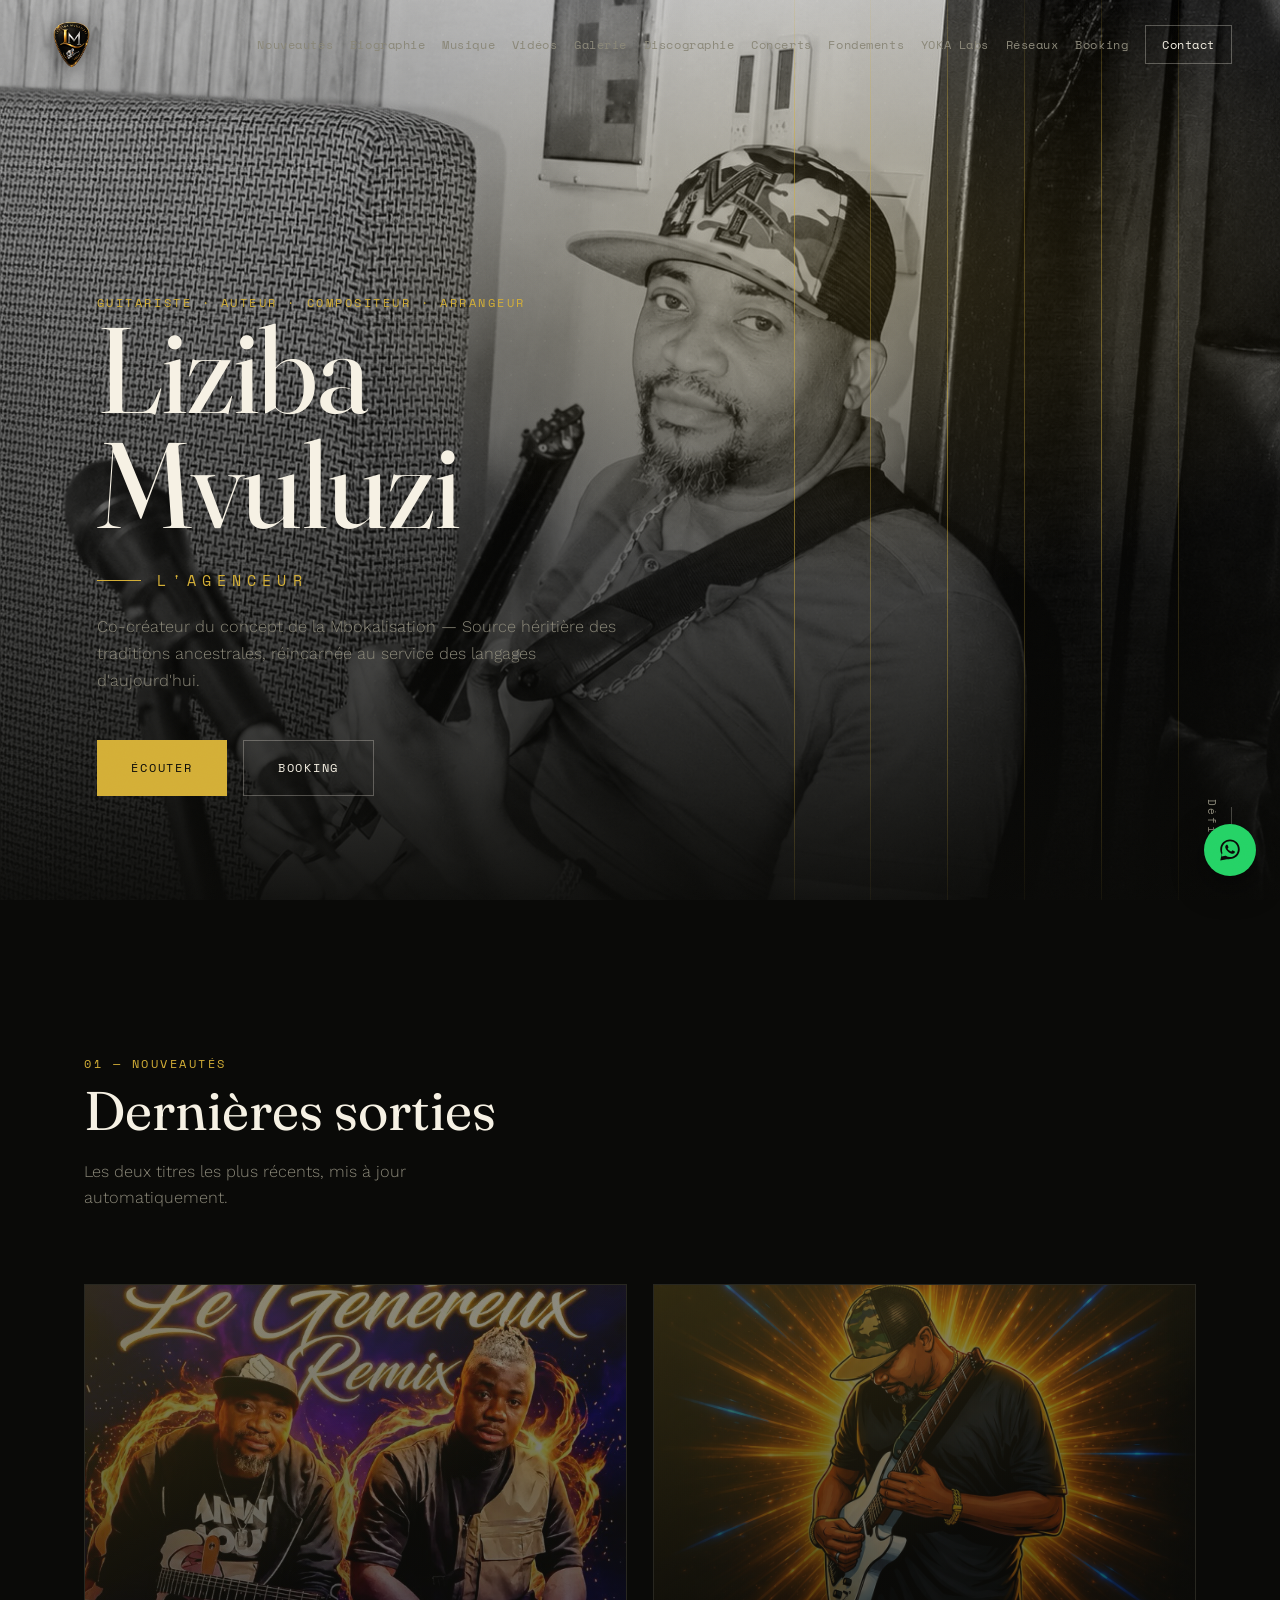
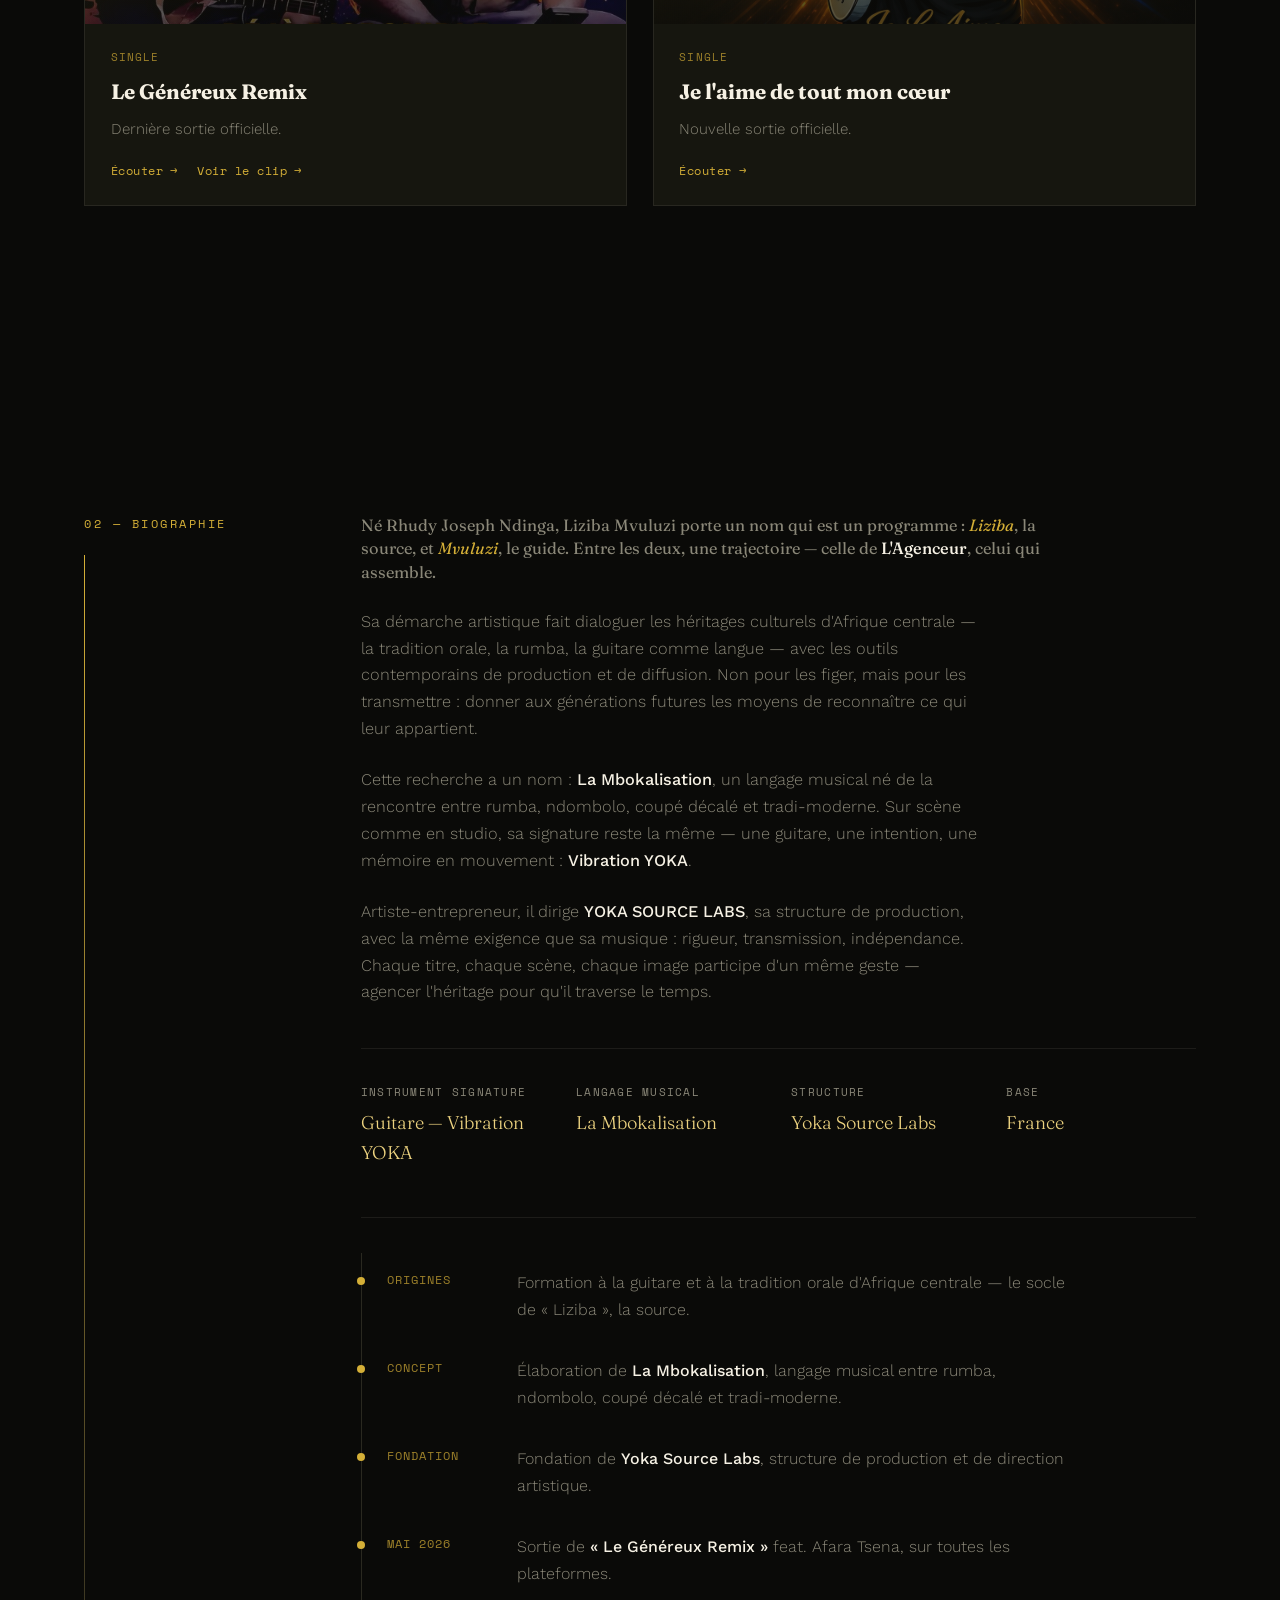
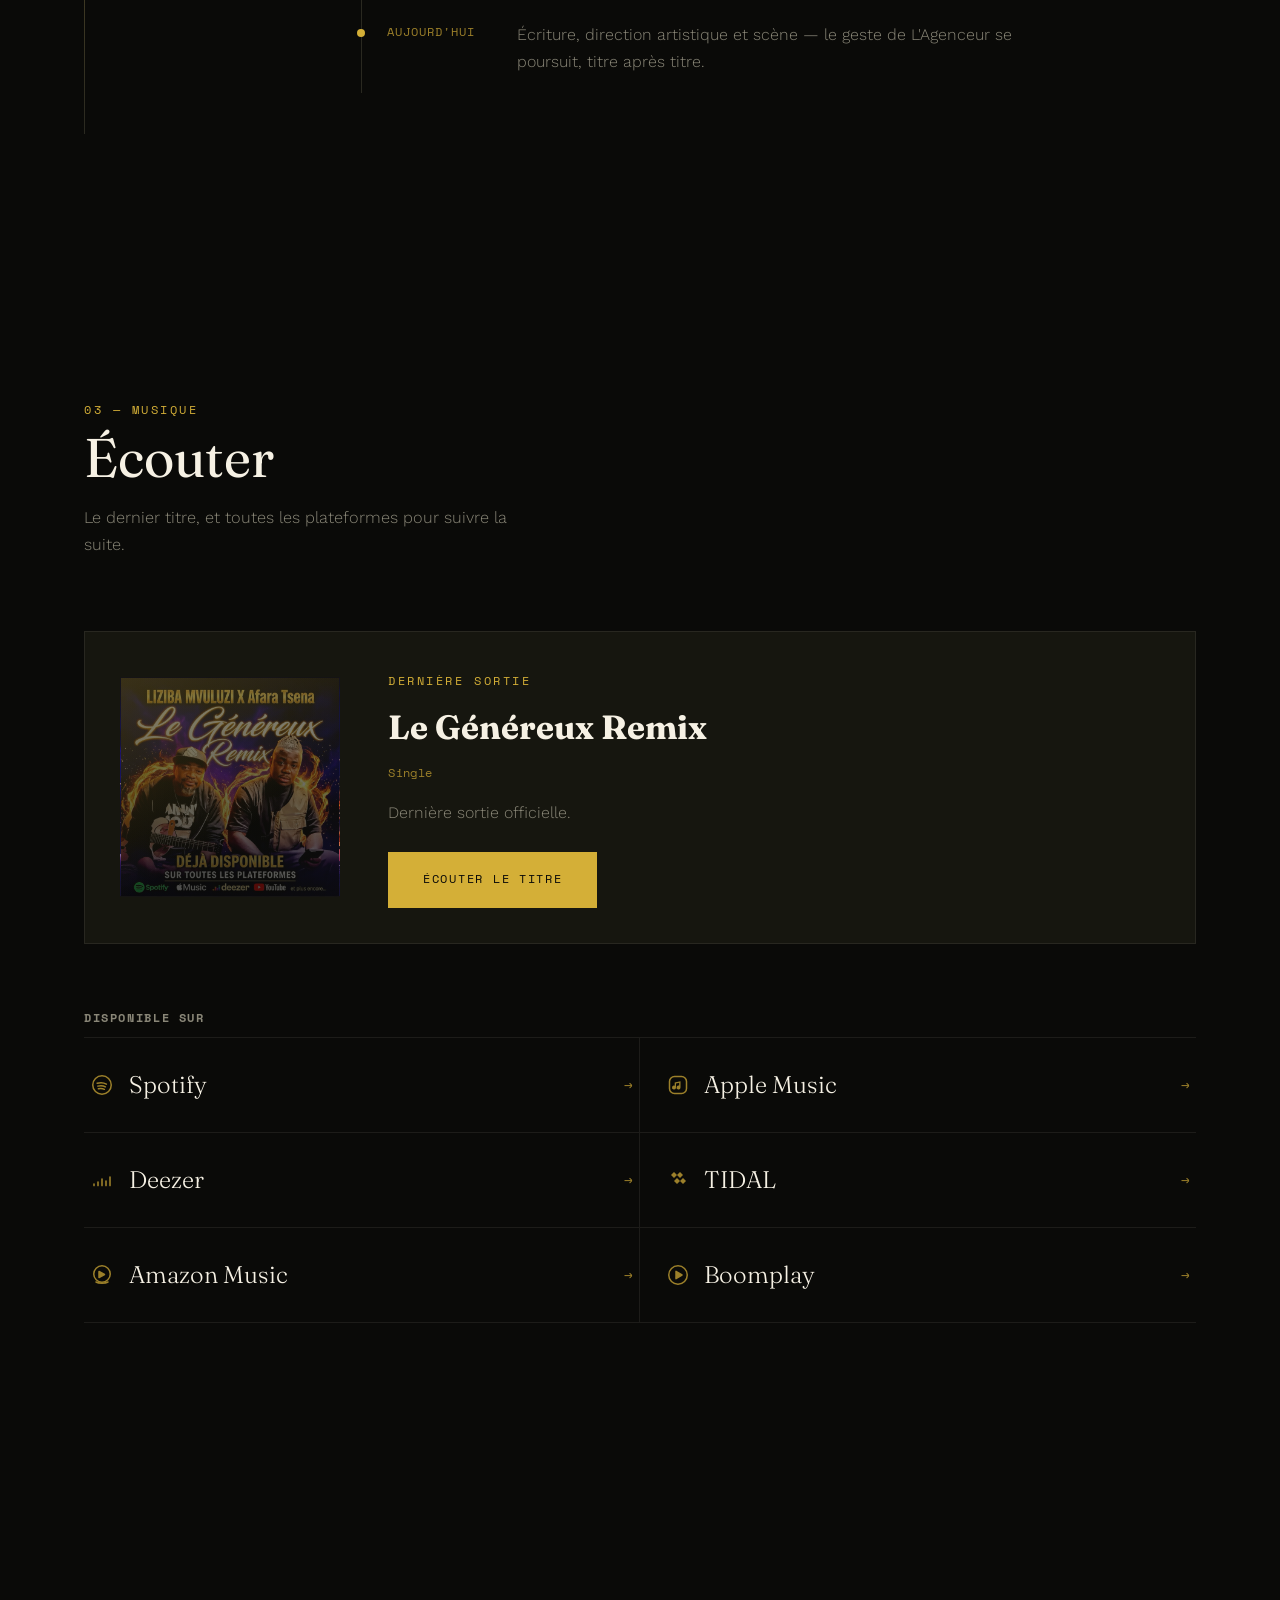
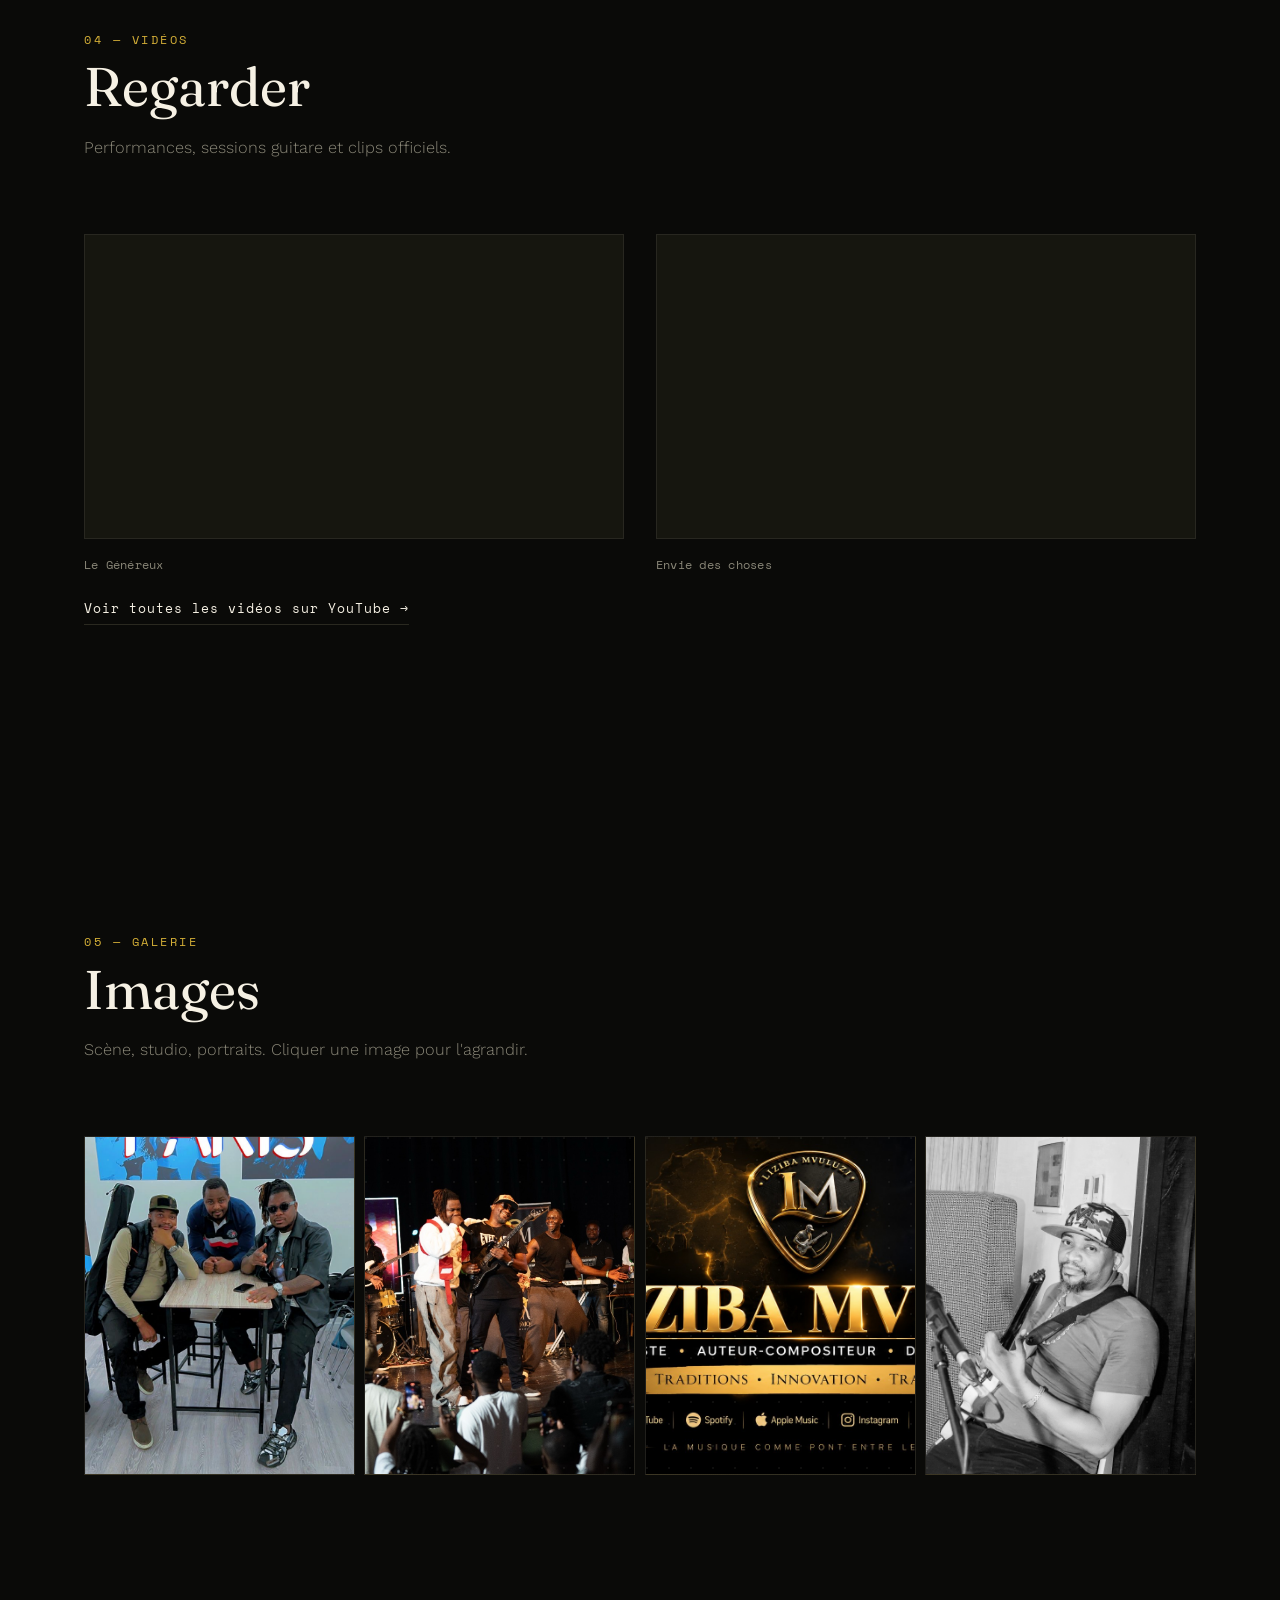
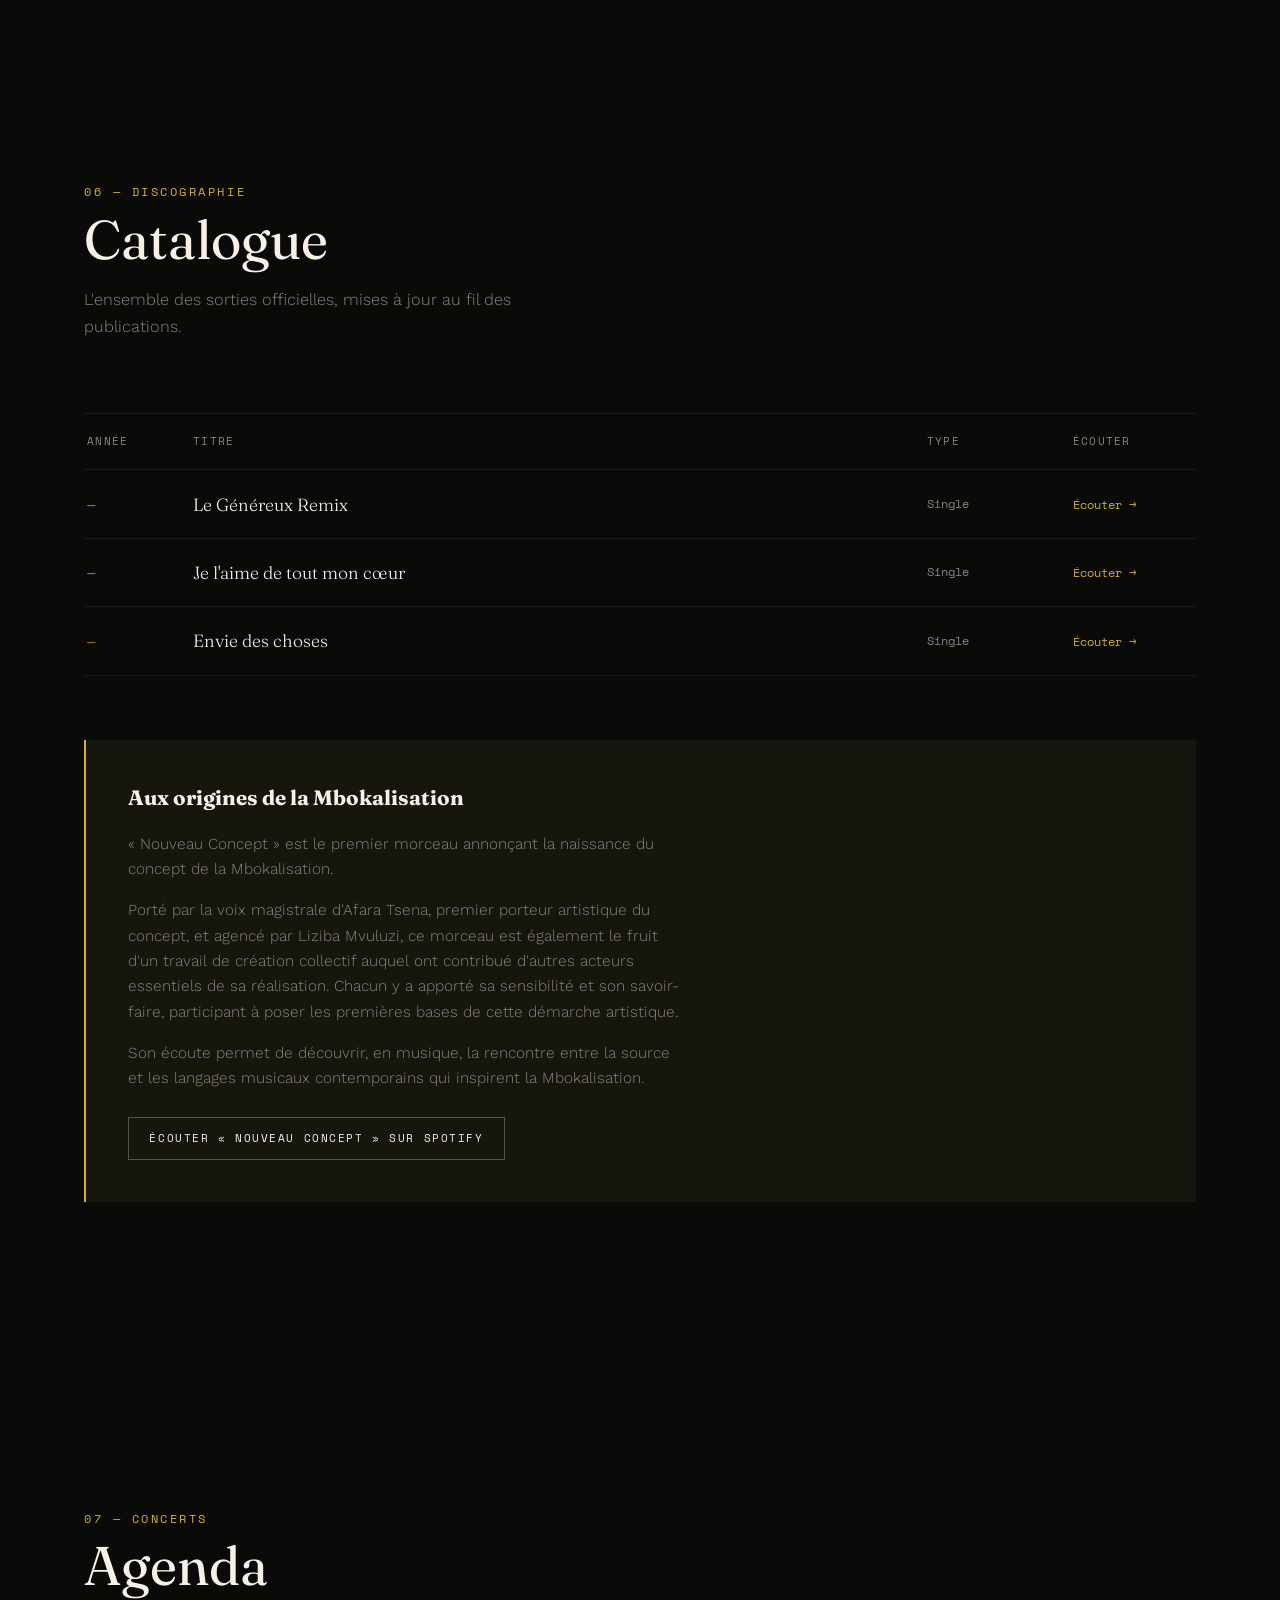
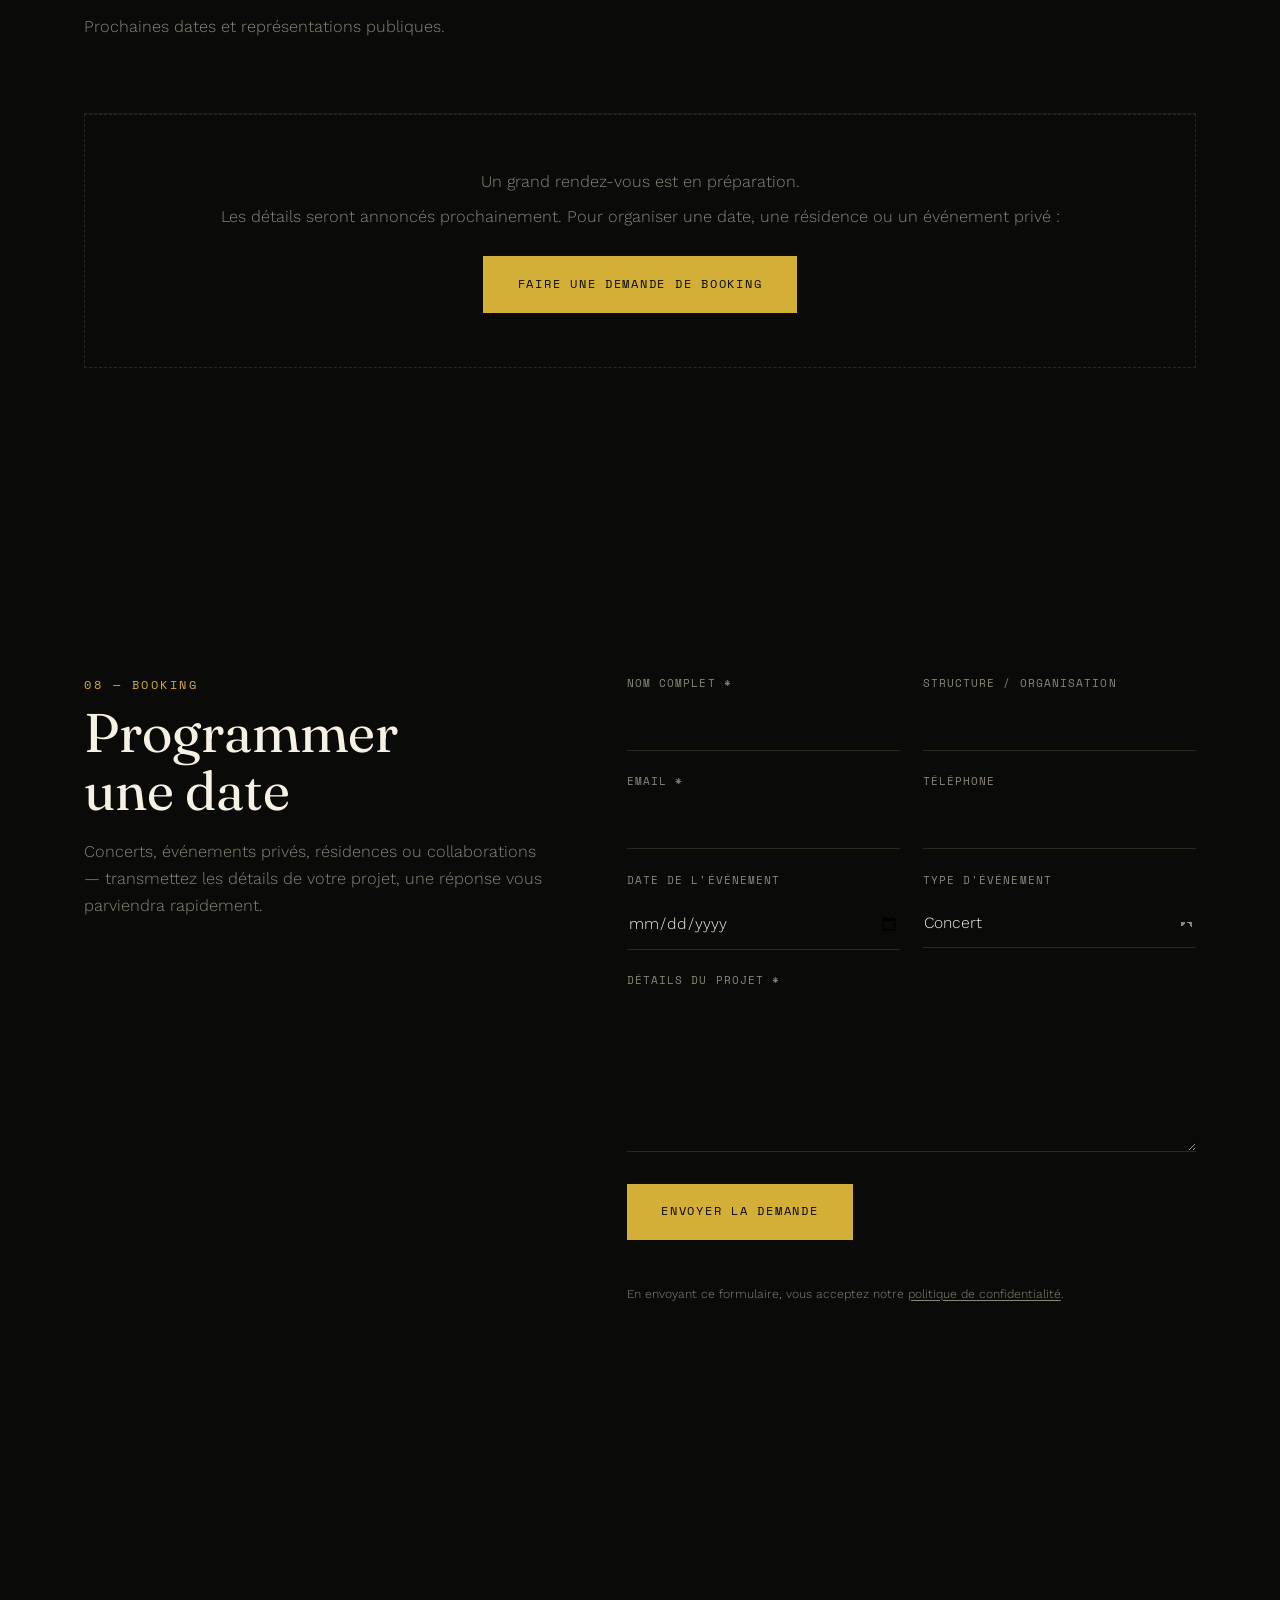
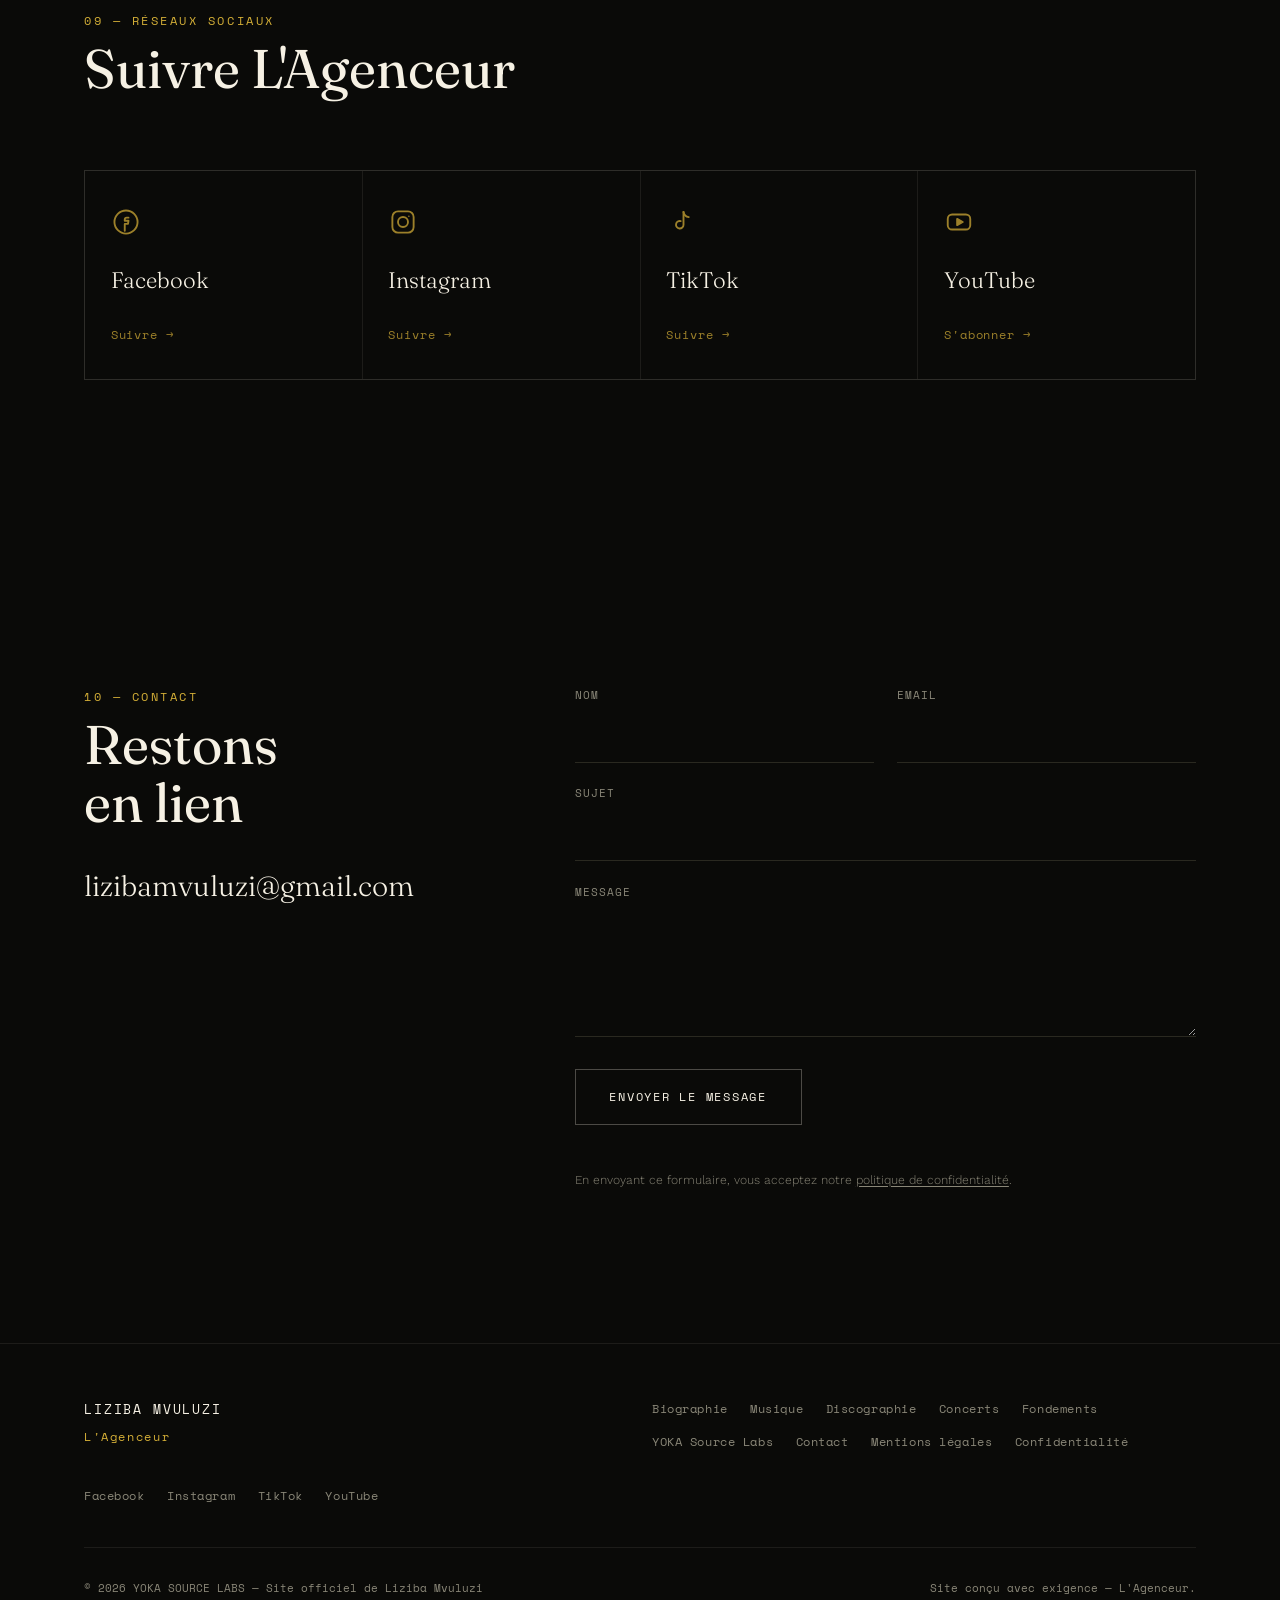
<file: index.html>
<!DOCTYPE html>
<html lang="fr">
<head>
<meta charset="UTF-8">
<meta name="viewport" content="width=device-width, initial-scale=1.0">
<title>Liziba Mvuluzi — L'Agenceur | Guitariste, Auteur-Compositeur, Arrangeur</title>
<meta name="description" content="Site officiel de Liziba Mvuluzi (Rhudy Joseph Ndinga), guitariste, auteur-compositeur, arrangeur et co-créateur de la Mbokalisation. Biographie, musique, vidéos, discographie et concerts.">
<meta name="keywords" content="Liziba Mvuluzi, Rhudy Joseph Ndinga, L'Agenceur, guitariste congolais, rumba congolaise, La Mbokalisation, musique africaine, auteur compositeur arrangeur, booking artiste">
<meta name="author" content="Liziba Mvuluzi">
<meta name="robots" content="index, follow, max-image-preview:large">
<meta name="theme-color" content="#0a0a08">
<!-- URL temporaire GitHub Pages en attendant l'achat et le branchement du domaine personnalisé définitif. Lors du passage à ce domaine, remplacer toutes les URLs ci-dessous (canonical, Open Graph, Twitter Card, Schema.org) par les URLs équivalentes sur le nouveau domaine, et mettre à jour sitemap.xml + robots.txt en conséquence. -->
<link rel="canonical" href="https://lizibamvuluzi.github.io/liziba-mvuluzi-site/">

<!-- ===== Open Graph ===== -->
<meta property="og:type" content="website">
<meta property="og:title" content="Liziba Mvuluzi — L'Agenceur">
<meta property="og:description" content="Guitariste, auteur-compositeur, arrangeur. Co-créateur du concept de la Mbokalisation — source héritière des traditions ancestrales, réincarnée au service des langages d'aujourd'hui.">
<meta property="og:image" content="https://lizibamvuluzi.github.io/liziba-mvuluzi-site/assets/images/social/og-cover.jpg">
<meta property="og:image:alt" content="Liziba Mvuluzi — L'Agenceur, guitariste et auteur-compositeur">
<meta property="og:image:width" content="1200">
<meta property="og:image:height" content="630">
<meta property="og:url" content="https://lizibamvuluzi.github.io/liziba-mvuluzi-site/">
<meta property="og:site_name" content="Liziba Mvuluzi">
<meta property="og:locale" content="fr_FR">

<!-- ===== Twitter Cards ===== -->
<meta name="twitter:card" content="summary_large_image">
<meta name="twitter:title" content="Liziba Mvuluzi — L'Agenceur">
<meta name="twitter:description" content="Guitariste, auteur-compositeur, arrangeur. Co-créateur du concept de la Mbokalisation.">
<meta name="twitter:image" content="https://lizibamvuluzi.github.io/liziba-mvuluzi-site/assets/images/social/og-cover.jpg">
<meta name="twitter:image:alt" content="Liziba Mvuluzi — L'Agenceur, guitariste et auteur-compositeur">

<!-- ===== Favicon / PWA ===== -->
<link rel="icon" type="image/svg+xml" href="assets/icons/favicon.svg">
<link rel="icon" type="image/png" sizes="32x32" href="assets/icons/favicon-32.png">
<link rel="apple-touch-icon" sizes="180x180" href="assets/icons/apple-touch-icon.png">
<link rel="manifest" href="manifest.json">
<meta name="apple-mobile-web-app-capable" content="yes">
<meta name="apple-mobile-web-app-status-bar-style" content="black-translucent">
<meta name="apple-mobile-web-app-title" content="Liziba Mvuluzi">

<!-- ===== Performance : préconnexions ===== -->
<link rel="preconnect" href="https://fonts.googleapis.com">
<link rel="preconnect" href="https://fonts.gstatic.com" crossorigin>
<link rel="preconnect" href="https://www.youtube-nocookie.com">
<link href="https://fonts.googleapis.com/css2?family=Fraunces:ital,opsz,wght@0,9..144,300;0,9..144,400;0,9..144,500;0,9..144,600;1,9..144,400&family=Work+Sans:wght@300;400;500;600&family=Space+Mono:wght@400;700&display=swap" rel="stylesheet">

<link rel="stylesheet" href="css/style.css">

<!-- ===== Schema.org : Person ===== -->
<script type="application/ld+json">
{
  "@context": "https://schema.org",
  "@type": "Person",
  "name": "Liziba Mvuluzi",
  "alternateName": ["Rhudy Joseph Ndinga", "L'Agenceur"],
  "url": "https://lizibamvuluzi.github.io/liziba-mvuluzi-site/",
  "image": "https://lizibamvuluzi.github.io/liziba-mvuluzi-site/assets/images/social/og-cover.jpg",
  "jobTitle": ["Guitariste", "Auteur-compositeur", "Arrangeur", "Directeur artistique"],
  "description": "Guitariste, auteur-compositeur et arrangeur. Co-créateur du langage musical La Mbokalisation, il fait dialoguer les héritages culturels d'Afrique centrale avec les outils contemporains.",
  "nationality": "Congolaise",
  "sameAs": [
    "https://www.facebook.com/lizibamvuluzi01",
    "https://www.instagram.com/lizibamvuluzi",
    "https://www.tiktok.com/@lizibamvuluzi",
    "https://youtube.com/@lizibamvuluzi",
    "https://open.spotify.com/artist/60rY5DDiCbVMoLl6PeUVyl",
    "https://music.apple.com/fr/artist/liziba-mvuluzi/1813984515",
    "https://link.deezer.com/s/340E7vIZbh4JHc9Gb6iJ9",
    "https://tidal.com/@lizibamvuluzi",
    "https://music.amazon.fr/artists/B0FBMFZMFV",
    "https://www.boomplay.com/share/shareUser/195740241?srModel=COPYLINK&share_content=user&share_channel=copylink&share_platform=ios&srList=IOS"
  ]
}
</script>
<!-- ===== Schema.org : MusicGroup ===== -->
<script type="application/ld+json">
{
  "@context": "https://schema.org",
  "@type": "MusicGroup",
  "name": "Liziba Mvuluzi",
  "genre": ["Rumba congolaise", "La Mbokalisation", "Musique africaine contemporaine"],
  "url": "https://lizibamvuluzi.github.io/liziba-mvuluzi-site/",
  "album": {
    "@type": "MusicRecording",
    "name": "Le Généreux Remix",
    "byArtist": "Liziba Mvuluzi feat. Afara Tsena",
    "datePublished": "2026-05-23"
  }
}
</script>
</head>
<body>

<!-- Lien d'évitement — accessibilité clavier -->
<a class="skip-link" href="#contenu">Aller au contenu principal</a>

<!-- Grain overlay décoratif -->
<div class="grain" aria-hidden="true"></div>

<!-- ================================================================
     HEADER / NAVIGATION
     ================================================================ -->
<header class="site-header" id="siteHeader">
  <nav class="nav" aria-label="Navigation principale">
    <a href="#accueil" class="nav__mark" aria-label="Liziba Mvuluzi — Retour à l'accueil">
      <img src="assets/logos/logo.png" alt="Liziba Mvuluzi" class="nav__mark-logo" width="47" height="47">
    </a>
    <button class="nav__toggle" id="navToggle" aria-expanded="false" aria-controls="navMenu" aria-label="Ouvrir le menu de navigation">
      <span></span><span></span><span></span>
    </button>
    <ul class="nav__menu" id="navMenu">
      <li><a href="#nouveautes" data-nav>Nouveautés</a></li>
      <li><a href="#biographie" data-nav>Biographie</a></li>
      <li><a href="#musique" data-nav>Musique</a></li>
      <li><a href="#videos" data-nav>Vidéos</a></li>
      <li><a href="#galerie" data-nav>Galerie</a></li>
      <li><a href="#discographie" data-nav>Discographie</a></li>
      <li><a href="#concerts" data-nav>Concerts</a></li>
      <li><a href="pages/fondements.html">Fondements</a></li>
      <li><a href="pages/yoka-source-labs.html">YOKA Labs</a></li>
      <li><a href="#reseaux" data-nav>Réseaux</a></li>
      <li><a href="#booking" data-nav>Booking</a></li>
      <li><a href="#contact" class="nav__cta" data-nav>Contact</a></li>
    </ul>
  </nav>
</header>

<main id="contenu">

<!-- ================================================================
     1. HERO PREMIUM
     ================================================================ -->
<section class="hero" id="accueil">
  <div class="hero__strings" aria-hidden="true">
    <span></span><span></span><span></span><span></span><span></span><span></span>
  </div>

  <div class="hero__portrait">
    <!-- Portrait câblé en CSS (.hero__portrait-frame) — déposer hero-portrait.jpg dans /assets/images/hero/ -->
    <div class="hero__portrait-frame" role="img" aria-label="Portrait de Liziba Mvuluzi, guitare en main"></div>
  </div>

  <div class="hero__content">
    <p class="eyebrow reveal">Guitariste · Auteur · Compositeur · Arrangeur</p>
    <h1 class="hero__title reveal">
      <span class="hero__title-main">Liziba<br>Mvuluzi</span>
    </h1>
    <p class="hero__subtitle reveal"><span class="hero__rule" aria-hidden="true"></span>L'AGENCEUR</p>
    <p class="hero__baseline reveal">Co-créateur du concept de la Mbokalisation — Source héritière des traditions ancestrales, réincarnée au service des langages d'aujourd'hui.</p>
    <div class="hero__actions reveal">
      <a href="#musique" class="btn btn--gold">Écouter</a>
      <a href="#booking" class="btn btn--ghost">Booking</a>
    </div>
  </div>

  <a href="#biographie" class="hero__scroll" aria-label="Défiler vers la section Biographie">
    <span class="hero__scroll-line" aria-hidden="true"></span>
    <span>Défiler</span>
  </a>
</section>

<!-- ================================================================
     NOUVEAUTÉS — générée dynamiquement depuis data/releases.json
     (les 2 sorties les plus récentes ; voir js/main.js → renderNouveautes)
     ================================================================ -->
<section class="section nouveautes" id="nouveautes" aria-labelledby="nouveautes-title">
  <div class="section__inner">
    <div class="section__head reveal">
      <p class="eyebrow">01 — Nouveautés</p>
      <h2 id="nouveautes-title" class="section__title">Dernières sorties</h2>
      <p class="section__intro">Les deux titres les plus récents, mis à jour automatiquement.</p>
    </div>

    <!-- Contenu injecté par js/main.js (renderNouveautes) à partir de data/releases.json -->
    <div class="news-grid" id="newsGrid" aria-live="polite"></div>
  </div>
</section>

<!-- ================================================================
     2. BIOGRAPHIE COMPLÈTE
     ================================================================ -->
<section class="section biographie" id="biographie" aria-labelledby="bio-title">
  <div class="section__inner apropos__grid">
    <div class="apropos__label reveal">
      <p class="eyebrow">02 — Biographie</p>
      <div class="apropos__thread" aria-hidden="true"></div>
    </div>

    <div class="apropos__text">
      <h2 id="bio-title" class="visually-hidden">Biographie de Liziba Mvuluzi</h2>

      <p class="apropos__lead reveal">
        Né Rhudy Joseph Ndinga, Liziba Mvuluzi porte un nom qui est un programme :
        <em>Liziba</em>, la source, et <em>Mvuluzi</em>, le guide. Entre les deux,
        une trajectoire — celle de <strong>L'Agenceur</strong>, celui qui assemble.
      </p>
      <p class="reveal">
        Sa démarche artistique fait dialoguer les héritages culturels d'Afrique
        centrale — la tradition orale, la rumba, la guitare comme langue —
        avec les outils contemporains de production et de diffusion. Non pour
        les figer, mais pour les transmettre : donner aux générations futures
        les moyens de reconnaître ce qui leur appartient.
      </p>
      <p class="reveal">
        Cette recherche a un nom : <strong>La Mbokalisation</strong>, un langage
        musical né de la rencontre entre rumba, ndombolo, coupé décalé et
        tradi-moderne. Sur scène comme en studio, sa signature reste la même —
        une guitare, une intention, une mémoire en mouvement : <strong>Vibration
        YOKA</strong>.
      </p>
      <p class="reveal">
        Artiste-entrepreneur, il dirige <strong>YOKA SOURCE LABS</strong>, sa
        structure de production, avec la même exigence que sa musique :
        rigueur, transmission, indépendance. Chaque titre, chaque scène,
        chaque image participe d'un même geste — agencer l'héritage pour
        qu'il traverse le temps.
      </p>

      <!-- Faits marquants -->
      <div class="apropos__facts reveal">
        <div class="fact">
          <span class="fact__label">Instrument signature</span>
          <span class="fact__value">Guitare — Vibration YOKA</span>
        </div>
        <div class="fact">
          <span class="fact__label">Langage musical</span>
          <span class="fact__value">La Mbokalisation</span>
        </div>
        <div class="fact">
          <span class="fact__label">Structure</span>
          <span class="fact__value">Yoka Source Labs</span>
        </div>
        <div class="fact">
          <span class="fact__label">Base</span>
          <span class="fact__value">France</span>
        </div>
      </div>

      <!-- Parcours / repères -->
      <ol class="timeline reveal">
        <li class="timeline__item">
          <span class="timeline__marker" aria-hidden="true"></span>
          <span class="timeline__date">Origines</span>
          <span class="timeline__text">Formation à la guitare et à la tradition orale d'Afrique centrale — le socle de « Liziba », la source.</span>
        </li>
        <li class="timeline__item">
          <span class="timeline__marker" aria-hidden="true"></span>
          <span class="timeline__date">Concept</span>
          <span class="timeline__text">Élaboration de <strong>La Mbokalisation</strong>, langage musical entre rumba, ndombolo, coupé décalé et tradi-moderne.</span>
        </li>
        <li class="timeline__item">
          <span class="timeline__marker" aria-hidden="true"></span>
          <span class="timeline__date">Fondation</span>
          <span class="timeline__text">Fondation de <strong>Yoka Source Labs</strong>, structure de production et de direction artistique.</span>
        </li>
        <li class="timeline__item">
          <span class="timeline__marker" aria-hidden="true"></span>
          <span class="timeline__date">Mai 2026</span>
          <span class="timeline__text">Sortie de <strong>« Le Généreux Remix »</strong> feat. Afara Tsena, sur toutes les plateformes.</span>
        </li>
        <li class="timeline__item">
          <span class="timeline__marker" aria-hidden="true"></span>
          <span class="timeline__date">Aujourd'hui</span>
          <span class="timeline__text">Écriture, direction artistique et scène — le geste de L'Agenceur se poursuit, titre après titre.</span>
        </li>
      </ol>
    </div>
  </div>
</section>

<!-- ================================================================
     3. MUSIQUE — albums, singles, plateformes
     ================================================================ -->
<section class="section musique" id="musique" aria-labelledby="musique-title">
  <div class="section__inner">
    <div class="section__head reveal">
      <p class="eyebrow">03 — Musique</p>
      <h2 id="musique-title" class="section__title">Écouter</h2>
      <p class="section__intro">Le dernier titre, et toutes les plateformes pour suivre la suite.</p>
    </div>

    <!-- Titre à la une — rendu dynamiquement depuis data/releases.json (renderFeaturedRelease) -->
    <div class="featured-release reveal" id="featuredRelease">
      <div class="featured-release__art" id="featuredReleaseArt" aria-hidden="true"></div>
      <div class="featured-release__body">
        <span class="eyebrow">Dernière sortie</span>
        <h3 class="featured-release__title" id="featuredReleaseTitle">Le Généreux Remix</h3>
        <p class="featured-release__meta" id="featuredReleaseMeta">Single</p>
        <p class="featured-release__desc" id="featuredReleaseDesc">Dernière sortie officielle.</p>
        <a href="#" class="btn btn--gold" id="featuredReleaseLink" target="_blank" rel="noopener">Écouter le titre</a>
      </div>
    </div>

    <!-- Grille des plateformes — rendue dynamiquement depuis data/socials.json (group: streaming) -->
    <h3 class="platforms__label reveal">Disponible sur</h3>
    <div class="platforms" id="platformsGrid"></div>
  </div>
</section>

<!-- ================================================================
     4. VIDÉOS YOUTUBE
     ================================================================ -->
<section class="section videos" id="videos" aria-labelledby="videos-title">
  <div class="section__inner">
    <div class="section__head reveal">
      <p class="eyebrow">04 — Vidéos</p>
      <h2 id="videos-title" class="section__title">Regarder</h2>
      <p class="section__intro">Performances, sessions guitare et clips officiels.</p>
    </div>

    <!-- Contenu injecté par js/main.js (renderVideos) à partir de data/videos.json -->
    <div class="video-grid" id="videoGrid" aria-live="polite"></div>

    <a class="link-more reveal" href="https://www.youtube.com/" target="_blank" rel="noopener">Voir toutes les vidéos sur YouTube →</a>
  </div>
</section>

<!-- ================================================================
     5. GALERIE PHOTOS — avec lightbox
     ================================================================ -->
<section class="section galerie" id="galerie" aria-labelledby="galerie-title">
  <div class="section__inner">
    <div class="section__head reveal">
      <p class="eyebrow">05 — Galerie</p>
      <h2 id="galerie-title" class="section__title">Images</h2>
      <p class="section__intro">Scène, studio, portraits. Cliquer une image pour l'agrandir.</p>
    </div>

    <!-- Emplacements définitifs — déposer gallery-01.jpg à gallery-04.jpg dans /assets/images/gallery/
         Ajuster data-caption et alt une fois le sujet de chaque photo connu. -->
    <div class="gallery" id="gallery">
      <button class="gallery__item reveal" type="button" data-caption="Liziba Mvuluzi — Scène">
        <img src="assets/images/gallery/gallery-01.jpg" alt="Liziba Mvuluzi en scène" loading="lazy">
      </button>
      <button class="gallery__item reveal" type="button" data-caption="Liziba Mvuluzi — Studio">
        <img src="assets/images/gallery/gallery-02.jpg" alt="Liziba Mvuluzi en session studio" loading="lazy">
      </button>
      <button class="gallery__item reveal" type="button" data-caption="Vibration YOKA — Détail guitare">
        <img src="assets/images/gallery/gallery-03.jpg" alt="Détail de la guitare signature Vibration YOKA" loading="lazy">
      </button>
      <button class="gallery__item reveal" type="button" data-caption="Portrait officiel">
        <img src="assets/images/gallery/gallery-04.jpg" alt="Portrait officiel de Liziba Mvuluzi" loading="lazy">
      </button>
    </div>
  </div>
</section>

<!-- ================================================================
     6. DISCOGRAPHIE
     ================================================================ -->
<section class="section discographie" id="discographie" aria-labelledby="disco-title">
  <div class="section__inner">
    <div class="section__head reveal">
      <p class="eyebrow">06 — Discographie</p>
      <h2 id="disco-title" class="section__title">Catalogue</h2>
      <p class="section__intro">L'ensemble des sorties officielles, mises à jour au fil des publications.</p>
    </div>

    <div class="discography reveal" role="table" aria-label="Discographie de Liziba Mvuluzi">
      <div class="discography__row discography__row--head" role="row">
        <span role="columnheader">Année</span>
        <span role="columnheader">Titre</span>
        <span role="columnheader">Type</span>
        <span role="columnheader">Écouter</span>
      </div>
      <!-- Lignes injectées par js/main.js (renderDiscography) à partir de data/releases.json -->
      <div id="discographyBody" role="rowgroup"></div>
    </div>

    <div class="discography__origin reveal">
      <h3 class="discography__origin-title">Aux origines de la Mbokalisation</h3>
      <p>« Nouveau Concept » est le premier morceau annonçant la naissance du concept de la Mbokalisation.</p>
      <p>Porté par la voix magistrale d'Afara Tsena, premier porteur artistique du concept, et agencé par Liziba Mvuluzi, ce morceau est également le fruit d'un travail de création collectif auquel ont contribué d'autres acteurs essentiels de sa réalisation. Chacun y a apporté sa sensibilité et son savoir-faire, participant à poser les premières bases de cette démarche artistique.</p>
      <p>Son écoute permet de découvrir, en musique, la rencontre entre la source et les langages musicaux contemporains qui inspirent la Mbokalisation.</p>
      <a href="https://open.spotify.com/track/3nPlERkKmF7I5IFuF1Gooa" class="btn btn--ghost btn--sm" target="_blank" rel="noopener">Écouter « Nouveau Concept » sur Spotify</a>
    </div>
  </div>
</section>

<!-- ================================================================
     7. CONCERTS / AGENDA
     ================================================================ -->
<section class="section concerts" id="concerts" aria-labelledby="concerts-title">
  <div class="section__inner">
    <div class="section__head reveal">
      <p class="eyebrow">07 — Concerts</p>
      <h2 id="concerts-title" class="section__title">Agenda</h2>
      <p class="section__intro">Prochaines dates et représentations publiques.</p>
    </div>

    <!-- Rendu dynamique par js/main.js (renderConcerts) à partir de data/concerts.json :
         tableau vide → état ci-dessous conservé ; sinon, remplacé par les dates réelles. -->
    <div class="agenda reveal" id="agenda">
      <div class="agenda__empty" id="agendaEmpty">
        <p>Un grand rendez-vous est en préparation.</p>
        <p class="agenda__empty-sub">Les détails seront annoncés prochainement. Pour organiser une date, une résidence ou un événement privé :</p>
        <a href="#booking" class="btn btn--gold">Faire une demande de booking</a>
      </div>
    </div>
  </div>
</section>

<!-- ================================================================
     8. BOOKING PROFESSIONNEL
     ================================================================ -->
<section class="section booking" id="booking" aria-labelledby="booking-title">
  <div class="section__inner booking__grid">
    <div class="booking__intro reveal">
      <p class="eyebrow">08 — Booking</p>
      <h2 id="booking-title" class="section__title">Programmer<br>une date</h2>
      <p class="section__text">
        Concerts, événements privés, résidences ou collaborations —
        transmettez les détails de votre projet, une réponse vous
        parviendra rapidement.
      </p>
    </div>

    <form class="booking__form reveal" id="bookingForm" novalidate>
      <div class="form-row">
        <div class="form-field">
          <label for="bk-name">Nom complet <span aria-hidden="true">*</span></label>
          <input type="text" id="bk-name" name="name" required autocomplete="name">
        </div>
        <div class="form-field">
          <label for="bk-org">Structure / organisation</label>
          <input type="text" id="bk-org" name="organization" autocomplete="organization">
        </div>
      </div>
      <div class="form-row">
        <div class="form-field">
          <label for="bk-email">Email <span aria-hidden="true">*</span></label>
          <input type="email" id="bk-email" name="email" required autocomplete="email">
        </div>
        <div class="form-field">
          <label for="bk-phone">Téléphone</label>
          <input type="tel" id="bk-phone" name="phone" autocomplete="tel">
        </div>
      </div>
      <div class="form-row">
        <div class="form-field">
          <label for="bk-date">Date de l'événement</label>
          <input type="date" id="bk-date" name="date">
        </div>
        <div class="form-field">
          <label for="bk-type">Type d'événement</label>
          <select id="bk-type" name="type">
            <option value="concert">Concert</option>
            <option value="prive">Événement privé</option>
            <option value="festival">Festival</option>
            <option value="collaboration">Collaboration artistique</option>
            <option value="autre">Autre</option>
          </select>
        </div>
      </div>
      <div class="form-field">
        <label for="bk-message">Détails du projet <span aria-hidden="true">*</span></label>
        <textarea id="bk-message" name="message" rows="5" required></textarea>
      </div>
      <button type="submit" class="btn btn--gold">Envoyer la demande</button>
      <p class="form-status" id="bookingStatus" role="status" aria-live="polite"></p>
      <p class="form-consent">En envoyant ce formulaire, vous acceptez notre <a href="pages/politique-confidentialite.html">politique de confidentialité</a>.</p>
    </form>
  </div>
</section>

<!-- ================================================================
     9. RÉSEAUX SOCIAUX
     ================================================================ -->
<section class="section reseaux" id="reseaux" aria-labelledby="reseaux-title">
  <div class="section__inner">
    <div class="section__head reveal">
      <p class="eyebrow">09 — Réseaux sociaux</p>
      <h2 id="reseaux-title" class="section__title">Suivre L'Agenceur</h2>
    </div>

    <!-- Rendu par js/main.js (renderSocialCards) depuis data/socials.json (group: "social") -->
    <div class="socials-grid" id="socialsGrid"></div>
  </div>
</section>

<!-- ================================================================
     10. CONTACT
     ================================================================ -->
<section class="section contact" id="contact" aria-labelledby="contact-title">
  <div class="section__inner contact__grid">
    <div class="reveal">
      <p class="eyebrow">10 — Contact</p>
      <h2 id="contact-title" class="section__title">Restons<br>en lien</h2>
      <div class="contact__details">
        <a class="contact__link" id="contactEmailLink" href="mailto:lizibamvuluzi@gmail.com">lizibamvuluzi@gmail.com</a>
      </div>
    </div>

    <form class="contact__form reveal" id="contactForm" novalidate>
      <div class="form-row">
        <div class="form-field">
          <label for="ct-name">Nom</label>
          <input type="text" id="ct-name" name="name" required autocomplete="name">
        </div>
        <div class="form-field">
          <label for="ct-email">Email</label>
          <input type="email" id="ct-email" name="email" required autocomplete="email">
        </div>
      </div>
      <div class="form-field">
        <label for="ct-subject">Sujet</label>
        <input type="text" id="ct-subject" name="subject" autocomplete="off">
      </div>
      <div class="form-field">
        <label for="ct-message">Message</label>
        <textarea id="ct-message" name="message" rows="4" required></textarea>
      </div>
      <button type="submit" class="btn btn--ghost">Envoyer le message</button>
      <p class="form-status" id="contactStatus" role="status" aria-live="polite"></p>
      <p class="form-consent">En envoyant ce formulaire, vous acceptez notre <a href="pages/politique-confidentialite.html">politique de confidentialité</a>.</p>
    </form>
  </div>
</section>

</main>

<!-- ================================================================
     12. FOOTER PREMIUM
     ================================================================ -->
<footer class="site-footer">
  <div class="site-footer__inner">
    <div class="site-footer__brand">
      <span class="site-footer__mark">LIZIBA MVULUZI</span>
      <span class="site-footer__tag">L'Agenceur</span>
    </div>

    <nav class="site-footer__nav" aria-label="Navigation du pied de page">
      <a href="#biographie">Biographie</a>
      <a href="#musique">Musique</a>
      <a href="#discographie">Discographie</a>
      <a href="#concerts">Concerts</a>
      <a href="pages/fondements.html">Fondements</a>
      <a href="pages/yoka-source-labs.html">YOKA Source Labs</a>
      <a href="#contact">Contact</a>
      <a href="pages/mentions-legales.html">Mentions légales</a>
      <a href="pages/politique-confidentialite.html">Confidentialité</a>
    </nav>

    <div class="site-footer__socials" id="footerSocials"></div>

    <div class="site-footer__legal">
      <span class="site-footer__copy">© <span id="year"></span> YOKA SOURCE LABS — Site officiel de Liziba Mvuluzi</span>
      <span class="site-footer__credit">Site conçu avec exigence — L'Agenceur.</span>
    </div>
  </div>
</footer>

<!-- ================================================================
     ÉLÉMENTS FLOTTANTS : WhatsApp, Retour en haut
     ================================================================ -->
<!-- Le href par défaut est un repli statique ; js/main.js (applyArtistContact) le met à jour depuis data/artist.json au chargement. -->
<a href="https://wa.me/message/D6UYXL7U7JS4K1" id="whatsappFloatBtn" class="float-btn float-btn--whatsapp" target="_blank" rel="noopener" aria-label="Contacter sur WhatsApp">
  <svg viewBox="0 0 32 32" aria-hidden="true" focusable="false"><path fill="currentColor" d="M16.02 3C9.4 3 4 8.36 4 15c0 2.3.65 4.44 1.77 6.27L4 29l7.94-1.72A11.9 11.9 0 0 0 16.02 27C22.63 27 28 21.64 28 15S22.63 3 16.02 3zm0 21.7c-1.94 0-3.75-.55-5.29-1.5l-.38-.23-4.7 1.02 1.03-4.6-.25-.4A9.62 9.62 0 0 1 6.3 15c0-5.36 4.36-9.7 9.72-9.7 5.35 0 9.7 4.34 9.7 9.7s-4.35 9.7-9.7 9.7zm5.34-7.27c-.29-.15-1.73-.85-2-.95-.27-.1-.46-.15-.66.15-.2.29-.76.95-.93 1.14-.17.2-.34.22-.63.07-.29-.15-1.22-.45-2.32-1.43-.86-.76-1.44-1.71-1.61-2-.17-.29-.02-.45.13-.6.13-.13.29-.34.44-.51.15-.17.2-.29.29-.49.1-.2.05-.37-.02-.51-.07-.15-.66-1.59-.9-2.18-.24-.57-.48-.49-.66-.5h-.56c-.2 0-.51.07-.78.37-.27.29-1.02 1-1.02 2.44s1.05 2.83 1.2 3.03c.15.2 2.07 3.16 5.02 4.43.7.3 1.25.48 1.68.61.7.22 1.34.19 1.84.12.56-.08 1.73-.71 1.98-1.39.24-.68.24-1.27.17-1.39-.07-.12-.26-.2-.55-.34z"/></svg>
</a>

<button type="button" class="float-btn float-btn--top" id="backToTop" aria-label="Retour en haut de page">
  <svg viewBox="0 0 24 24" aria-hidden="true" focusable="false"><path fill="currentColor" d="M12 5l-7 7h4v7h6v-7h4z"/></svg>
</button>

<!-- ================================================================
     LIGHTBOX GALERIE
     ================================================================ -->
<div class="lightbox" id="lightbox" role="dialog" aria-modal="true" aria-label="Visionneuse d'image" hidden>
  <button type="button" class="lightbox__close" id="lightboxClose" aria-label="Fermer la visionneuse">
    <svg viewBox="0 0 24 24" aria-hidden="true" focusable="false"><path fill="none" stroke="currentColor" stroke-width="1.5" stroke-linecap="round" d="M5 5l14 14M19 5L5 19"/></svg>
  </button>
  <button type="button" class="lightbox__prev" id="lightboxPrev" aria-label="Image précédente">
    <svg viewBox="0 0 24 24" aria-hidden="true" focusable="false"><path fill="none" stroke="currentColor" stroke-width="1.5" stroke-linecap="round" stroke-linejoin="round" d="M15 5l-7 7 7 7"/></svg>
  </button>
  <div class="lightbox__stage">
    <div class="lightbox__image" id="lightboxImage" role="img"></div>
    <p class="lightbox__caption" id="lightboxCaption"></p>
  </div>
  <button type="button" class="lightbox__next" id="lightboxNext" aria-label="Image suivante">
    <svg viewBox="0 0 24 24" aria-hidden="true" focusable="false"><path fill="none" stroke="currentColor" stroke-width="1.5" stroke-linecap="round" stroke-linejoin="round" d="M9 5l7 7-7 7"/></svg>
  </button>
</div>

<script src="js/main.js" defer></script>
</body>
</html>
</file>
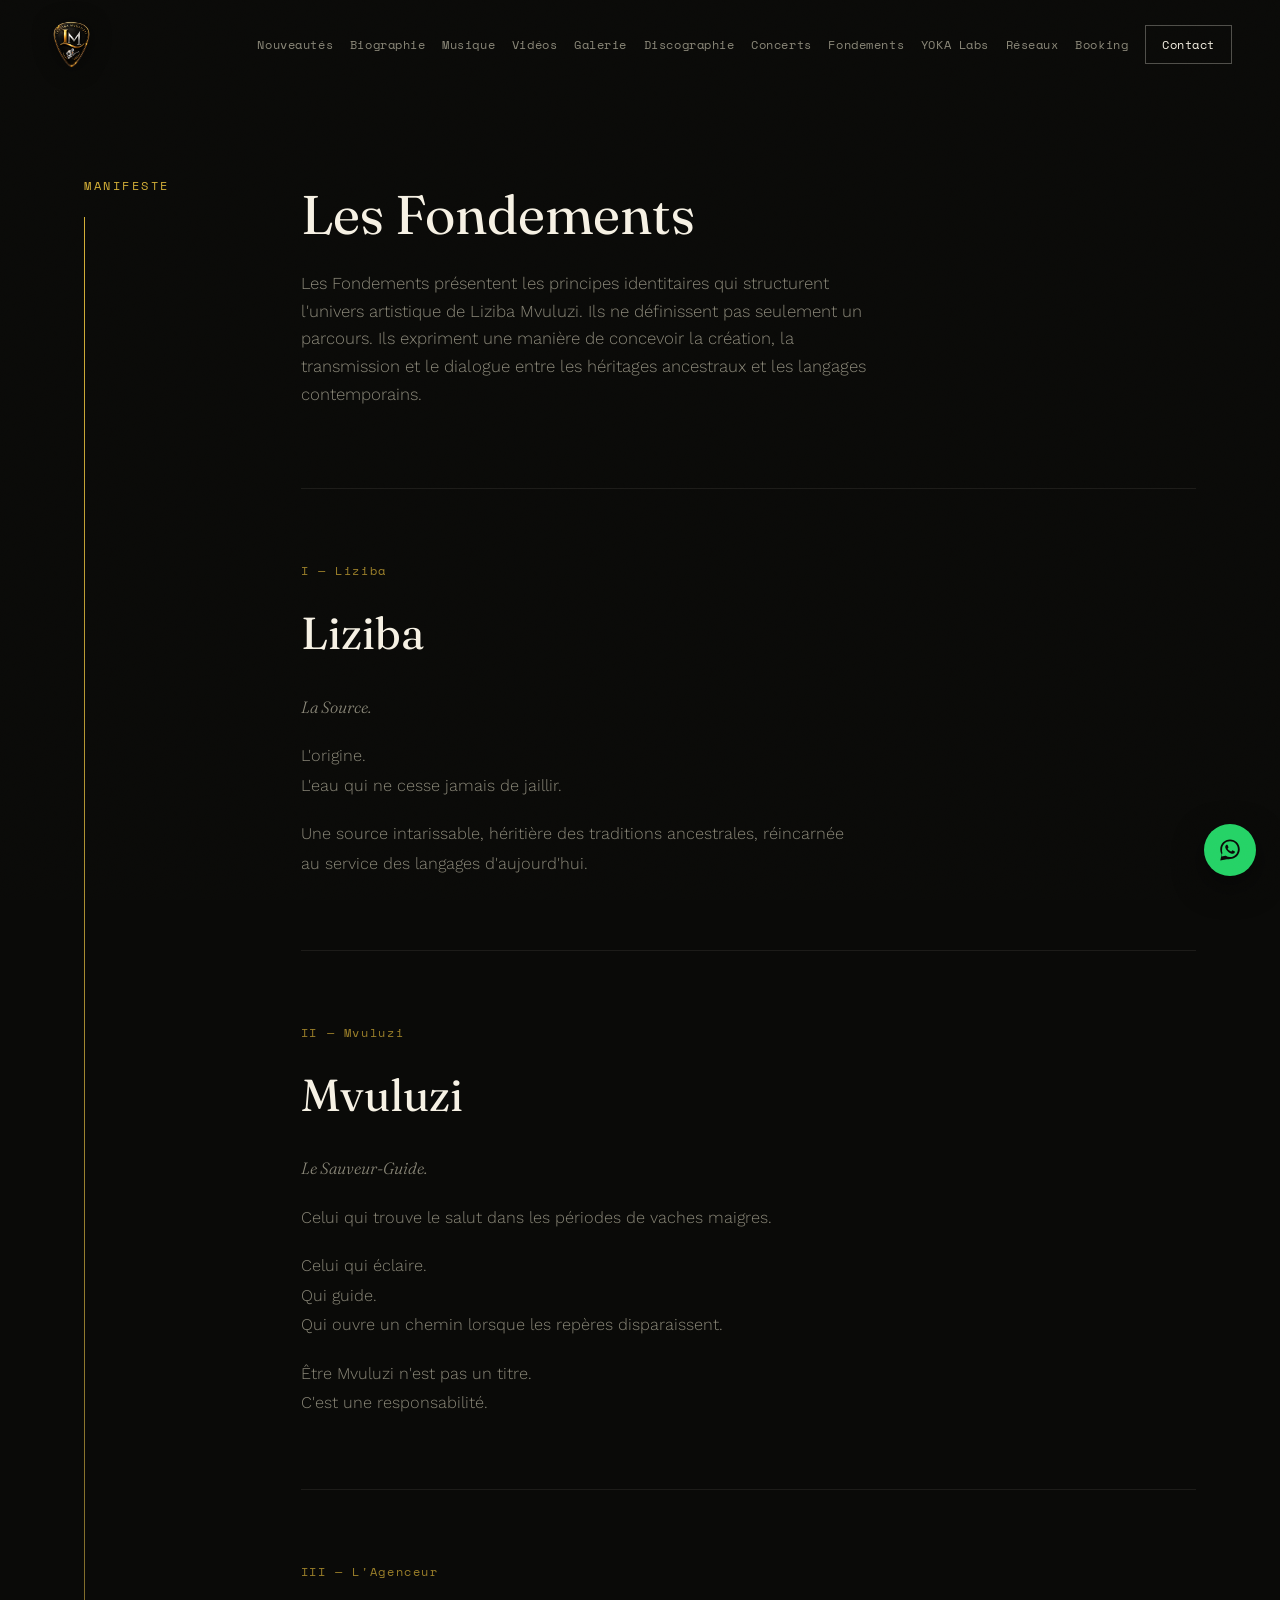
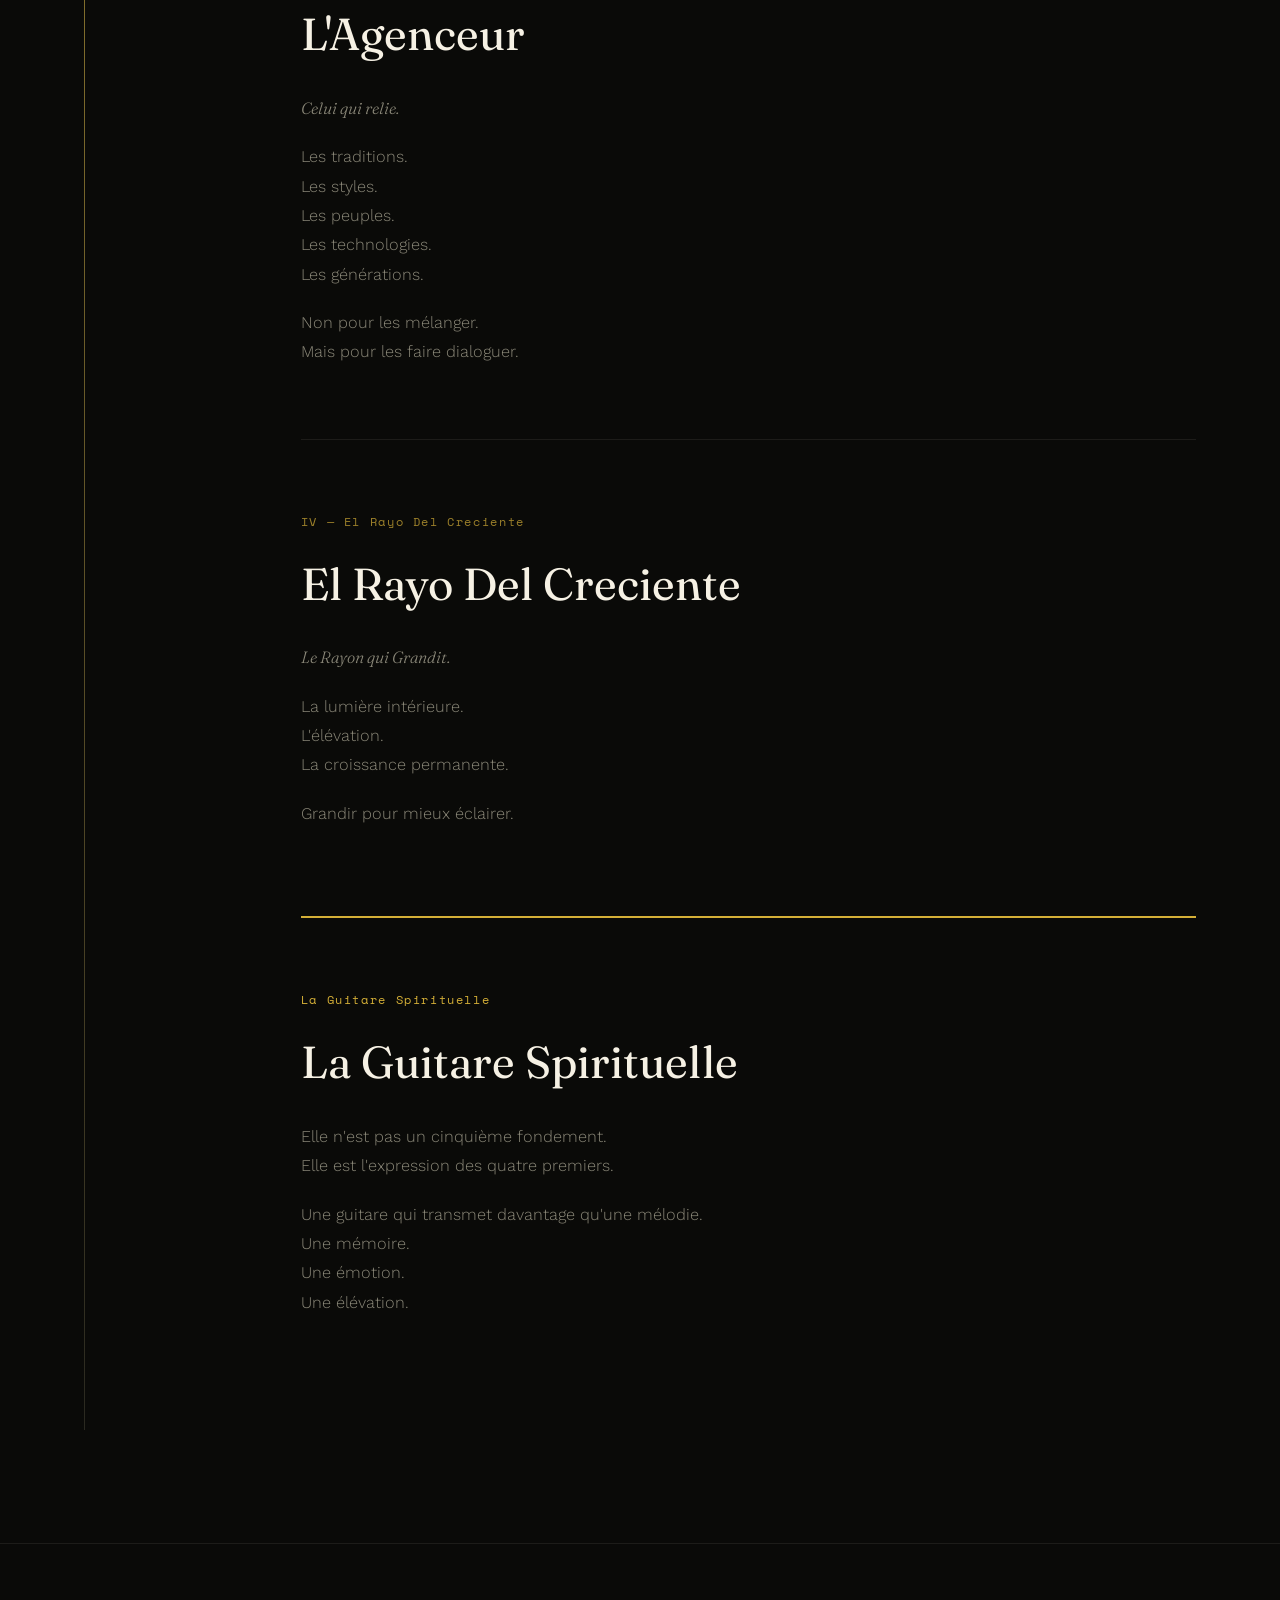
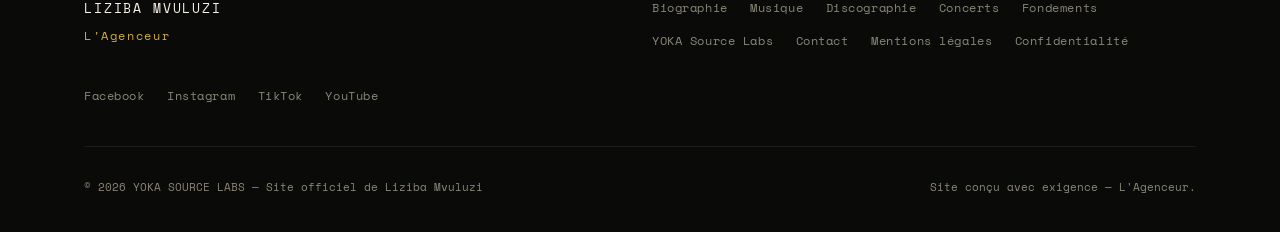
<file: pages/fondements.html>
<!DOCTYPE html>
<html lang="fr" data-base-path="../">
<head>
<meta charset="UTF-8">
<meta name="viewport" content="width=device-width, initial-scale=1.0">
<title>Les Fondements — Liziba Mvuluzi</title>
<meta name="description" content="Les quatre piliers qui fondent l'univers artistique de Liziba Mvuluzi : Liziba, Mvuluzi, L'Agenceur, El Rayo Del Creciente, et La Guitare Spirituelle.">
<meta name="robots" content="index, follow">
<meta name="theme-color" content="#0a0a08">
<link rel="canonical" href="https://lizibamvuluzi.github.io/liziba-mvuluzi-site/pages/fondements.html">

<meta property="og:type" content="article">
<meta property="og:title" content="Les Fondements — Liziba Mvuluzi">
<meta property="og:description" content="Les quatre piliers qui fondent l'univers artistique de Liziba Mvuluzi : Liziba, Mvuluzi, L'Agenceur, El Rayo Del Creciente, et La Guitare Spirituelle.">
<meta property="og:image" content="https://lizibamvuluzi.github.io/liziba-mvuluzi-site/assets/images/social/og-cover.jpg">
<meta property="og:image:alt" content="Liziba Mvuluzi — L'Agenceur, guitariste et auteur-compositeur">
<meta property="og:url" content="https://lizibamvuluzi.github.io/liziba-mvuluzi-site/pages/fondements.html">
<meta property="og:site_name" content="Liziba Mvuluzi">
<meta property="og:locale" content="fr_FR">

<meta name="twitter:card" content="summary_large_image">
<meta name="twitter:title" content="Les Fondements — Liziba Mvuluzi">
<meta name="twitter:description" content="Les quatre piliers qui fondent l'univers artistique de Liziba Mvuluzi : Liziba, Mvuluzi, L'Agenceur, El Rayo Del Creciente, et La Guitare Spirituelle.">
<meta name="twitter:image" content="https://lizibamvuluzi.github.io/liziba-mvuluzi-site/assets/images/social/og-cover.jpg">
<meta name="twitter:image:alt" content="Liziba Mvuluzi — L'Agenceur, guitariste et auteur-compositeur">

<link rel="icon" type="image/svg+xml" href="../assets/icons/favicon.svg">
<link rel="icon" type="image/png" sizes="32x32" href="../assets/icons/favicon-32.png">
<link rel="apple-touch-icon" sizes="180x180" href="../assets/icons/apple-touch-icon.png">
<link rel="manifest" href="../manifest.json">
<meta name="apple-mobile-web-app-capable" content="yes">
<meta name="apple-mobile-web-app-status-bar-style" content="black-translucent">
<meta name="apple-mobile-web-app-title" content="Liziba Mvuluzi">

<link rel="preconnect" href="https://fonts.googleapis.com">
<link rel="preconnect" href="https://fonts.gstatic.com" crossorigin>
<link href="https://fonts.googleapis.com/css2?family=Fraunces:ital,opsz,wght@0,9..144,300;0,9..144,400;0,9..144,500;0,9..144,600;1,9..144,400&family=Work+Sans:wght@300;400;500;600&family=Space+Mono:wght@400;700&display=swap" rel="stylesheet">

<link rel="stylesheet" href="../css/style.css">
<script type="application/ld+json">
{
  "@context": "https://schema.org",
  "@type": "WebPage",
  "name": "Les Fondements",
  "description": "Les quatre piliers qui fondent l'univers artistique de Liziba Mvuluzi.",
  "url": "https://lizibamvuluzi.github.io/liziba-mvuluzi-site/pages/fondements.html",
  "isPartOf": {
    "@type": "WebSite",
    "name": "Liziba Mvuluzi",
    "url": "https://lizibamvuluzi.github.io/liziba-mvuluzi-site/"
  }
}
</script>
</head>
<body>

<a class="skip-link" href="#contenu">Aller au contenu principal</a>
<div class="grain" aria-hidden="true"></div>

<header class="site-header" id="siteHeader">
  <nav class="nav" aria-label="Navigation principale">
    <a href="../index.html" class="nav__mark" aria-label="Liziba Mvuluzi — Retour à l'accueil">
      <img src="../assets/logos/logo.png" alt="Liziba Mvuluzi" class="nav__mark-logo" width="47" height="47">
    </a>
    <button class="nav__toggle" id="navToggle" aria-expanded="false" aria-controls="navMenu" aria-label="Ouvrir le menu de navigation">
      <span></span><span></span><span></span>
    </button>
    <ul class="nav__menu" id="navMenu">
      <li><a href="../index.html#nouveautes" data-nav>Nouveautés</a></li>
      <li><a href="../index.html#biographie" data-nav>Biographie</a></li>
      <li><a href="../index.html#musique" data-nav>Musique</a></li>
      <li><a href="../index.html#videos" data-nav>Vidéos</a></li>
      <li><a href="../index.html#galerie" data-nav>Galerie</a></li>
      <li><a href="../index.html#discographie" data-nav>Discographie</a></li>
      <li><a href="../index.html#concerts" data-nav>Concerts</a></li>
      <li><a href="fondements.html">Fondements</a></li>
      <li><a href="yoka-source-labs.html">YOKA Labs</a></li>
      <li><a href="../index.html#reseaux" data-nav>Réseaux</a></li>
      <li><a href="../index.html#booking" data-nav>Booking</a></li>
      <li><a href="../index.html#contact" class="nav__cta" data-nav>Contact</a></li>
    </ul>
  </nav>
</header>

<main id="contenu">
<section class="section manifesto-page" aria-labelledby="fondements-title">
  <div class="section__inner manifesto-grid">
    <div class="manifesto-grid__rail reveal">
      <p class="eyebrow">Manifeste</p>
      <div class="manifesto-grid__thread" aria-hidden="true"></div>
    </div>

    <div>
      <div class="manifesto-page__header reveal">
        <h1 id="fondements-title" class="section__title">Les Fondements</h1>
        <p class="manifesto-page__intro">
          Les Fondements présentent les principes identitaires qui
          structurent l'univers artistique de Liziba Mvuluzi. Ils ne
          définissent pas seulement un parcours. Ils expriment une manière
          de concevoir la création, la transmission et le dialogue entre
          les héritages ancestraux et les langages contemporains.
        </p>
      </div>

      <article class="pillar reveal">
        <span class="pillar__index">I — Liziba</span>
        <h2 class="pillar__name">Liziba</h2>
        <div class="pillar__body">
          <p class="pillar__tagline">La Source.</p>
          <p class="pillar__verse">L'origine.<br>L'eau qui ne cesse jamais de jaillir.</p>
          <p>Une source intarissable, héritière des traditions ancestrales, réincarnée au service des langages d'aujourd'hui.</p>
        </div>
      </article>

      <article class="pillar reveal">
        <span class="pillar__index">II — Mvuluzi</span>
        <h2 class="pillar__name">Mvuluzi</h2>
        <div class="pillar__body">
          <p class="pillar__tagline">Le Sauveur-Guide.</p>
          <p>Celui qui trouve le salut dans les périodes de vaches maigres.</p>
          <p class="pillar__verse">Celui qui éclaire.<br>Qui guide.<br>Qui ouvre un chemin lorsque les repères disparaissent.</p>
          <p>Être Mvuluzi n'est pas un titre.<br>C'est une responsabilité.</p>
        </div>
      </article>

      <article class="pillar reveal">
        <span class="pillar__index">III — L'Agenceur</span>
        <h2 class="pillar__name">L'Agenceur</h2>
        <div class="pillar__body">
          <p class="pillar__tagline">Celui qui relie.</p>
          <p class="pillar__verse">Les traditions.<br>Les styles.<br>Les peuples.<br>Les technologies.<br>Les générations.</p>
          <p>Non pour les mélanger.<br>Mais pour les faire dialoguer.</p>
        </div>
      </article>

      <article class="pillar reveal">
        <span class="pillar__index">IV — El Rayo Del Creciente</span>
        <h2 class="pillar__name">El Rayo Del Creciente</h2>
        <div class="pillar__body">
          <p class="pillar__tagline">Le Rayon qui Grandit.</p>
          <p class="pillar__verse">La lumière intérieure.<br>L'élévation.<br>La croissance permanente.</p>
          <p>Grandir pour mieux éclairer.</p>
        </div>
      </article>

      <article class="pillar pillar--coda reveal">
        <span class="pillar__index">La Guitare Spirituelle</span>
        <h2 class="pillar__name">La Guitare Spirituelle</h2>
        <div class="pillar__body">
          <p>Elle n'est pas un cinquième fondement.<br>Elle est l'expression des quatre premiers.</p>
          <p class="pillar__verse">Une guitare qui transmet davantage qu'une mélodie.<br>Une mémoire.<br>Une émotion.<br>Une élévation.</p>
        </div>
      </article>
    </div>
  </div>
</section>
</main>

<footer class="site-footer">
  <div class="site-footer__inner">
    <div class="site-footer__brand">
      <span class="site-footer__mark">LIZIBA MVULUZI</span>
      <span class="site-footer__tag">L'Agenceur</span>
    </div>

    <nav class="site-footer__nav" aria-label="Navigation du pied de page">
      <a href="../index.html#biographie">Biographie</a>
      <a href="../index.html#musique">Musique</a>
      <a href="../index.html#discographie">Discographie</a>
      <a href="../index.html#concerts">Concerts</a>
      <a href="fondements.html">Fondements</a>
      <a href="yoka-source-labs.html">YOKA Source Labs</a>
      <a href="../index.html#contact">Contact</a>
      <a href="mentions-legales.html">Mentions légales</a>
      <a href="politique-confidentialite.html">Confidentialité</a>
    </nav>

    <div class="site-footer__socials" id="footerSocials"></div>

    <div class="site-footer__legal">
      <span class="site-footer__copy">© <span id="year"></span> YOKA SOURCE LABS — Site officiel de Liziba Mvuluzi</span>
      <span class="site-footer__credit">Site conçu avec exigence — L'Agenceur.</span>
    </div>
  </div>
</footer>

<!-- ================================================================
     ÉLÉMENTS FLOTTANTS : WhatsApp, Retour en haut
     ================================================================ -->
<!-- Le href par défaut est un repli statique ; js/main.js (applyArtistContact) le met à jour depuis data/artist.json au chargement. -->
<a href="https://wa.me/message/D6UYXL7U7JS4K1" id="whatsappFloatBtn" class="float-btn float-btn--whatsapp" target="_blank" rel="noopener" aria-label="Contacter sur WhatsApp">
  <svg viewBox="0 0 32 32" aria-hidden="true" focusable="false"><path fill="currentColor" d="M16.02 3C9.4 3 4 8.36 4 15c0 2.3.65 4.44 1.77 6.27L4 29l7.94-1.72A11.9 11.9 0 0 0 16.02 27C22.63 27 28 21.64 28 15S22.63 3 16.02 3zm0 21.7c-1.94 0-3.75-.55-5.29-1.5l-.38-.23-4.7 1.02 1.03-4.6-.25-.4A9.62 9.62 0 0 1 6.3 15c0-5.36 4.36-9.7 9.72-9.7 5.35 0 9.7 4.34 9.7 9.7s-4.35 9.7-9.7 9.7zm5.34-7.27c-.29-.15-1.73-.85-2-.95-.27-.1-.46-.15-.66.15-.2.29-.76.95-.93 1.14-.17.2-.34.22-.63.07-.29-.15-1.22-.45-2.32-1.43-.86-.76-1.44-1.71-1.61-2-.17-.29-.02-.45.13-.6.13-.13.29-.34.44-.51.15-.17.2-.29.29-.49.1-.2.05-.37-.02-.51-.07-.15-.66-1.59-.9-2.18-.24-.57-.48-.49-.66-.5h-.56c-.2 0-.51.07-.78.37-.27.29-1.02 1-1.02 2.44s1.05 2.83 1.2 3.03c.15.2 2.07 3.16 5.02 4.43.7.3 1.25.48 1.68.61.7.22 1.34.19 1.84.12.56-.08 1.73-.71 1.98-1.39.24-.68.24-1.27.17-1.39-.07-.12-.26-.2-.55-.34z"/></svg>
</a>

<button type="button" class="float-btn float-btn--top" id="backToTop" aria-label="Retour en haut de page">
  <svg viewBox="0 0 24 24" aria-hidden="true" focusable="false"><path fill="currentColor" d="M12 5l-7 7h4v7h6v-7h4z"/></svg>
</button>

<!-- ================================================================
     LIGHTBOX GALERIE
     ================================================================ -->
<div class="lightbox" id="lightbox" role="dialog" aria-modal="true" aria-label="Visionneuse d'image" hidden>
  <button type="button" class="lightbox__close" id="lightboxClose" aria-label="Fermer la visionneuse">
    <svg viewBox="0 0 24 24" aria-hidden="true" focusable="false"><path fill="none" stroke="currentColor" stroke-width="1.5" stroke-linecap="round" d="M5 5l14 14M19 5L5 19"/></svg>
  </button>
  <button type="button" class="lightbox__prev" id="lightboxPrev" aria-label="Image précédente">
    <svg viewBox="0 0 24 24" aria-hidden="true" focusable="false"><path fill="none" stroke="currentColor" stroke-width="1.5" stroke-linecap="round" stroke-linejoin="round" d="M15 5l-7 7 7 7"/></svg>
  </button>
  <div class="lightbox__stage">
    <div class="lightbox__image" id="lightboxImage" role="img"></div>
    <p class="lightbox__caption" id="lightboxCaption"></p>
  </div>
  <button type="button" class="lightbox__next" id="lightboxNext" aria-label="Image suivante">
    <svg viewBox="0 0 24 24" aria-hidden="true" focusable="false"><path fill="none" stroke="currentColor" stroke-width="1.5" stroke-linecap="round" stroke-linejoin="round" d="M9 5l7 7-7 7"/></svg>
  </button>
</div>



<script src="../js/main.js" defer></script>
</body>
</html>
</file>
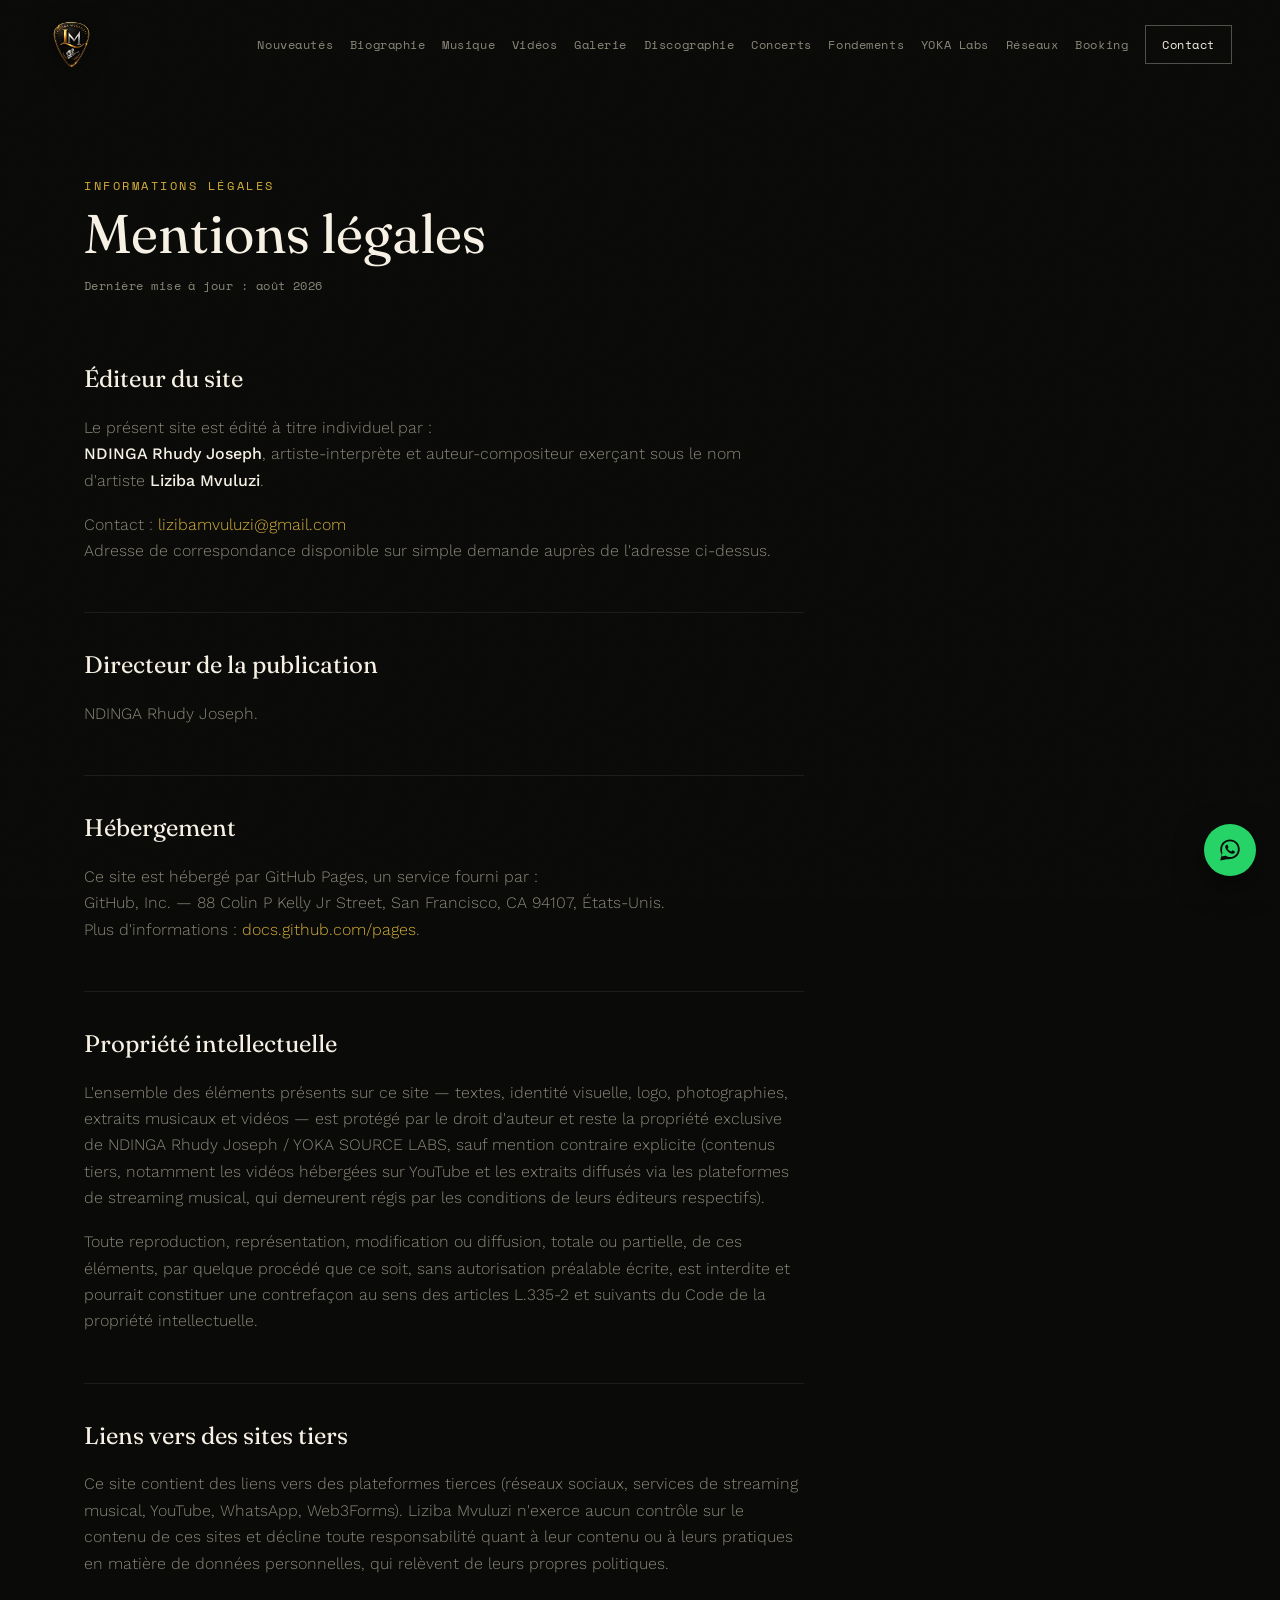
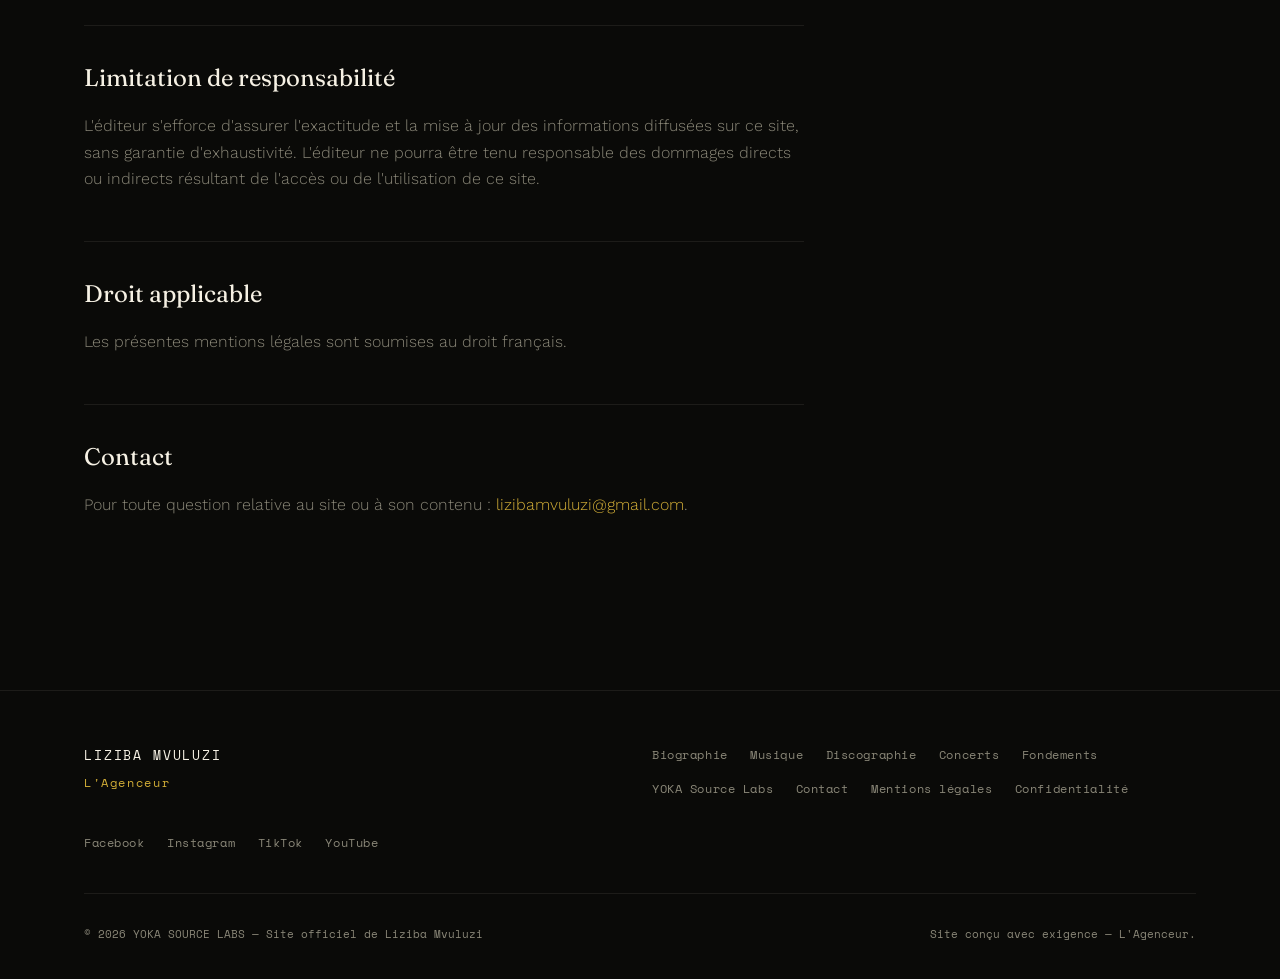
<file: pages/mentions-legales.html>
<!DOCTYPE html>
<html lang="fr" data-base-path="../">
<head>
<meta charset="UTF-8">
<meta name="viewport" content="width=device-width, initial-scale=1.0">
<title>Mentions légales — Liziba Mvuluzi</title>
<meta name="description" content="Mentions légales du site officiel de Liziba Mvuluzi : éditeur, hébergement, propriété intellectuelle.">
<meta name="robots" content="index, follow">
<meta name="theme-color" content="#0a0a08">
<link rel="canonical" href="https://lizibamvuluzi.github.io/liziba-mvuluzi-site/pages/mentions-legales.html">

<link rel="icon" type="image/svg+xml" href="../assets/icons/favicon.svg">
<link rel="icon" type="image/png" sizes="32x32" href="../assets/icons/favicon-32.png">
<link rel="apple-touch-icon" sizes="180x180" href="../assets/icons/apple-touch-icon.png">
<link rel="manifest" href="../manifest.json">
<meta name="apple-mobile-web-app-capable" content="yes">
<meta name="apple-mobile-web-app-status-bar-style" content="black-translucent">
<meta name="apple-mobile-web-app-title" content="Liziba Mvuluzi">

<link rel="preconnect" href="https://fonts.googleapis.com">
<link rel="preconnect" href="https://fonts.gstatic.com" crossorigin>
<link href="https://fonts.googleapis.com/css2?family=Fraunces:ital,opsz,wght@0,9..144,300;0,9..144,400;0,9..144,500;0,9..144,600;1,9..144,400&family=Work+Sans:wght@300;400;500;600&family=Space+Mono:wght@400;700&display=swap" rel="stylesheet">

<link rel="stylesheet" href="../css/style.css">
<script type="application/ld+json">
{
  "@context": "https://schema.org",
  "@type": "WebPage",
  "name": "Mentions légales",
  "description": "Mentions légales du site officiel de Liziba Mvuluzi.",
  "url": "https://lizibamvuluzi.github.io/liziba-mvuluzi-site/pages/mentions-legales.html",
  "isPartOf": {
    "@type": "WebSite",
    "name": "Liziba Mvuluzi",
    "url": "https://lizibamvuluzi.github.io/liziba-mvuluzi-site/"
  }
}
</script>
</head>
<body>

<a class="skip-link" href="#contenu">Aller au contenu principal</a>
<div class="grain" aria-hidden="true"></div>

<header class="site-header" id="siteHeader">
  <nav class="nav" aria-label="Navigation principale">
    <a href="../index.html" class="nav__mark" aria-label="Liziba Mvuluzi — Retour à l'accueil">
      <img src="../assets/logos/logo.png" alt="Liziba Mvuluzi" class="nav__mark-logo" width="47" height="47">
    </a>
    <button class="nav__toggle" id="navToggle" aria-expanded="false" aria-controls="navMenu" aria-label="Ouvrir le menu de navigation">
      <span></span><span></span><span></span>
    </button>
    <ul class="nav__menu" id="navMenu">
      <li><a href="../index.html#nouveautes" data-nav>Nouveautés</a></li>
      <li><a href="../index.html#biographie" data-nav>Biographie</a></li>
      <li><a href="../index.html#musique" data-nav>Musique</a></li>
      <li><a href="../index.html#videos" data-nav>Vidéos</a></li>
      <li><a href="../index.html#galerie" data-nav>Galerie</a></li>
      <li><a href="../index.html#discographie" data-nav>Discographie</a></li>
      <li><a href="../index.html#concerts" data-nav>Concerts</a></li>
      <li><a href="fondements.html">Fondements</a></li>
      <li><a href="yoka-source-labs.html">YOKA Labs</a></li>
      <li><a href="../index.html#reseaux" data-nav>Réseaux</a></li>
      <li><a href="../index.html#booking" data-nav>Booking</a></li>
      <li><a href="../index.html#contact" class="nav__cta" data-nav>Contact</a></li>
    </ul>
  </nav>
</header>

<main id="contenu">
<section class="section legal-page" aria-labelledby="legal-title">
  <div class="section__inner">
    <div class="legal-page__header reveal">
      <p class="eyebrow">Informations légales</p>
      <h1 id="legal-title" class="section__title">Mentions légales</h1>
      <p class="legal-page__updated">Dernière mise à jour : août 2026</p>
    </div>

    <div class="legal-content reveal">
      <h2>Éditeur du site</h2>
      <p>
        Le présent site est édité à titre individuel par :<br>
        <strong>NDINGA Rhudy Joseph</strong>, artiste-interprète et
        auteur-compositeur exerçant sous le nom d'artiste <strong>Liziba
        Mvuluzi</strong>.
      </p>
      <p>
        Contact : <a href="mailto:lizibamvuluzi@gmail.com">lizibamvuluzi@gmail.com</a><br>
        Adresse de correspondance disponible sur simple demande auprès de
        l'adresse ci-dessus.
      </p>

      <h2>Directeur de la publication</h2>
      <p>NDINGA Rhudy Joseph.</p>

      <h2>Hébergement</h2>
      <p>
        Ce site est hébergé par GitHub Pages, un service fourni par :<br>
        GitHub, Inc. — 88 Colin P Kelly Jr Street, San Francisco, CA 94107,
        États-Unis.<br>
        Plus d'informations : <a href="https://docs.github.com/pages" target="_blank" rel="noopener">docs.github.com/pages</a>.
      </p>

      <h2>Propriété intellectuelle</h2>
      <p>
        L'ensemble des éléments présents sur ce site — textes, identité
        visuelle, logo, photographies, extraits musicaux et vidéos —
        est protégé par le droit d'auteur et reste la propriété exclusive
        de NDINGA Rhudy Joseph / YOKA SOURCE LABS, sauf mention contraire
        explicite (contenus tiers, notamment les vidéos hébergées sur
        YouTube et les extraits diffusés via les plateformes de streaming
        musical, qui demeurent régis par les conditions de leurs
        éditeurs respectifs).
      </p>
      <p>
        Toute reproduction, représentation, modification ou diffusion,
        totale ou partielle, de ces éléments, par quelque procédé que ce
        soit, sans autorisation préalable écrite, est interdite et
        pourrait constituer une contrefaçon au sens des articles L.335-2
        et suivants du Code de la propriété intellectuelle.
      </p>

      <h2>Liens vers des sites tiers</h2>
      <p>
        Ce site contient des liens vers des plateformes tierces (réseaux
        sociaux, services de streaming musical, YouTube, WhatsApp,
        Web3Forms). Liziba Mvuluzi n'exerce aucun contrôle sur le contenu
        de ces sites et décline toute responsabilité quant à leur
        contenu ou à leurs pratiques en matière de données personnelles,
        qui relèvent de leurs propres politiques.
      </p>

      <h2>Limitation de responsabilité</h2>
      <p>
        L'éditeur s'efforce d'assurer l'exactitude et la mise à jour des
        informations diffusées sur ce site, sans garantie d'exhaustivité.
        L'éditeur ne pourra être tenu responsable des dommages directs ou
        indirects résultant de l'accès ou de l'utilisation de ce site.
      </p>

      <h2>Droit applicable</h2>
      <p>Les présentes mentions légales sont soumises au droit français.</p>

      <h2>Contact</h2>
      <p>
        Pour toute question relative au site ou à son contenu :
        <a href="mailto:lizibamvuluzi@gmail.com">lizibamvuluzi@gmail.com</a>.
      </p>
    </div>
  </div>
</section>
</main>

<footer class="site-footer">
  <div class="site-footer__inner">
    <div class="site-footer__brand">
      <span class="site-footer__mark">LIZIBA MVULUZI</span>
      <span class="site-footer__tag">L'Agenceur</span>
    </div>

    <nav class="site-footer__nav" aria-label="Navigation du pied de page">
      <a href="../index.html#biographie">Biographie</a>
      <a href="../index.html#musique">Musique</a>
      <a href="../index.html#discographie">Discographie</a>
      <a href="../index.html#concerts">Concerts</a>
      <a href="fondements.html">Fondements</a>
      <a href="yoka-source-labs.html">YOKA Source Labs</a>
      <a href="../index.html#contact">Contact</a>
      <a href="mentions-legales.html">Mentions légales</a>
      <a href="politique-confidentialite.html">Confidentialité</a>
    </nav>

    <div class="site-footer__socials" id="footerSocials"></div>

    <div class="site-footer__legal">
      <span class="site-footer__copy">© <span id="year"></span> YOKA SOURCE LABS — Site officiel de Liziba Mvuluzi</span>
      <span class="site-footer__credit">Site conçu avec exigence — L'Agenceur.</span>
    </div>
  </div>
</footer>

<!-- ================================================================
     ÉLÉMENTS FLOTTANTS : WhatsApp, Retour en haut
     ================================================================ -->
<!-- Le href par défaut est un repli statique ; js/main.js (applyArtistContact) le met à jour depuis data/artist.json au chargement. -->
<a href="https://wa.me/message/D6UYXL7U7JS4K1" id="whatsappFloatBtn" class="float-btn float-btn--whatsapp" target="_blank" rel="noopener" aria-label="Contacter sur WhatsApp">
  <svg viewBox="0 0 32 32" aria-hidden="true" focusable="false"><path fill="currentColor" d="M16.02 3C9.4 3 4 8.36 4 15c0 2.3.65 4.44 1.77 6.27L4 29l7.94-1.72A11.9 11.9 0 0 0 16.02 27C22.63 27 28 21.64 28 15S22.63 3 16.02 3zm0 21.7c-1.94 0-3.75-.55-5.29-1.5l-.38-.23-4.7 1.02 1.03-4.6-.25-.4A9.62 9.62 0 0 1 6.3 15c0-5.36 4.36-9.7 9.72-9.7 5.35 0 9.7 4.34 9.7 9.7s-4.35 9.7-9.7 9.7zm5.34-7.27c-.29-.15-1.73-.85-2-.95-.27-.1-.46-.15-.66.15-.2.29-.76.95-.93 1.14-.17.2-.34.22-.63.07-.29-.15-1.22-.45-2.32-1.43-.86-.76-1.44-1.71-1.61-2-.17-.29-.02-.45.13-.6.13-.13.29-.34.44-.51.15-.17.2-.29.29-.49.1-.2.05-.37-.02-.51-.07-.15-.66-1.59-.9-2.18-.24-.57-.48-.49-.66-.5h-.56c-.2 0-.51.07-.78.37-.27.29-1.02 1-1.02 2.44s1.05 2.83 1.2 3.03c.15.2 2.07 3.16 5.02 4.43.7.3 1.25.48 1.68.61.7.22 1.34.19 1.84.12.56-.08 1.73-.71 1.98-1.39.24-.68.24-1.27.17-1.39-.07-.12-.26-.2-.55-.34z"/></svg>
</a>

<button type="button" class="float-btn float-btn--top" id="backToTop" aria-label="Retour en haut de page">
  <svg viewBox="0 0 24 24" aria-hidden="true" focusable="false"><path fill="currentColor" d="M12 5l-7 7h4v7h6v-7h4z"/></svg>
</button>

<!-- ================================================================
     LIGHTBOX GALERIE
     ================================================================ -->
<div class="lightbox" id="lightbox" role="dialog" aria-modal="true" aria-label="Visionneuse d'image" hidden>
  <button type="button" class="lightbox__close" id="lightboxClose" aria-label="Fermer la visionneuse">
    <svg viewBox="0 0 24 24" aria-hidden="true" focusable="false"><path fill="none" stroke="currentColor" stroke-width="1.5" stroke-linecap="round" d="M5 5l14 14M19 5L5 19"/></svg>
  </button>
  <button type="button" class="lightbox__prev" id="lightboxPrev" aria-label="Image précédente">
    <svg viewBox="0 0 24 24" aria-hidden="true" focusable="false"><path fill="none" stroke="currentColor" stroke-width="1.5" stroke-linecap="round" stroke-linejoin="round" d="M15 5l-7 7 7 7"/></svg>
  </button>
  <div class="lightbox__stage">
    <div class="lightbox__image" id="lightboxImage" role="img"></div>
    <p class="lightbox__caption" id="lightboxCaption"></p>
  </div>
  <button type="button" class="lightbox__next" id="lightboxNext" aria-label="Image suivante">
    <svg viewBox="0 0 24 24" aria-hidden="true" focusable="false"><path fill="none" stroke="currentColor" stroke-width="1.5" stroke-linecap="round" stroke-linejoin="round" d="M9 5l7 7-7 7"/></svg>
  </button>
</div>



<script src="../js/main.js" defer></script>
</body>
</html>
</file>
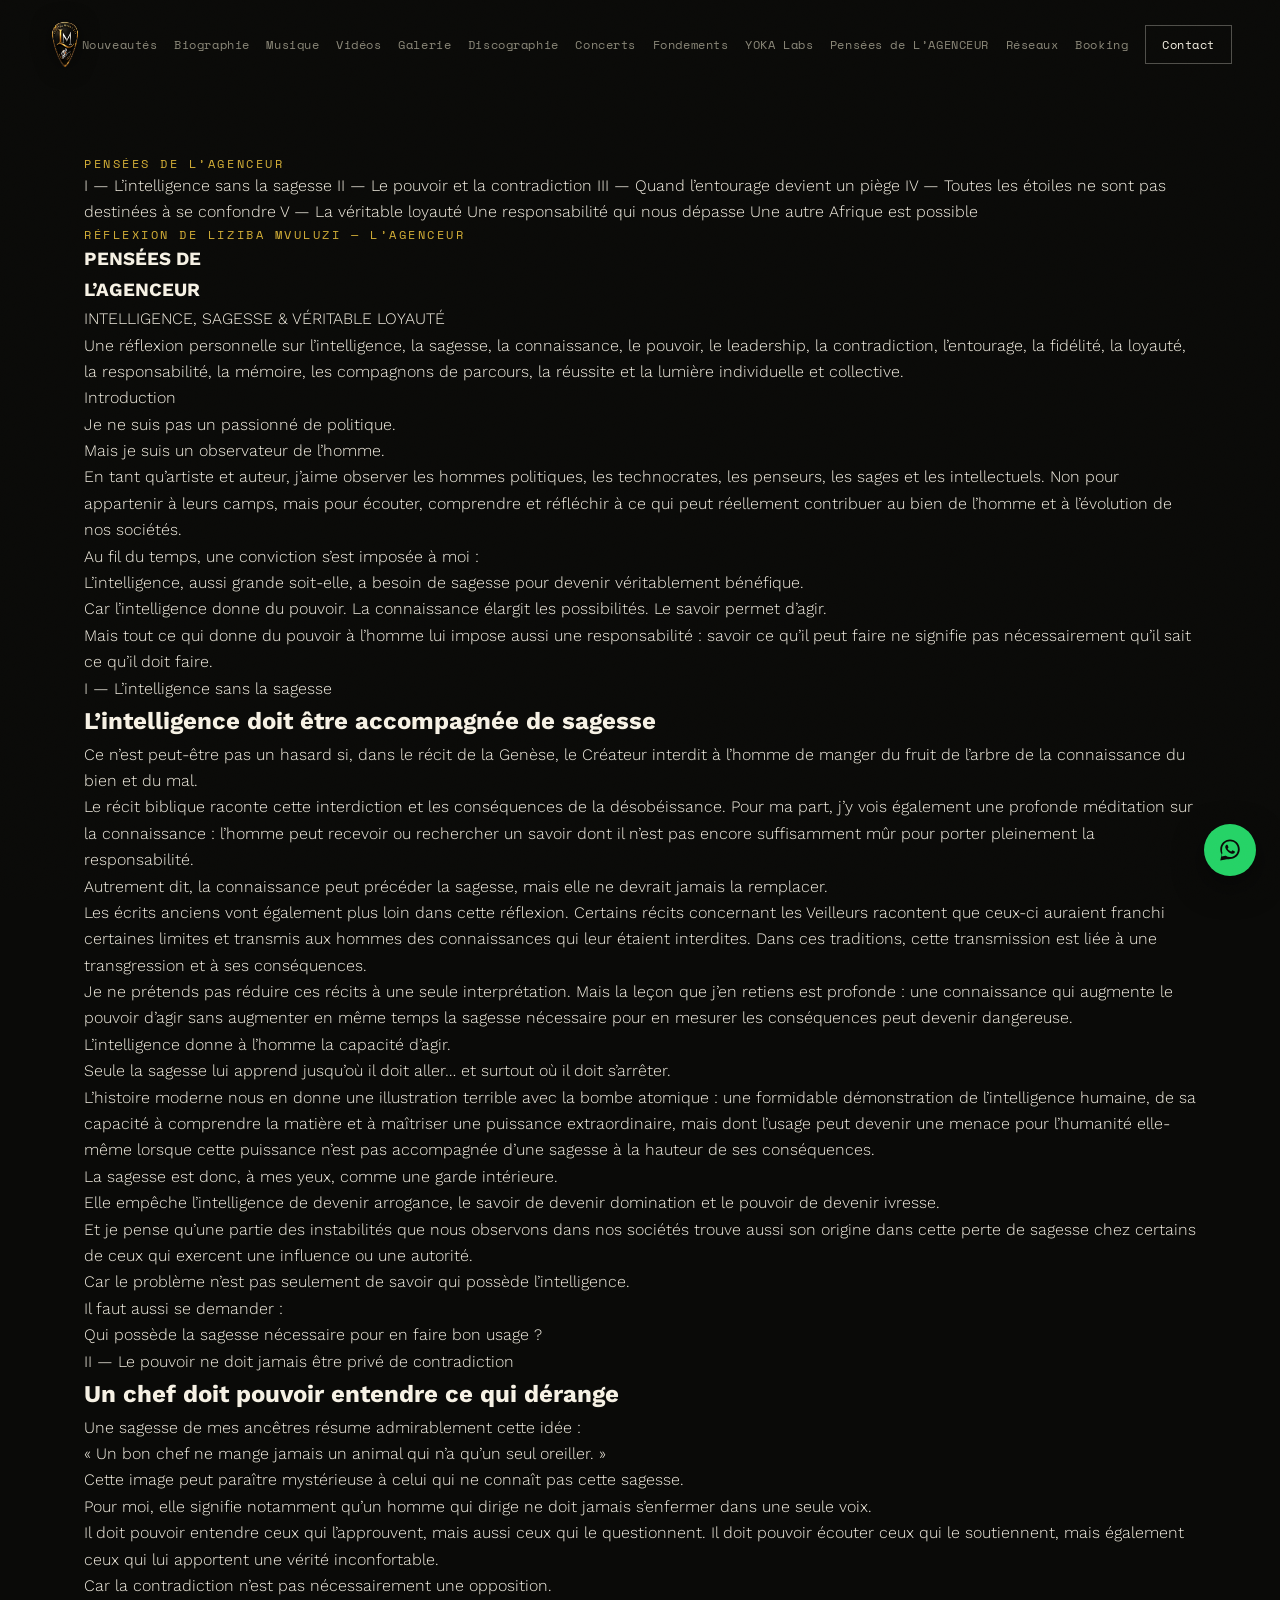
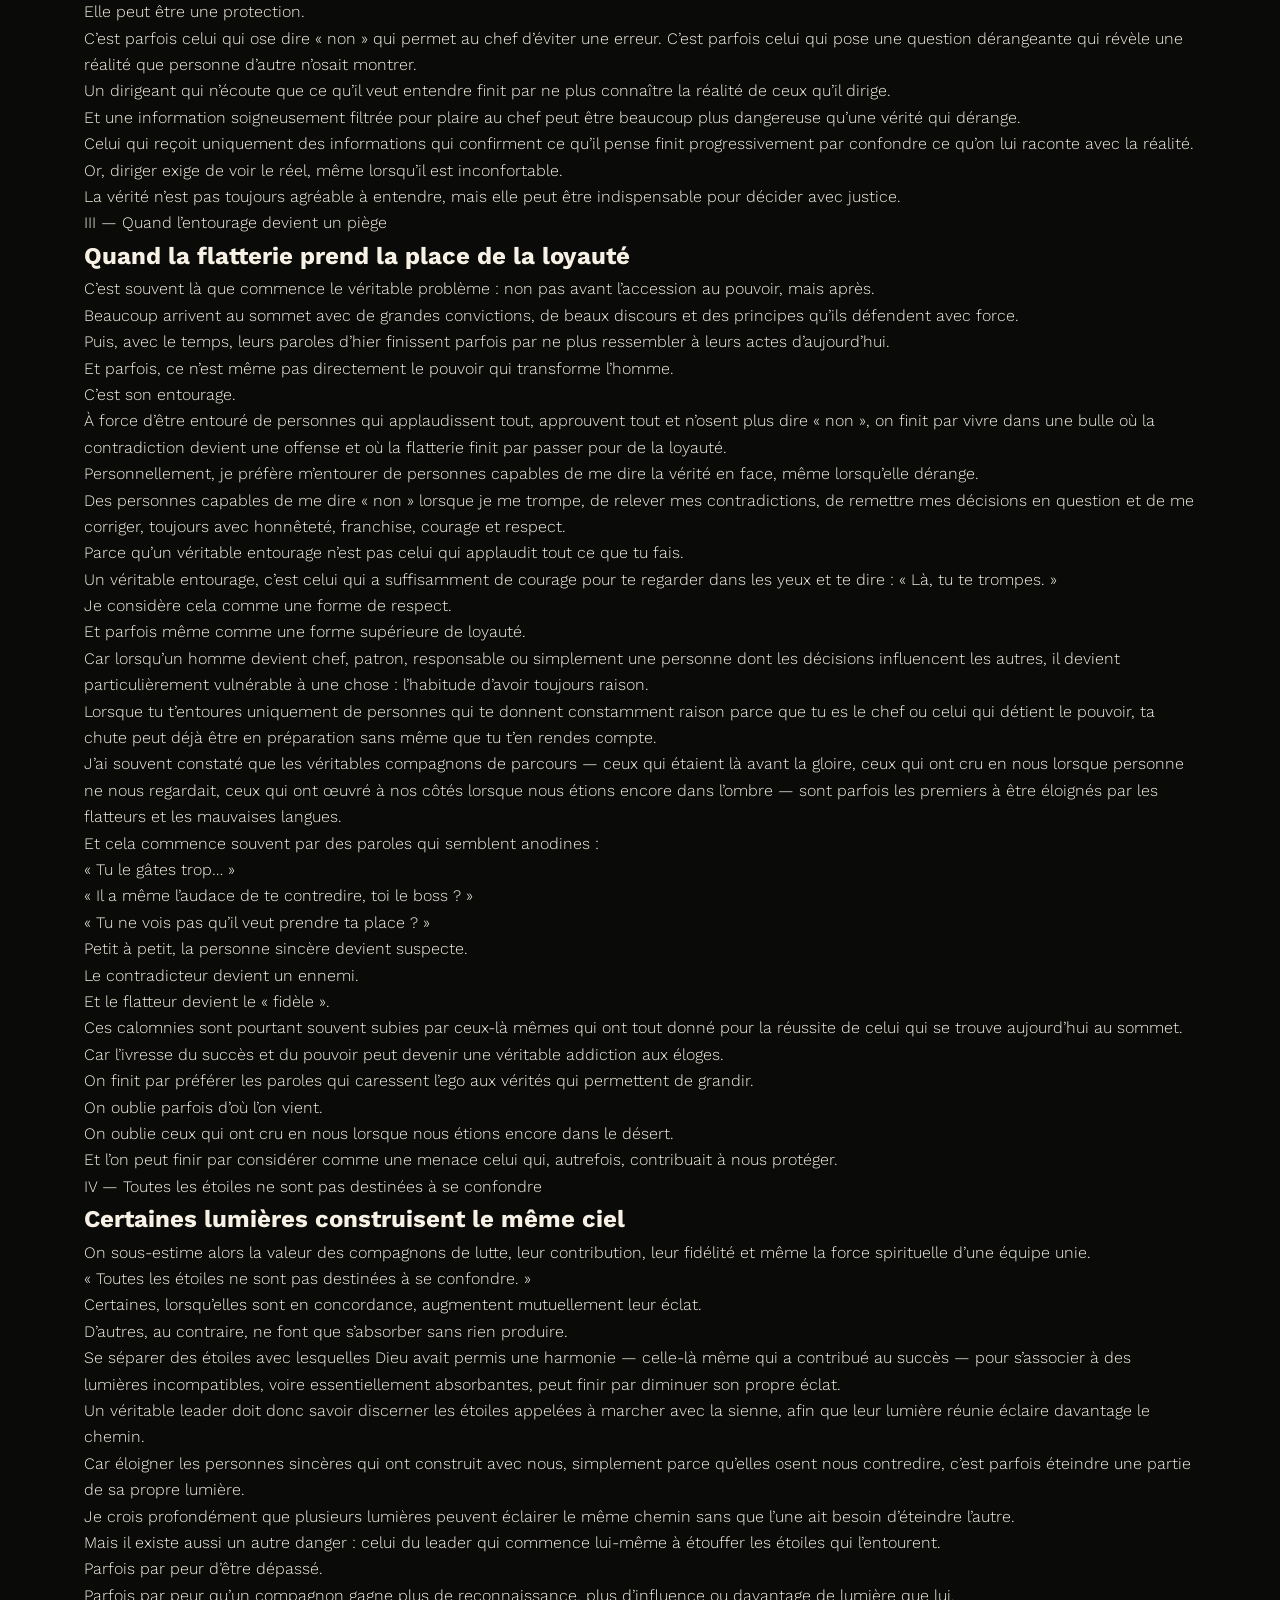
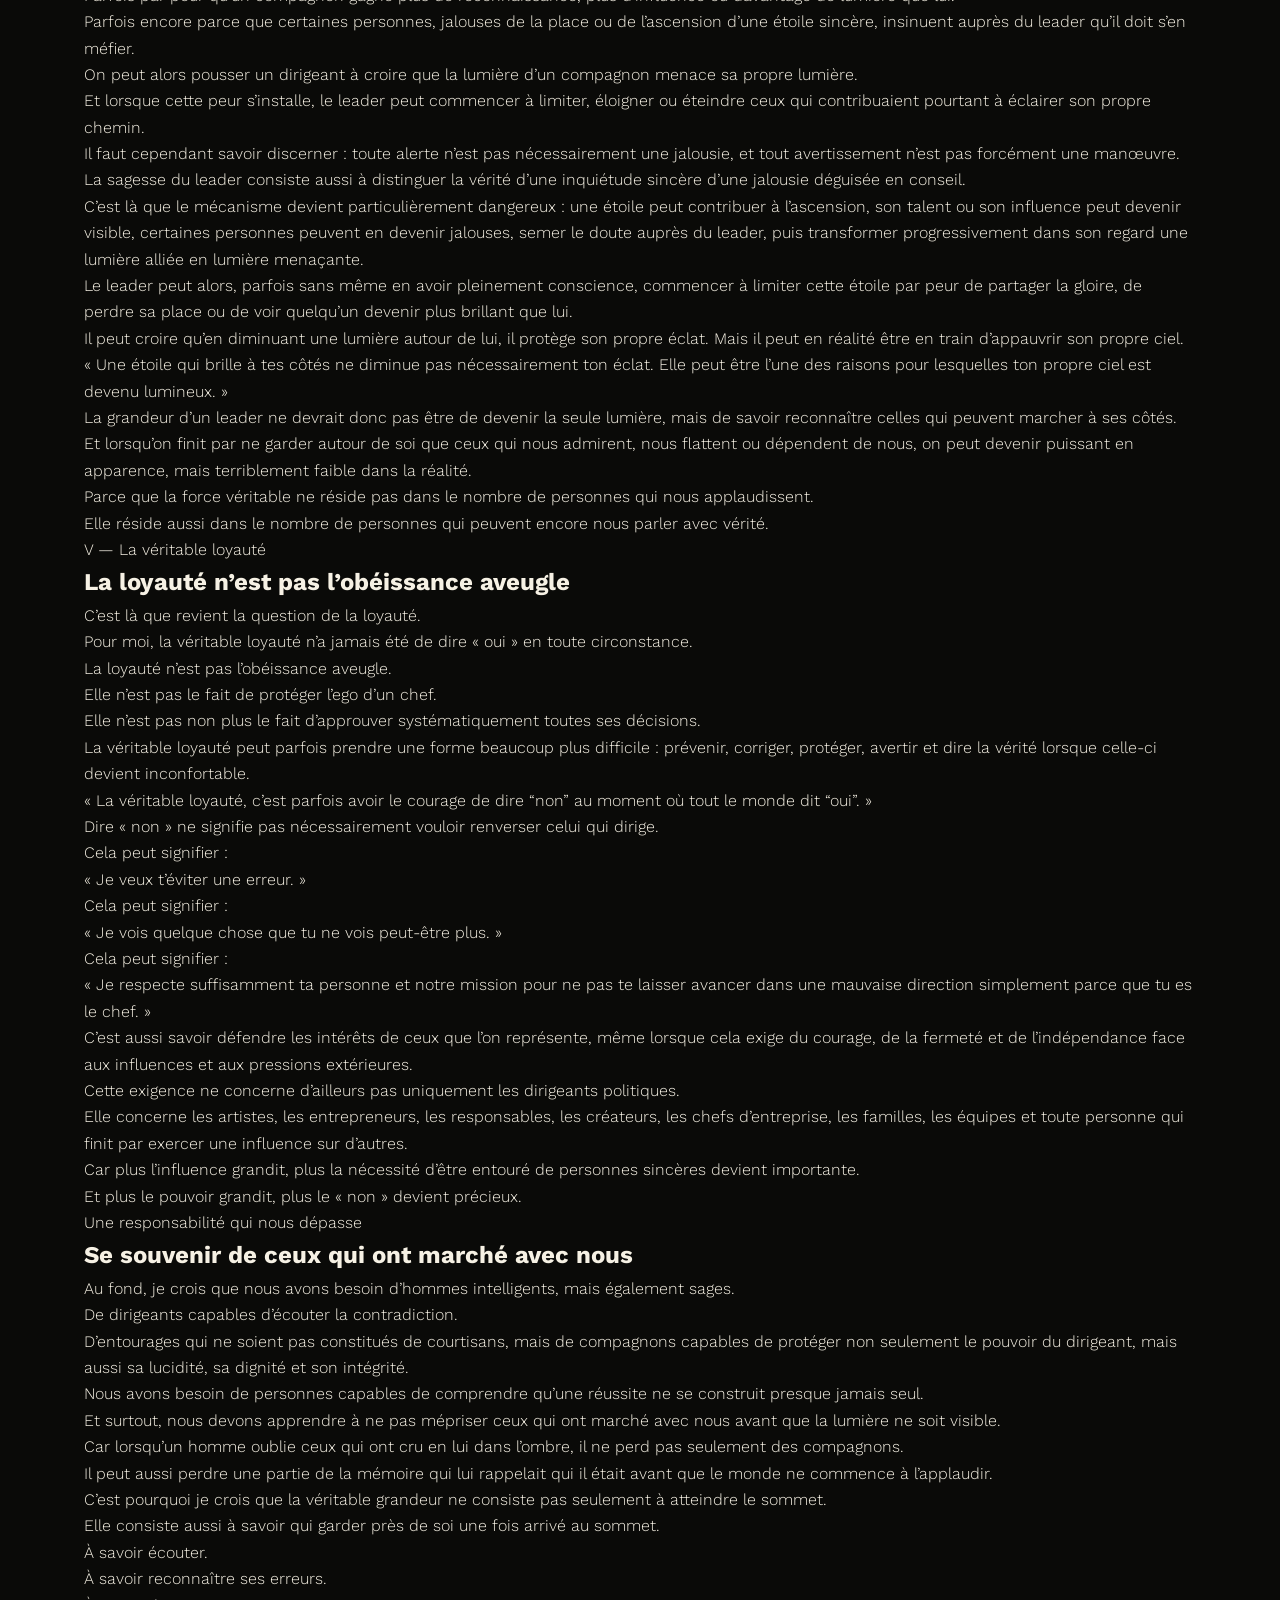
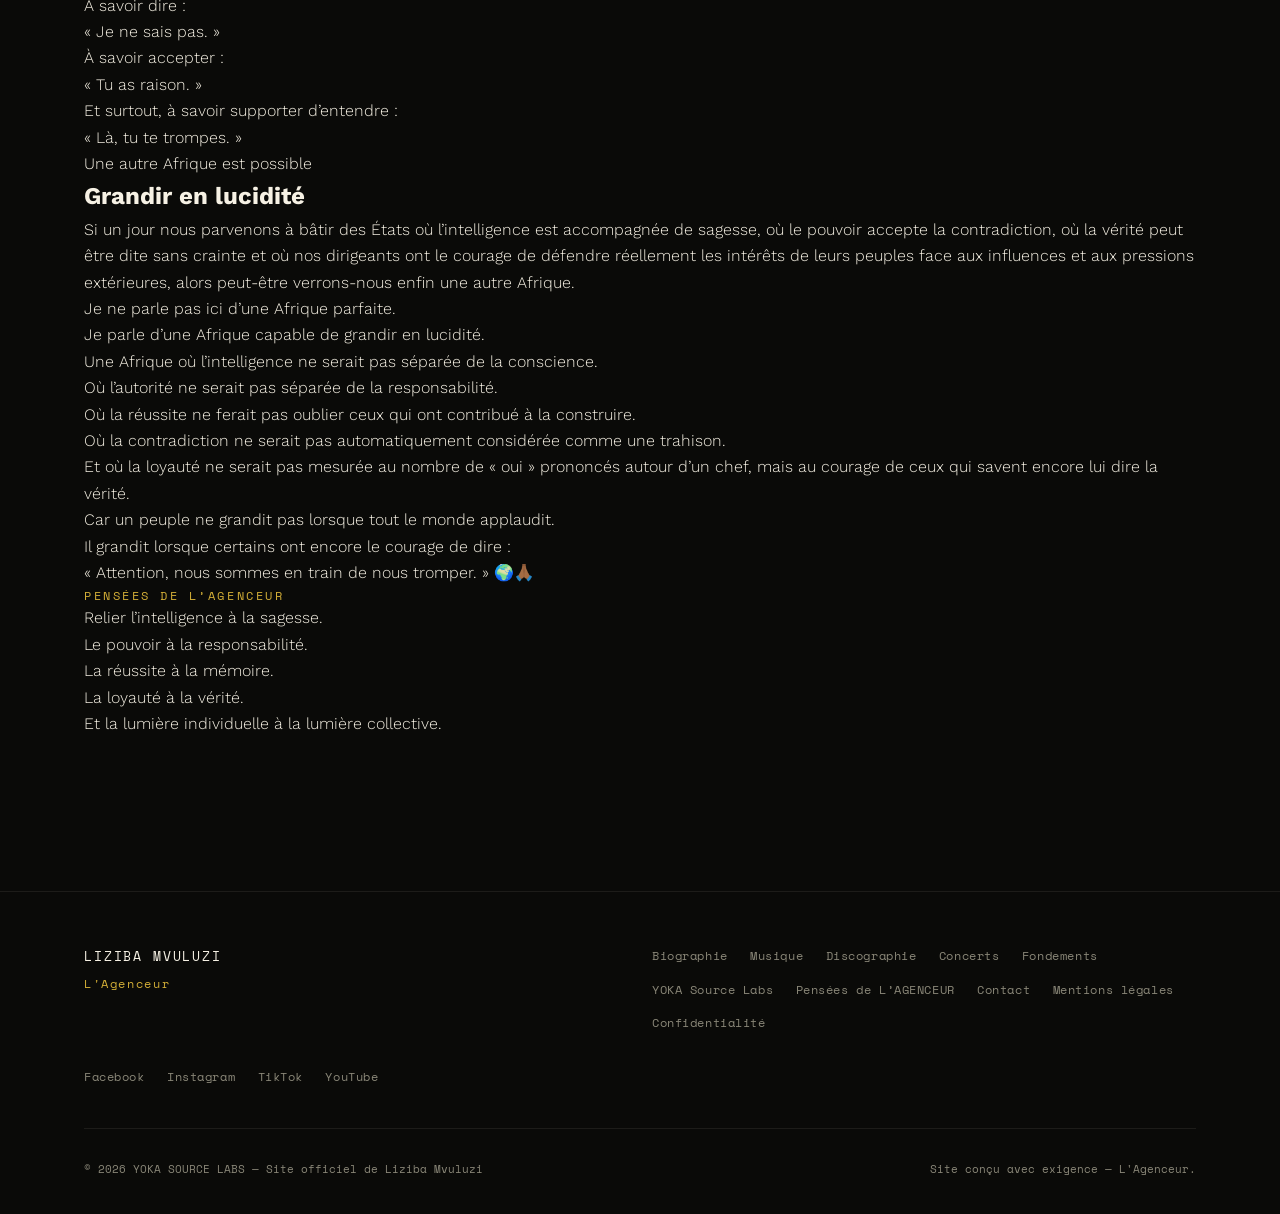
<file: pages/pensees-de-lagenceur.html>
<!DOCTYPE html>
<html lang="fr" data-base-path="../">
<head>
<meta charset="UTF-8">
<meta name="viewport" content="width=device-width, initial-scale=1.0">
<title>PENSÉES DE L’AGENCEUR — Intelligence, Sagesse &amp; Véritable Loyauté</title>
<meta name="description" content="Réflexion de Liziba Mvuluzi — L’AGENCEUR sur l’intelligence, la sagesse, le pouvoir et la véritable loyauté.">
<meta name="author" content="Liziba Mvuluzi">
<meta name="robots" content="index, follow, max-image-preview:large">
<meta name="theme-color" content="#0a0a08">
<link rel="canonical" href="https://lizibamvuluzi.github.io/liziba-mvuluzi-site/pages/pensees-de-lagenceur.html">

<meta property="og:type" content="article">
<meta property="og:title" content="PENSÉES DE L’AGENCEUR — Intelligence, Sagesse &amp; Véritable Loyauté">
<meta property="og:description" content="Réflexion de Liziba Mvuluzi — L’AGENCEUR sur l’intelligence, la sagesse, le pouvoir et la véritable loyauté.">
<meta property="og:image" content="https://lizibamvuluzi.github.io/liziba-mvuluzi-site/assets/images/social/og-cover.jpg">
<meta property="og:image:alt" content="Liziba Mvuluzi — L’AGENCEUR">
<meta property="og:image:width" content="1200">
<meta property="og:image:height" content="630">
<meta property="og:url" content="https://lizibamvuluzi.github.io/liziba-mvuluzi-site/pages/pensees-de-lagenceur.html">
<meta property="og:site_name" content="Liziba Mvuluzi">
<meta property="og:locale" content="fr_FR">

<meta name="twitter:card" content="summary_large_image">
<meta name="twitter:title" content="PENSÉES DE L’AGENCEUR — Intelligence, Sagesse &amp; Véritable Loyauté">
<meta name="twitter:description" content="Réflexion de Liziba Mvuluzi — L’AGENCEUR sur l’intelligence, la sagesse, le pouvoir et la véritable loyauté.">
<meta name="twitter:image" content="https://lizibamvuluzi.github.io/liziba-mvuluzi-site/assets/images/social/og-cover.jpg">
<meta name="twitter:image:alt" content="Liziba Mvuluzi — L’AGENCEUR">

<link rel="icon" type="image/svg+xml" href="../assets/icons/favicon.svg">
<link rel="icon" type="image/png" sizes="32x32" href="../assets/icons/favicon-32.png">
<link rel="apple-touch-icon" sizes="180x180" href="../assets/icons/apple-touch-icon.png">
<link rel="manifest" href="../manifest.json">
<meta name="apple-mobile-web-app-capable" content="yes">
<meta name="apple-mobile-web-app-status-bar-style" content="black-translucent">
<meta name="apple-mobile-web-app-title" content="Liziba Mvuluzi">

<link rel="preconnect" href="https://fonts.googleapis.com">
<link rel="preconnect" href="https://fonts.gstatic.com" crossorigin>
<link href="https://fonts.googleapis.com/css2?family=Fraunces:ital,opsz,wght@0,9..144,300;0,9..144,400;0,9..144,500;0,9..144,600;1,9..144,400&family=Work+Sans:wght@300;400;500;600&family=Space+Mono:wght@400;700&display=swap" rel="stylesheet">
<link rel="stylesheet" href="../css/style.css">

<script type="application/ld+json">
{
  "@context": "https://schema.org",
  "@type": "Article",
  "headline": "PENSÉES DE L’AGENCEUR — Intelligence, Sagesse & Véritable Loyauté",
  "description": "Réflexion de Liziba Mvuluzi — L’AGENCEUR sur l’intelligence, la sagesse, le pouvoir et la véritable loyauté.",
  "author": {"@type":"Person","name":"Liziba Mvuluzi","alternateName":"L’AGENCEUR"},
  "publisher": {"@type":"Person","name":"Liziba Mvuluzi"},
  "mainEntityOfPage": {"@type":"WebPage","@id":"https://lizibamvuluzi.github.io/liziba-mvuluzi-site/pages/pensees-de-lagenceur.html"},
  "image": "https://lizibamvuluzi.github.io/liziba-mvuluzi-site/assets/images/social/og-cover.jpg",
  "url": "https://lizibamvuluzi.github.io/liziba-mvuluzi-site/pages/pensees-de-lagenceur.html",
  "inLanguage": "fr-FR"
}
</script>
</head>
<body>
<a class="skip-link" href="#contenu">Aller au contenu principal</a>
<div class="grain" aria-hidden="true"></div>

<header class="site-header" id="siteHeader">
  <nav class="nav" aria-label="Navigation principale">
    <a href="../index.html" class="nav__mark" aria-label="Liziba Mvuluzi — Retour à l'accueil">
      <img src="../assets/logos/logo.png" alt="Liziba Mvuluzi" class="nav__mark-logo" width="47" height="47">
    </a>
    <button class="nav__toggle" id="navToggle" aria-expanded="false" aria-controls="navMenu" aria-label="Ouvrir le menu de navigation">
      <span></span><span></span><span></span>
    </button>
    <ul class="nav__menu" id="navMenu">
      <li><a href="../index.html#nouveautes" data-nav>Nouveautés</a></li>
      <li><a href="../index.html#biographie" data-nav>Biographie</a></li>
      <li><a href="../index.html#musique" data-nav>Musique</a></li>
      <li><a href="../index.html#videos" data-nav>Vidéos</a></li>
      <li><a href="../index.html#galerie" data-nav>Galerie</a></li>
      <li><a href="../index.html#discographie" data-nav>Discographie</a></li>
      <li><a href="../index.html#concerts" data-nav>Concerts</a></li>
      <li><a href="fondements.html">Fondements</a></li>
      <li><a href="yoka-source-labs.html">YOKA Labs</a></li>
      <li><a href="pensees-de-lagenceur.html" aria-current="page">Pensées de L’AGENCEUR</a></li>
      <li><a href="../index.html#reseaux" data-nav>Réseaux</a></li>
      <li><a href="../index.html#booking" data-nav>Booking</a></li>
      <li><a href="../index.html#contact" class="nav__cta" data-nav>Contact</a></li>
    </ul>
  </nav>
</header>

<main id="contenu">
<section class="section pensees-page" aria-labelledby="pensees-title">
  <div class="section__inner pensees-grid">
    <aside class="pensees-grid__rail reveal" aria-label="Navigation de l'essai">
      <p class="eyebrow">Pensées de L’AGENCEUR</p>
      <div class="pensees-grid__thread" aria-hidden="true"></div>
      <nav class="pensees-toc" aria-label="Sommaire">
        <a href="#intelligence">I — L’intelligence sans la sagesse</a>
        <a href="#contradiction">II — Le pouvoir et la contradiction</a>
        <a href="#entourage">III — Quand l’entourage devient un piège</a>
        <a href="#etoiles">IV — Toutes les étoiles ne sont pas destinées à se confondre</a>
        <a href="#loyaute">V — La véritable loyauté</a>
        <a href="#responsabilite">Une responsabilité qui nous dépasse</a>
        <a href="#afrique">Une autre Afrique est possible</a>
      </nav>
    </aside>

    <article class="pensees-essay">
  <header class="pensees-page__header reveal">
    <p class="eyebrow">Réflexion de Liziba Mvuluzi — L’AGENCEUR</p>
    <h1 id="pensees-title" class="pensees-title">PENSÉES DE<br>L’AGENCEUR</h1>
    <p class="pensees-subtitle">INTELLIGENCE, SAGESSE &amp; VÉRITABLE LOYAUTÉ</p>
    <p class="pensees-lead">Une réflexion personnelle sur l’intelligence, la sagesse, la connaissance, le pouvoir, le leadership, la contradiction, l’entourage, la fidélité, la loyauté, la responsabilité, la mémoire, les compagnons de parcours, la réussite et la lumière individuelle et collective.</p>
  </header>

  <div class="pensees-contents">
    <section class="pensee-section reveal" id="introduction">
      <span class="pensee-index">Introduction</span>
      <p>Je ne suis pas un passionné de politique.</p>
      <p>Mais je suis un observateur de l’homme.</p>
      <p>En tant qu’artiste et auteur, j’aime observer les hommes politiques, les technocrates, les penseurs, les sages et les intellectuels. Non pour appartenir à leurs camps, mais pour écouter, comprendre et réfléchir à ce qui peut réellement contribuer au bien de l’homme et à l’évolution de nos sociétés.</p>
      <p>Au fil du temps, une conviction s’est imposée à moi :</p>
      <blockquote class="pensee-quote">L’intelligence, aussi grande soit-elle, a besoin de sagesse pour devenir véritablement bénéfique.</blockquote>
      <p>Car l’intelligence donne du pouvoir. La connaissance élargit les possibilités. Le savoir permet d’agir.</p>
      <p>Mais tout ce qui donne du pouvoir à l’homme lui impose aussi une responsabilité : savoir ce qu’il peut faire ne signifie pas nécessairement qu’il sait ce qu’il doit faire.</p>
    </section>

    <section class="pensee-section reveal" id="intelligence" aria-labelledby="intelligence-title">
      <span class="pensee-index">I — L’intelligence sans la sagesse</span>
      <h2 id="intelligence-title">L’intelligence doit être accompagnée de sagesse</h2>
      <p>Ce n’est peut-être pas un hasard si, dans le récit de la Genèse, le Créateur interdit à l’homme de manger du fruit de l’arbre de la connaissance du bien et du mal.</p>
      <p>Le récit biblique raconte cette interdiction et les conséquences de la désobéissance. Pour ma part, j’y vois également une profonde méditation sur la connaissance : l’homme peut recevoir ou rechercher un savoir dont il n’est pas encore suffisamment mûr pour porter pleinement la responsabilité.</p>
      <p>Autrement dit, la connaissance peut précéder la sagesse, mais elle ne devrait jamais la remplacer.</p>
      <p>Les écrits anciens vont également plus loin dans cette réflexion. Certains récits concernant les Veilleurs racontent que ceux-ci auraient franchi certaines limites et transmis aux hommes des connaissances qui leur étaient interdites. Dans ces traditions, cette transmission est liée à une transgression et à ses conséquences.</p>
      <p>Je ne prétends pas réduire ces récits à une seule interprétation. Mais la leçon que j’en retiens est profonde : une connaissance qui augmente le pouvoir d’agir sans augmenter en même temps la sagesse nécessaire pour en mesurer les conséquences peut devenir dangereuse.</p>
      <blockquote class="pensee-quote">L’intelligence donne à l’homme la capacité d’agir.<br>Seule la sagesse lui apprend jusqu’où il doit aller… et surtout où il doit s’arrêter.</blockquote>
      <p>L’histoire moderne nous en donne une illustration terrible avec la bombe atomique : une formidable démonstration de l’intelligence humaine, de sa capacité à comprendre la matière et à maîtriser une puissance extraordinaire, mais dont l’usage peut devenir une menace pour l’humanité elle-même lorsque cette puissance n’est pas accompagnée d’une sagesse à la hauteur de ses conséquences.</p>
      <p>La sagesse est donc, à mes yeux, comme une garde intérieure.</p>
      <p>Elle empêche l’intelligence de devenir arrogance, le savoir de devenir domination et le pouvoir de devenir ivresse.</p>
      <p>Et je pense qu’une partie des instabilités que nous observons dans nos sociétés trouve aussi son origine dans cette perte de sagesse chez certains de ceux qui exercent une influence ou une autorité.</p>
      <p>Car le problème n’est pas seulement de savoir qui possède l’intelligence.</p>
      <p>Il faut aussi se demander :</p>
      <blockquote class="pensee-quote pensee-quote--small">Qui possède la sagesse nécessaire pour en faire bon usage ?</blockquote>
    </section>

    <section class="pensee-section reveal" id="contradiction" aria-labelledby="contradiction-title">
      <span class="pensee-index">II — Le pouvoir ne doit jamais être privé de contradiction</span>
      <h2 id="contradiction-title">Un chef doit pouvoir entendre ce qui dérange</h2>
      <p>Une sagesse de mes ancêtres résume admirablement cette idée :</p>
      <blockquote class="pensee-quote">« Un bon chef ne mange jamais un animal qui n’a qu’un seul oreiller. »</blockquote>
      <p>Cette image peut paraître mystérieuse à celui qui ne connaît pas cette sagesse.</p>
      <p>Pour moi, elle signifie notamment qu’un homme qui dirige ne doit jamais s’enfermer dans une seule voix.</p>
      <p>Il doit pouvoir entendre ceux qui l’approuvent, mais aussi ceux qui le questionnent. Il doit pouvoir écouter ceux qui le soutiennent, mais également ceux qui lui apportent une vérité inconfortable.</p>
      <p>Car la contradiction n’est pas nécessairement une opposition.</p>
      <p>Elle peut être une protection.</p>
      <p>C’est parfois celui qui ose dire « non » qui permet au chef d’éviter une erreur. C’est parfois celui qui pose une question dérangeante qui révèle une réalité que personne d’autre n’osait montrer.</p>
      <p>Un dirigeant qui n’écoute que ce qu’il veut entendre finit par ne plus connaître la réalité de ceux qu’il dirige.</p>
      <p>Et une information soigneusement filtrée pour plaire au chef peut être beaucoup plus dangereuse qu’une vérité qui dérange.</p>
      <p>Celui qui reçoit uniquement des informations qui confirment ce qu’il pense finit progressivement par confondre ce qu’on lui raconte avec la réalité.</p>
      <p>Or, diriger exige de voir le réel, même lorsqu’il est inconfortable.</p>
      <p>La vérité n’est pas toujours agréable à entendre, mais elle peut être indispensable pour décider avec justice.</p>
    </section>

    <section class="pensee-section reveal" id="entourage" aria-labelledby="entourage-title">
      <span class="pensee-index">III — Quand l’entourage devient un piège</span>
      <h2 id="entourage-title">Quand la flatterie prend la place de la loyauté</h2>
      <p>C’est souvent là que commence le véritable problème : non pas avant l’accession au pouvoir, mais après.</p>
      <p>Beaucoup arrivent au sommet avec de grandes convictions, de beaux discours et des principes qu’ils défendent avec force.</p>
      <p>Puis, avec le temps, leurs paroles d’hier finissent parfois par ne plus ressembler à leurs actes d’aujourd’hui.</p>
      <p>Et parfois, ce n’est même pas directement le pouvoir qui transforme l’homme.</p>
      <p>C’est son entourage.</p>
      <p>À force d’être entouré de personnes qui applaudissent tout, approuvent tout et n’osent plus dire « non », on finit par vivre dans une bulle où la contradiction devient une offense et où la flatterie finit par passer pour de la loyauté.</p>
      <p>Personnellement, je préfère m’entourer de personnes capables de me dire la vérité en face, même lorsqu’elle dérange.</p>
      <p>Des personnes capables de me dire « non » lorsque je me trompe, de relever mes contradictions, de remettre mes décisions en question et de me corriger, toujours avec honnêteté, franchise, courage et respect.</p>
      <p>Parce qu’un véritable entourage n’est pas celui qui applaudit tout ce que tu fais.</p>
      <blockquote class="pensee-quote">Un véritable entourage, c’est celui qui a suffisamment de courage pour te regarder dans les yeux et te dire : « Là, tu te trompes. »</blockquote>
      <p>Je considère cela comme une forme de respect.</p>
      <p>Et parfois même comme une forme supérieure de loyauté.</p>
      <p>Car lorsqu’un homme devient chef, patron, responsable ou simplement une personne dont les décisions influencent les autres, il devient particulièrement vulnérable à une chose : l’habitude d’avoir toujours raison.</p>
      <p>Lorsque tu t’entoures uniquement de personnes qui te donnent constamment raison parce que tu es le chef ou celui qui détient le pouvoir, ta chute peut déjà être en préparation sans même que tu t’en rendes compte.</p>
      <p>J’ai souvent constaté que les véritables compagnons de parcours — ceux qui étaient là avant la gloire, ceux qui ont cru en nous lorsque personne ne nous regardait, ceux qui ont œuvré à nos côtés lorsque nous étions encore dans l’ombre — sont parfois les premiers à être éloignés par les flatteurs et les mauvaises langues.</p>
      <p>Et cela commence souvent par des paroles qui semblent anodines :</p>
      <p>« Tu le gâtes trop… »</p>
      <p>« Il a même l’audace de te contredire, toi le boss ? »</p>
      <p>« Tu ne vois pas qu’il veut prendre ta place ? »</p>
      <p>Petit à petit, la personne sincère devient suspecte.</p>
      <p>Le contradicteur devient un ennemi.</p>
      <p>Et le flatteur devient le « fidèle ».</p>
      <p>Ces calomnies sont pourtant souvent subies par ceux-là mêmes qui ont tout donné pour la réussite de celui qui se trouve aujourd’hui au sommet.</p>
      <p>Car l’ivresse du succès et du pouvoir peut devenir une véritable addiction aux éloges.</p>
      <p>On finit par préférer les paroles qui caressent l’ego aux vérités qui permettent de grandir.</p>
      <p>On oublie parfois d’où l’on vient.</p>
      <p>On oublie ceux qui ont cru en nous lorsque nous étions encore dans le désert.</p>
      <p>Et l’on peut finir par considérer comme une menace celui qui, autrefois, contribuait à nous protéger.</p>
    </section>

    <section class="pensee-section reveal" id="etoiles" aria-labelledby="etoiles-title">
      <span class="pensee-index">IV — Toutes les étoiles ne sont pas destinées à se confondre</span>
      <h2 id="etoiles-title">Certaines lumières construisent le même ciel</h2>
      <p>On sous-estime alors la valeur des compagnons de lutte, leur contribution, leur fidélité et même la force spirituelle d’une équipe unie.</p>
      <blockquote class="pensee-quote pensee-quote--small">« Toutes les étoiles ne sont pas destinées à se confondre. »</blockquote>
      <p>Certaines, lorsqu’elles sont en concordance, augmentent mutuellement leur éclat.</p>
      <p>D’autres, au contraire, ne font que s’absorber sans rien produire.</p>
      <p>Se séparer des étoiles avec lesquelles Dieu avait permis une harmonie — celle-là même qui a contribué au succès — pour s’associer à des lumières incompatibles, voire essentiellement absorbantes, peut finir par diminuer son propre éclat.</p>
      <p>Un véritable leader doit donc savoir discerner les étoiles appelées à marcher avec la sienne, afin que leur lumière réunie éclaire davantage le chemin.</p>
      <p>Car éloigner les personnes sincères qui ont construit avec nous, simplement parce qu’elles osent nous contredire, c’est parfois éteindre une partie de sa propre lumière.</p>
      <p>Je crois profondément que plusieurs lumières peuvent éclairer le même chemin sans que l’une ait besoin d’éteindre l’autre.</p>
      <p>Mais il existe aussi un autre danger : celui du leader qui commence lui-même à étouffer les étoiles qui l’entourent.</p>
      <p>Parfois par peur d’être dépassé.</p>
      <p>Parfois par peur qu’un compagnon gagne plus de reconnaissance, plus d’influence ou davantage de lumière que lui.</p>
      <p>Parfois encore parce que certaines personnes, jalouses de la place ou de l’ascension d’une étoile sincère, insinuent auprès du leader qu’il doit s’en méfier.</p>
      <p>On peut alors pousser un dirigeant à croire que la lumière d’un compagnon menace sa propre lumière.</p>
      <p>Et lorsque cette peur s’installe, le leader peut commencer à limiter, éloigner ou éteindre ceux qui contribuaient pourtant à éclairer son propre chemin.</p>
      <p>Il faut cependant savoir discerner : toute alerte n’est pas nécessairement une jalousie, et tout avertissement n’est pas forcément une manœuvre. La sagesse du leader consiste aussi à distinguer la vérité d’une inquiétude sincère d’une jalousie déguisée en conseil.</p>
      <p>C’est là que le mécanisme devient particulièrement dangereux : une étoile peut contribuer à l’ascension, son talent ou son influence peut devenir visible, certaines personnes peuvent en devenir jalouses, semer le doute auprès du leader, puis transformer progressivement dans son regard une lumière alliée en lumière menaçante.</p>
      <p>Le leader peut alors, parfois sans même en avoir pleinement conscience, commencer à limiter cette étoile par peur de partager la gloire, de perdre sa place ou de voir quelqu’un devenir plus brillant que lui.</p>
      <p>Il peut croire qu’en diminuant une lumière autour de lui, il protège son propre éclat. Mais il peut en réalité être en train d’appauvrir son propre ciel.</p>
      <blockquote class="pensee-quote">« Une étoile qui brille à tes côtés ne diminue pas nécessairement ton éclat. Elle peut être l’une des raisons pour lesquelles ton propre ciel est devenu lumineux. »</blockquote>
      <p>La grandeur d’un leader ne devrait donc pas être de devenir la seule lumière, mais de savoir reconnaître celles qui peuvent marcher à ses côtés.</p>
      <p>Et lorsqu’on finit par ne garder autour de soi que ceux qui nous admirent, nous flattent ou dépendent de nous, on peut devenir puissant en apparence, mais terriblement faible dans la réalité.</p>
      <p>Parce que la force véritable ne réside pas dans le nombre de personnes qui nous applaudissent.</p>
      <p>Elle réside aussi dans le nombre de personnes qui peuvent encore nous parler avec vérité.</p>
    </section>

    <section class="pensee-section reveal" id="loyaute" aria-labelledby="loyaute-title">
      <span class="pensee-index">V — La véritable loyauté</span>
      <h2 id="loyaute-title">La loyauté n’est pas l’obéissance aveugle</h2>
      <p>C’est là que revient la question de la loyauté.</p>
      <p>Pour moi, la véritable loyauté n’a jamais été de dire « oui » en toute circonstance.</p>
      <p>La loyauté n’est pas l’obéissance aveugle.</p>
      <p>Elle n’est pas le fait de protéger l’ego d’un chef.</p>
      <p>Elle n’est pas non plus le fait d’approuver systématiquement toutes ses décisions.</p>
      <p>La véritable loyauté peut parfois prendre une forme beaucoup plus difficile : prévenir, corriger, protéger, avertir et dire la vérité lorsque celle-ci devient inconfortable.</p>
      <blockquote class="pensee-quote">« La véritable loyauté, c’est parfois avoir le courage de dire “non” au moment où tout le monde dit “oui”. »</blockquote>
      <p>Dire « non » ne signifie pas nécessairement vouloir renverser celui qui dirige.</p>
      <p>Cela peut signifier :</p>
      <p>« Je veux t’éviter une erreur. »</p>
      <p>Cela peut signifier :</p>
      <p>« Je vois quelque chose que tu ne vois peut-être plus. »</p>
      <p>Cela peut signifier :</p>
      <p>« Je respecte suffisamment ta personne et notre mission pour ne pas te laisser avancer dans une mauvaise direction simplement parce que tu es le chef. »</p>
      <p>C’est aussi savoir défendre les intérêts de ceux que l’on représente, même lorsque cela exige du courage, de la fermeté et de l’indépendance face aux influences et aux pressions extérieures.</p>
      <p>Cette exigence ne concerne d’ailleurs pas uniquement les dirigeants politiques.</p>
      <p>Elle concerne les artistes, les entrepreneurs, les responsables, les créateurs, les chefs d’entreprise, les familles, les équipes et toute personne qui finit par exercer une influence sur d’autres.</p>
      <p>Car plus l’influence grandit, plus la nécessité d’être entouré de personnes sincères devient importante.</p>
      <p>Et plus le pouvoir grandit, plus le « non » devient précieux.</p>
    </section>

    <section class="pensee-section reveal" id="responsabilite" aria-labelledby="responsabilite-title">
      <span class="pensee-index">Une responsabilité qui nous dépasse</span>
      <h2 id="responsabilite-title">Se souvenir de ceux qui ont marché avec nous</h2>
      <p>Au fond, je crois que nous avons besoin d’hommes intelligents, mais également sages.</p>
      <p>De dirigeants capables d’écouter la contradiction.</p>
      <p>D’entourages qui ne soient pas constitués de courtisans, mais de compagnons capables de protéger non seulement le pouvoir du dirigeant, mais aussi sa lucidité, sa dignité et son intégrité.</p>
      <p>Nous avons besoin de personnes capables de comprendre qu’une réussite ne se construit presque jamais seul.</p>
      <p>Et surtout, nous devons apprendre à ne pas mépriser ceux qui ont marché avec nous avant que la lumière ne soit visible.</p>
      <p>Car lorsqu’un homme oublie ceux qui ont cru en lui dans l’ombre, il ne perd pas seulement des compagnons.</p>
      <p>Il peut aussi perdre une partie de la mémoire qui lui rappelait qui il était avant que le monde ne commence à l’applaudir.</p>
      <p>C’est pourquoi je crois que la véritable grandeur ne consiste pas seulement à atteindre le sommet.</p>
      <p>Elle consiste aussi à savoir qui garder près de soi une fois arrivé au sommet.</p>
      <p>À savoir écouter.</p>
      <p>À savoir reconnaître ses erreurs.</p>
      <p>À savoir dire :</p>
      <blockquote class="pensee-quote pensee-quote--small">« Je ne sais pas. »</blockquote>
      <p>À savoir accepter :</p>
      <blockquote class="pensee-quote pensee-quote--small">« Tu as raison. »</blockquote>
      <p>Et surtout, à savoir supporter d’entendre :</p>
      <blockquote class="pensee-quote">« Là, tu te trompes. »</blockquote>
    </section>

    <section class="pensee-section pensee-section--coda reveal" id="afrique" aria-labelledby="afrique-title">
      <span class="pensee-index">Une autre Afrique est possible</span>
      <h2 id="afrique-title">Grandir en lucidité</h2>
      <p>Si un jour nous parvenons à bâtir des États où l’intelligence est accompagnée de sagesse, où le pouvoir accepte la contradiction, où la vérité peut être dite sans crainte et où nos dirigeants ont le courage de défendre réellement les intérêts de leurs peuples face aux influences et aux pressions extérieures, alors peut-être verrons-nous enfin une autre Afrique.</p>
      <p>Je ne parle pas ici d’une Afrique parfaite.</p>
      <p>Je parle d’une Afrique capable de grandir en lucidité.</p>
      <p>Une Afrique où l’intelligence ne serait pas séparée de la conscience.</p>
      <p>Où l’autorité ne serait pas séparée de la responsabilité.</p>
      <p>Où la réussite ne ferait pas oublier ceux qui ont contribué à la construire.</p>
      <p>Où la contradiction ne serait pas automatiquement considérée comme une trahison.</p>
      <p>Et où la loyauté ne serait pas mesurée au nombre de « oui » prononcés autour d’un chef, mais au courage de ceux qui savent encore lui dire la vérité.</p>
      <p>Car un peuple ne grandit pas lorsque tout le monde applaudit.</p>
      <p>Il grandit lorsque certains ont encore le courage de dire :</p>
      <blockquote class="pensee-quote pensee-quote--final">« Attention, nous sommes en train de nous tromper. » 🌍🙏🏾</blockquote>
    </section>
  </div>

  <footer class="pensees-signature reveal">
    <p class="eyebrow">Pensées de L’AGENCEUR</p>
    <p>Relier l’intelligence à la sagesse.<br>Le pouvoir à la responsabilité.<br>La réussite à la mémoire.<br>La loyauté à la vérité.<br>Et la lumière individuelle à la lumière collective.</p>
  </footer>
</article>
  </div>
</section>
</main>

<footer class="site-footer">
  <div class="site-footer__inner">
    <div class="site-footer__brand">
      <span class="site-footer__mark">LIZIBA MVULUZI</span>
      <span class="site-footer__tag">L'Agenceur</span>
    </div>
    <nav class="site-footer__nav" aria-label="Navigation du pied de page">
      <a href="../index.html#biographie">Biographie</a>
      <a href="../index.html#musique">Musique</a>
      <a href="../index.html#discographie">Discographie</a>
      <a href="../index.html#concerts">Concerts</a>
      <a href="fondements.html">Fondements</a>
      <a href="yoka-source-labs.html">YOKA Source Labs</a>
      <a href="pensees-de-lagenceur.html">Pensées de L’AGENCEUR</a>
      <a href="../index.html#contact">Contact</a>
      <a href="mentions-legales.html">Mentions légales</a>
      <a href="politique-confidentialite.html">Confidentialité</a>
    </nav>
    <div class="site-footer__socials" id="footerSocials"></div>
    <div class="site-footer__legal">
      <span class="site-footer__copy">© <span id="year"></span> YOKA SOURCE LABS — Site officiel de Liziba Mvuluzi</span>
      <span class="site-footer__credit">Site conçu avec exigence — L'Agenceur.</span>
    </div>
  </div>
</footer>

<!-- ================================================================
     ÉLÉMENTS FLOTTANTS : WhatsApp, Retour en haut
     ================================================================ -->
<!-- Le href par défaut est un repli statique ; js/main.js (applyArtistContact) le met à jour depuis data/artist.json au chargement. -->
<a href="https://wa.me/message/D6UYXL7U7JS4K1" id="whatsappFloatBtn" class="float-btn float-btn--whatsapp" target="_blank" rel="noopener" aria-label="Contacter sur WhatsApp">
  <svg viewBox="0 0 32 32" aria-hidden="true" focusable="false"><path fill="currentColor" d="M16.02 3C9.4 3 4 8.36 4 15c0 2.3.65 4.44 1.77 6.27L4 29l7.94-1.72A11.9 11.9 0 0 0 16.02 27C22.63 27 28 21.64 28 15S22.63 3 16.02 3zm0 21.7c-1.94 0-3.75-.55-5.29-1.5l-.38-.23-4.7 1.02 1.03-4.6-.25-.4A9.62 9.62 0 0 1 6.3 15c0-5.36 4.36-9.7 9.72-9.7 5.35 0 9.7 4.34 9.7 9.7s-4.35 9.7-9.7 9.7zm5.34-7.27c-.29-.15-1.73-.85-2-.95-.27-.1-.46-.15-.66.15-.2.29-.76.95-.93 1.14-.17.2-.34.22-.63.07-.29-.15-1.22-.45-2.32-1.43-.86-.76-1.44-1.71-1.61-2-.17-.29-.02-.45.13-.6.13-.13.29-.34.44-.51.15-.17.2-.29.29-.49.1-.2.05-.37-.02-.51-.07-.15-.66-1.59-.9-2.18-.24-.57-.48-.49-.66-.5h-.56c-.2 0-.51.07-.78.37-.27.29-1.02 1-1.02 2.44s1.05 2.83 1.2 3.03c.15.2 2.07 3.16 5.02 4.43.7.3 1.25.48 1.68.61.7.22 1.34.19 1.84.12.56-.08 1.73-.71 1.98-1.39.24-.68.24-1.27.17-1.39-.07-.12-.26-.2-.55-.34z"/></svg>
</a>

<button type="button" class="float-btn float-btn--top" id="backToTop" aria-label="Retour en haut de page">
  <svg viewBox="0 0 24 24" aria-hidden="true" focusable="false"><path fill="currentColor" d="M12 5l-7 7h4v7h6v-7h4z"/></svg>
</button>

<!-- ================================================================
     LIGHTBOX GALERIE
     ================================================================ -->
<div class="lightbox" id="lightbox" role="dialog" aria-modal="true" aria-label="Visionneuse d'image" hidden>
  <button type="button" class="lightbox__close" id="lightboxClose" aria-label="Fermer la visionneuse">
    <svg viewBox="0 0 24 24" aria-hidden="true" focusable="false"><path fill="none" stroke="currentColor" stroke-width="1.5" stroke-linecap="round" d="M5 5l14 14M19 5L5 19"/></svg>
  </button>
  <button type="button" class="lightbox__prev" id="lightboxPrev" aria-label="Image précédente">
    <svg viewBox="0 0 24 24" aria-hidden="true" focusable="false"><path fill="none" stroke="currentColor" stroke-width="1.5" stroke-linecap="round" stroke-linejoin="round" d="M15 5l-7 7 7 7"/></svg>
  </button>
  <div class="lightbox__stage">
    <div class="lightbox__image" id="lightboxImage" role="img"></div>
    <p class="lightbox__caption" id="lightboxCaption"></p>
  </div>
  <button type="button" class="lightbox__next" id="lightboxNext" aria-label="Image suivante">
    <svg viewBox="0 0 24 24" aria-hidden="true" focusable="false"><path fill="none" stroke="currentColor" stroke-width="1.5" stroke-linecap="round" stroke-linejoin="round" d="M9 5l7 7-7 7"/></svg>
  </button>
</div>



<script src="../js/main.js" defer></script>
</body>
</html>
</file>
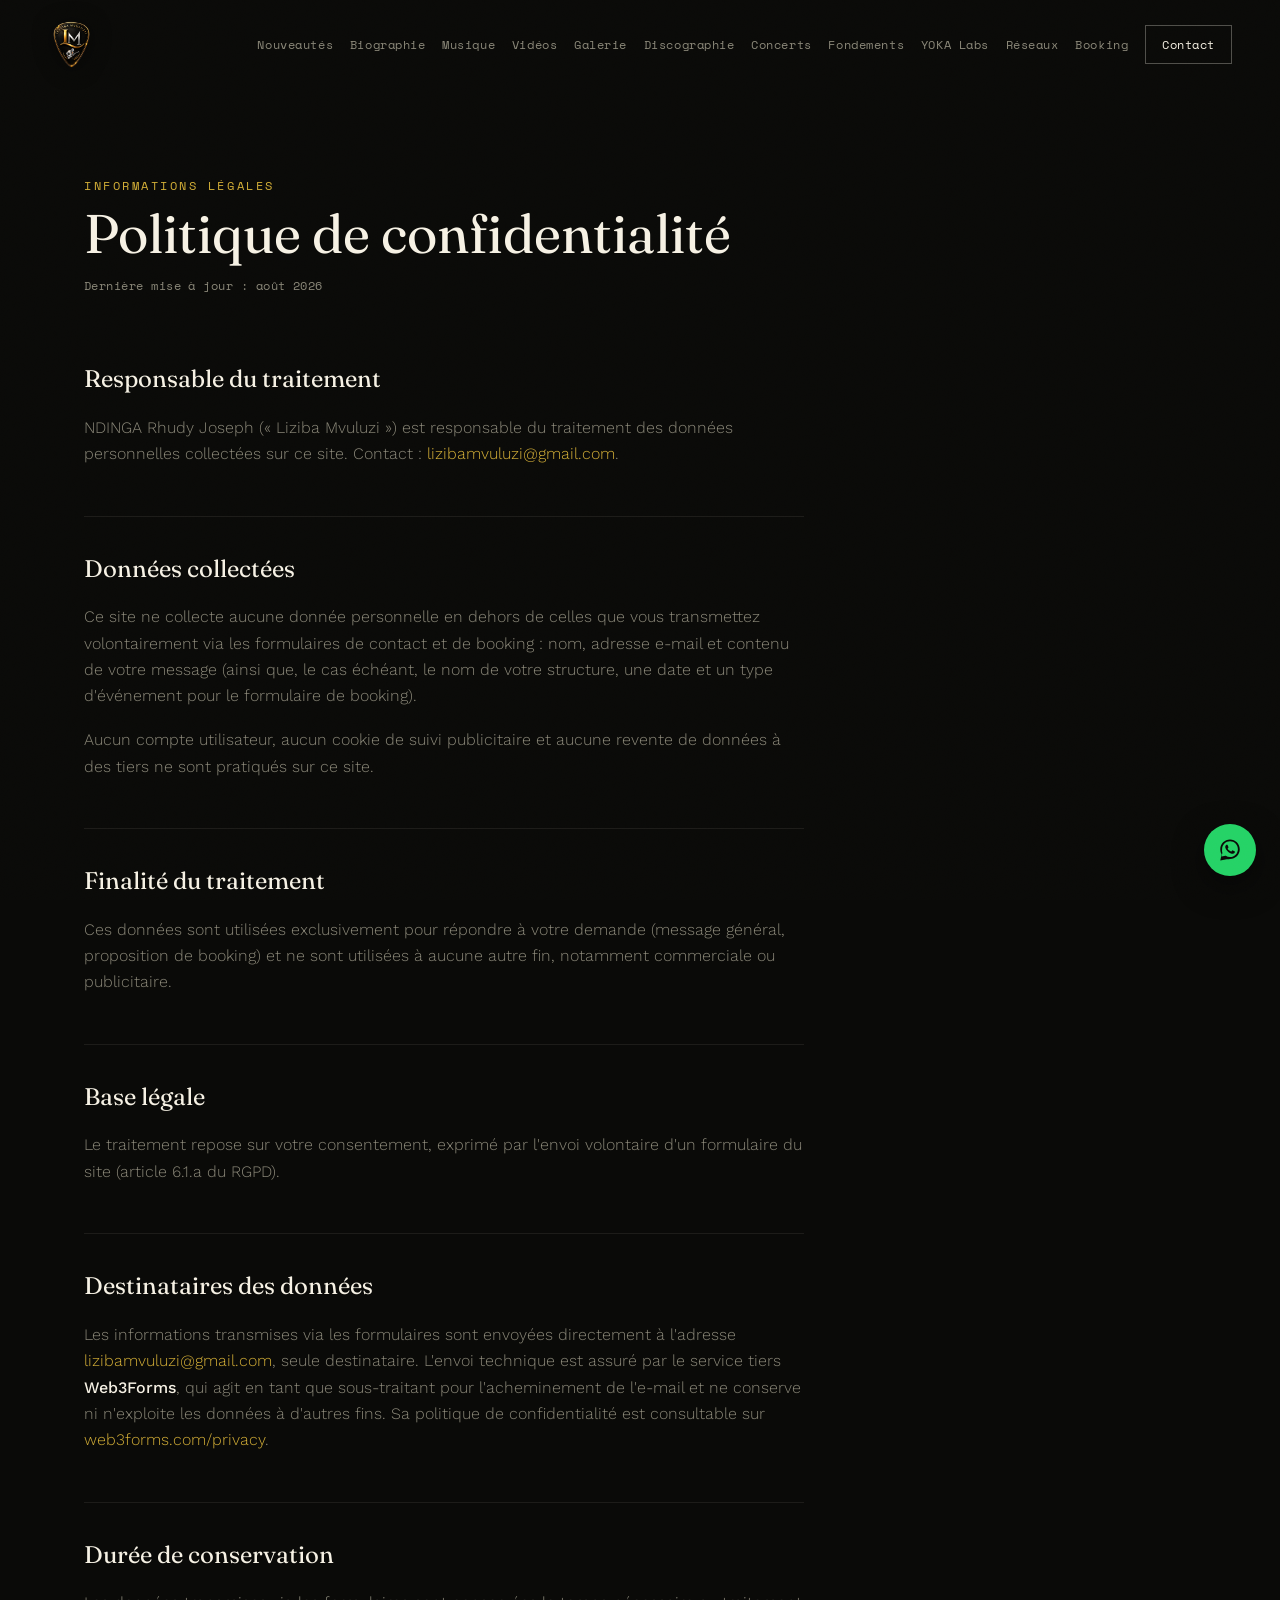
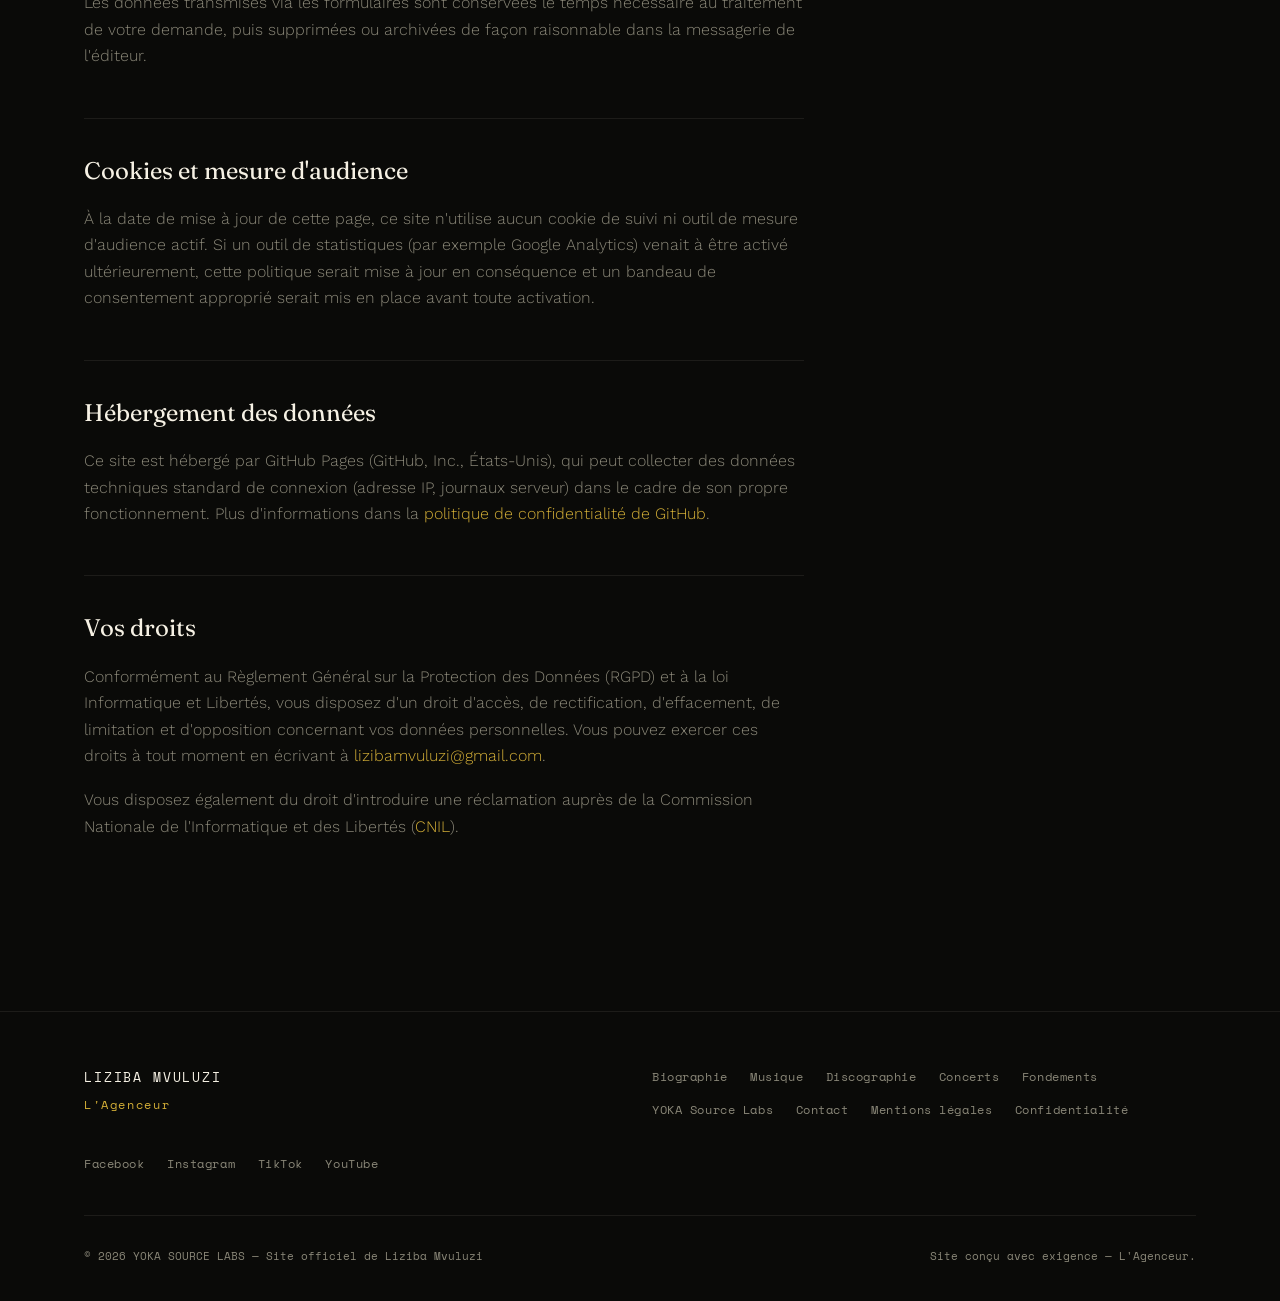
<file: pages/politique-confidentialite.html>
<!DOCTYPE html>
<html lang="fr" data-base-path="../">
<head>
<meta charset="UTF-8">
<meta name="viewport" content="width=device-width, initial-scale=1.0">
<title>Politique de confidentialité — Liziba Mvuluzi</title>
<meta name="description" content="Politique de confidentialité et protection des données personnelles du site officiel de Liziba Mvuluzi.">
<meta name="robots" content="index, follow">
<meta name="theme-color" content="#0a0a08">
<link rel="canonical" href="https://lizibamvuluzi.github.io/liziba-mvuluzi-site/pages/politique-confidentialite.html">

<link rel="icon" type="image/svg+xml" href="../assets/icons/favicon.svg">
<link rel="icon" type="image/png" sizes="32x32" href="../assets/icons/favicon-32.png">
<link rel="apple-touch-icon" sizes="180x180" href="../assets/icons/apple-touch-icon.png">
<link rel="manifest" href="../manifest.json">
<meta name="apple-mobile-web-app-capable" content="yes">
<meta name="apple-mobile-web-app-status-bar-style" content="black-translucent">
<meta name="apple-mobile-web-app-title" content="Liziba Mvuluzi">

<link rel="preconnect" href="https://fonts.googleapis.com">
<link rel="preconnect" href="https://fonts.gstatic.com" crossorigin>
<link href="https://fonts.googleapis.com/css2?family=Fraunces:ital,opsz,wght@0,9..144,300;0,9..144,400;0,9..144,500;0,9..144,600;1,9..144,400&family=Work+Sans:wght@300;400;500;600&family=Space+Mono:wght@400;700&display=swap" rel="stylesheet">

<link rel="stylesheet" href="../css/style.css">
<script type="application/ld+json">
{
  "@context": "https://schema.org",
  "@type": "WebPage",
  "name": "Politique de confidentialité",
  "description": "Politique de confidentialité du site officiel de Liziba Mvuluzi.",
  "url": "https://lizibamvuluzi.github.io/liziba-mvuluzi-site/pages/politique-confidentialite.html",
  "isPartOf": {
    "@type": "WebSite",
    "name": "Liziba Mvuluzi",
    "url": "https://lizibamvuluzi.github.io/liziba-mvuluzi-site/"
  }
}
</script>
</head>
<body>

<a class="skip-link" href="#contenu">Aller au contenu principal</a>
<div class="grain" aria-hidden="true"></div>

<header class="site-header" id="siteHeader">
  <nav class="nav" aria-label="Navigation principale">
    <a href="../index.html" class="nav__mark" aria-label="Liziba Mvuluzi — Retour à l'accueil">
      <img src="../assets/logos/logo.png" alt="Liziba Mvuluzi" class="nav__mark-logo" width="47" height="47">
    </a>
    <button class="nav__toggle" id="navToggle" aria-expanded="false" aria-controls="navMenu" aria-label="Ouvrir le menu de navigation">
      <span></span><span></span><span></span>
    </button>
    <ul class="nav__menu" id="navMenu">
      <li><a href="../index.html#nouveautes" data-nav>Nouveautés</a></li>
      <li><a href="../index.html#biographie" data-nav>Biographie</a></li>
      <li><a href="../index.html#musique" data-nav>Musique</a></li>
      <li><a href="../index.html#videos" data-nav>Vidéos</a></li>
      <li><a href="../index.html#galerie" data-nav>Galerie</a></li>
      <li><a href="../index.html#discographie" data-nav>Discographie</a></li>
      <li><a href="../index.html#concerts" data-nav>Concerts</a></li>
      <li><a href="fondements.html">Fondements</a></li>
      <li><a href="yoka-source-labs.html">YOKA Labs</a></li>
      <li><a href="../index.html#reseaux" data-nav>Réseaux</a></li>
      <li><a href="../index.html#booking" data-nav>Booking</a></li>
      <li><a href="../index.html#contact" class="nav__cta" data-nav>Contact</a></li>
    </ul>
  </nav>
</header>

<main id="contenu">
<section class="section legal-page" aria-labelledby="privacy-title">
  <div class="section__inner">
    <div class="legal-page__header reveal">
      <p class="eyebrow">Informations légales</p>
      <h1 id="privacy-title" class="section__title">Politique de confidentialité</h1>
      <p class="legal-page__updated">Dernière mise à jour : août 2026</p>
    </div>

    <div class="legal-content reveal">
      <h2>Responsable du traitement</h2>
      <p>
        NDINGA Rhudy Joseph (« Liziba Mvuluzi ») est responsable du
        traitement des données personnelles collectées sur ce site.
        Contact : <a href="mailto:lizibamvuluzi@gmail.com">lizibamvuluzi@gmail.com</a>.
      </p>

      <h2>Données collectées</h2>
      <p>
        Ce site ne collecte aucune donnée personnelle en dehors de celles
        que vous transmettez volontairement via les formulaires de
        contact et de booking : nom, adresse e-mail et contenu de votre
        message (ainsi que, le cas échéant, le nom de votre structure, une
        date et un type d'événement pour le formulaire de booking).
      </p>
      <p>
        Aucun compte utilisateur, aucun cookie de suivi publicitaire et
        aucune revente de données à des tiers ne sont pratiqués sur ce
        site.
      </p>

      <h2>Finalité du traitement</h2>
      <p>
        Ces données sont utilisées exclusivement pour répondre à votre
        demande (message général, proposition de booking) et ne sont
        utilisées à aucune autre fin, notamment commerciale ou
        publicitaire.
      </p>

      <h2>Base légale</h2>
      <p>
        Le traitement repose sur votre consentement, exprimé par l'envoi
        volontaire d'un formulaire du site (article 6.1.a du RGPD).
      </p>

      <h2>Destinataires des données</h2>
      <p>
        Les informations transmises via les formulaires sont envoyées
        directement à l'adresse <a href="mailto:lizibamvuluzi@gmail.com">lizibamvuluzi@gmail.com</a>,
        seule destinataire. L'envoi technique est assuré par le service
        tiers <strong>Web3Forms</strong>, qui agit en tant que
        sous-traitant pour l'acheminement de l'e-mail et ne conserve ni
        n'exploite les données à d'autres fins. Sa politique de
        confidentialité est consultable sur
        <a href="https://web3forms.com/privacy" target="_blank" rel="noopener">web3forms.com/privacy</a>.
      </p>

      <h2>Durée de conservation</h2>
      <p>
        Les données transmises via les formulaires sont conservées le
        temps nécessaire au traitement de votre demande, puis supprimées
        ou archivées de façon raisonnable dans la messagerie de
        l'éditeur.
      </p>

      <h2>Cookies et mesure d'audience</h2>
      <p>
        À la date de mise à jour de cette page, ce site n'utilise aucun
        cookie de suivi ni outil de mesure d'audience actif. Si un outil
        de statistiques (par exemple Google Analytics) venait à être
        activé ultérieurement, cette politique serait mise à jour en
        conséquence et un bandeau de consentement approprié serait mis en
        place avant toute activation.
      </p>

      <h2>Hébergement des données</h2>
      <p>
        Ce site est hébergé par GitHub Pages (GitHub, Inc., États-Unis),
        qui peut collecter des données techniques standard de connexion
        (adresse IP, journaux serveur) dans le cadre de son propre
        fonctionnement. Plus d'informations dans la
        <a href="https://docs.github.com/site-policy/privacy-policies/github-privacy-statement" target="_blank" rel="noopener">politique de confidentialité de GitHub</a>.
      </p>

      <h2>Vos droits</h2>
      <p>
        Conformément au Règlement Général sur la Protection des Données
        (RGPD) et à la loi Informatique et Libertés, vous disposez d'un
        droit d'accès, de rectification, d'effacement, de limitation et
        d'opposition concernant vos données personnelles. Vous pouvez
        exercer ces droits à tout moment en écrivant à
        <a href="mailto:lizibamvuluzi@gmail.com">lizibamvuluzi@gmail.com</a>.
      </p>
      <p>
        Vous disposez également du droit d'introduire une réclamation
        auprès de la Commission Nationale de l'Informatique et des
        Libertés (<a href="https://www.cnil.fr" target="_blank" rel="noopener">CNIL</a>).
      </p>
    </div>
  </div>
</section>
</main>

<footer class="site-footer">
  <div class="site-footer__inner">
    <div class="site-footer__brand">
      <span class="site-footer__mark">LIZIBA MVULUZI</span>
      <span class="site-footer__tag">L'Agenceur</span>
    </div>

    <nav class="site-footer__nav" aria-label="Navigation du pied de page">
      <a href="../index.html#biographie">Biographie</a>
      <a href="../index.html#musique">Musique</a>
      <a href="../index.html#discographie">Discographie</a>
      <a href="../index.html#concerts">Concerts</a>
      <a href="fondements.html">Fondements</a>
      <a href="yoka-source-labs.html">YOKA Source Labs</a>
      <a href="../index.html#contact">Contact</a>
      <a href="mentions-legales.html">Mentions légales</a>
      <a href="politique-confidentialite.html">Confidentialité</a>
    </nav>

    <div class="site-footer__socials" id="footerSocials"></div>

    <div class="site-footer__legal">
      <span class="site-footer__copy">© <span id="year"></span> YOKA SOURCE LABS — Site officiel de Liziba Mvuluzi</span>
      <span class="site-footer__credit">Site conçu avec exigence — L'Agenceur.</span>
    </div>
  </div>
</footer>

<!-- ================================================================
     ÉLÉMENTS FLOTTANTS : WhatsApp, Retour en haut
     ================================================================ -->
<!-- Le href par défaut est un repli statique ; js/main.js (applyArtistContact) le met à jour depuis data/artist.json au chargement. -->
<a href="https://wa.me/message/D6UYXL7U7JS4K1" id="whatsappFloatBtn" class="float-btn float-btn--whatsapp" target="_blank" rel="noopener" aria-label="Contacter sur WhatsApp">
  <svg viewBox="0 0 32 32" aria-hidden="true" focusable="false"><path fill="currentColor" d="M16.02 3C9.4 3 4 8.36 4 15c0 2.3.65 4.44 1.77 6.27L4 29l7.94-1.72A11.9 11.9 0 0 0 16.02 27C22.63 27 28 21.64 28 15S22.63 3 16.02 3zm0 21.7c-1.94 0-3.75-.55-5.29-1.5l-.38-.23-4.7 1.02 1.03-4.6-.25-.4A9.62 9.62 0 0 1 6.3 15c0-5.36 4.36-9.7 9.72-9.7 5.35 0 9.7 4.34 9.7 9.7s-4.35 9.7-9.7 9.7zm5.34-7.27c-.29-.15-1.73-.85-2-.95-.27-.1-.46-.15-.66.15-.2.29-.76.95-.93 1.14-.17.2-.34.22-.63.07-.29-.15-1.22-.45-2.32-1.43-.86-.76-1.44-1.71-1.61-2-.17-.29-.02-.45.13-.6.13-.13.29-.34.44-.51.15-.17.2-.29.29-.49.1-.2.05-.37-.02-.51-.07-.15-.66-1.59-.9-2.18-.24-.57-.48-.49-.66-.5h-.56c-.2 0-.51.07-.78.37-.27.29-1.02 1-1.02 2.44s1.05 2.83 1.2 3.03c.15.2 2.07 3.16 5.02 4.43.7.3 1.25.48 1.68.61.7.22 1.34.19 1.84.12.56-.08 1.73-.71 1.98-1.39.24-.68.24-1.27.17-1.39-.07-.12-.26-.2-.55-.34z"/></svg>
</a>

<button type="button" class="float-btn float-btn--top" id="backToTop" aria-label="Retour en haut de page">
  <svg viewBox="0 0 24 24" aria-hidden="true" focusable="false"><path fill="currentColor" d="M12 5l-7 7h4v7h6v-7h4z"/></svg>
</button>

<!-- ================================================================
     LIGHTBOX GALERIE
     ================================================================ -->
<div class="lightbox" id="lightbox" role="dialog" aria-modal="true" aria-label="Visionneuse d'image" hidden>
  <button type="button" class="lightbox__close" id="lightboxClose" aria-label="Fermer la visionneuse">
    <svg viewBox="0 0 24 24" aria-hidden="true" focusable="false"><path fill="none" stroke="currentColor" stroke-width="1.5" stroke-linecap="round" d="M5 5l14 14M19 5L5 19"/></svg>
  </button>
  <button type="button" class="lightbox__prev" id="lightboxPrev" aria-label="Image précédente">
    <svg viewBox="0 0 24 24" aria-hidden="true" focusable="false"><path fill="none" stroke="currentColor" stroke-width="1.5" stroke-linecap="round" stroke-linejoin="round" d="M15 5l-7 7 7 7"/></svg>
  </button>
  <div class="lightbox__stage">
    <div class="lightbox__image" id="lightboxImage" role="img"></div>
    <p class="lightbox__caption" id="lightboxCaption"></p>
  </div>
  <button type="button" class="lightbox__next" id="lightboxNext" aria-label="Image suivante">
    <svg viewBox="0 0 24 24" aria-hidden="true" focusable="false"><path fill="none" stroke="currentColor" stroke-width="1.5" stroke-linecap="round" stroke-linejoin="round" d="M9 5l7 7-7 7"/></svg>
  </button>
</div>



<script src="../js/main.js" defer></script>
</body>
</html>
</file>
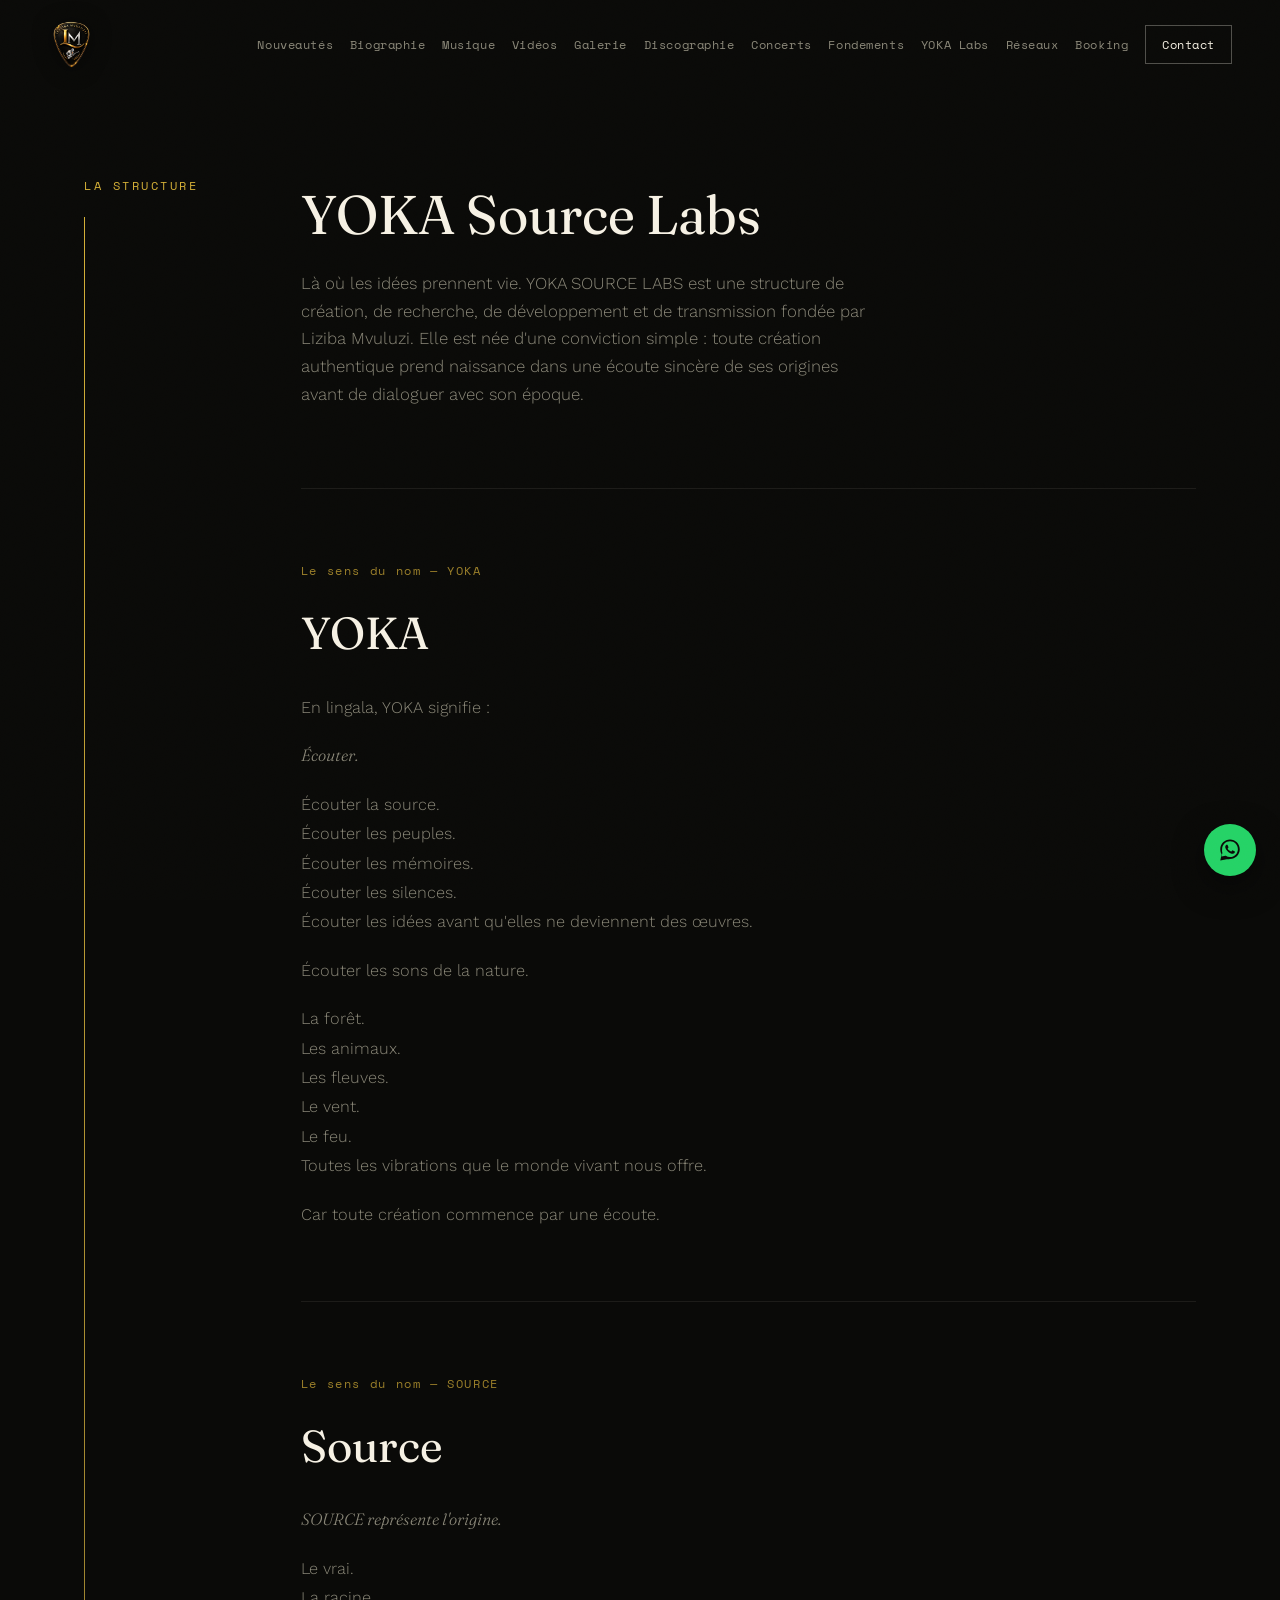
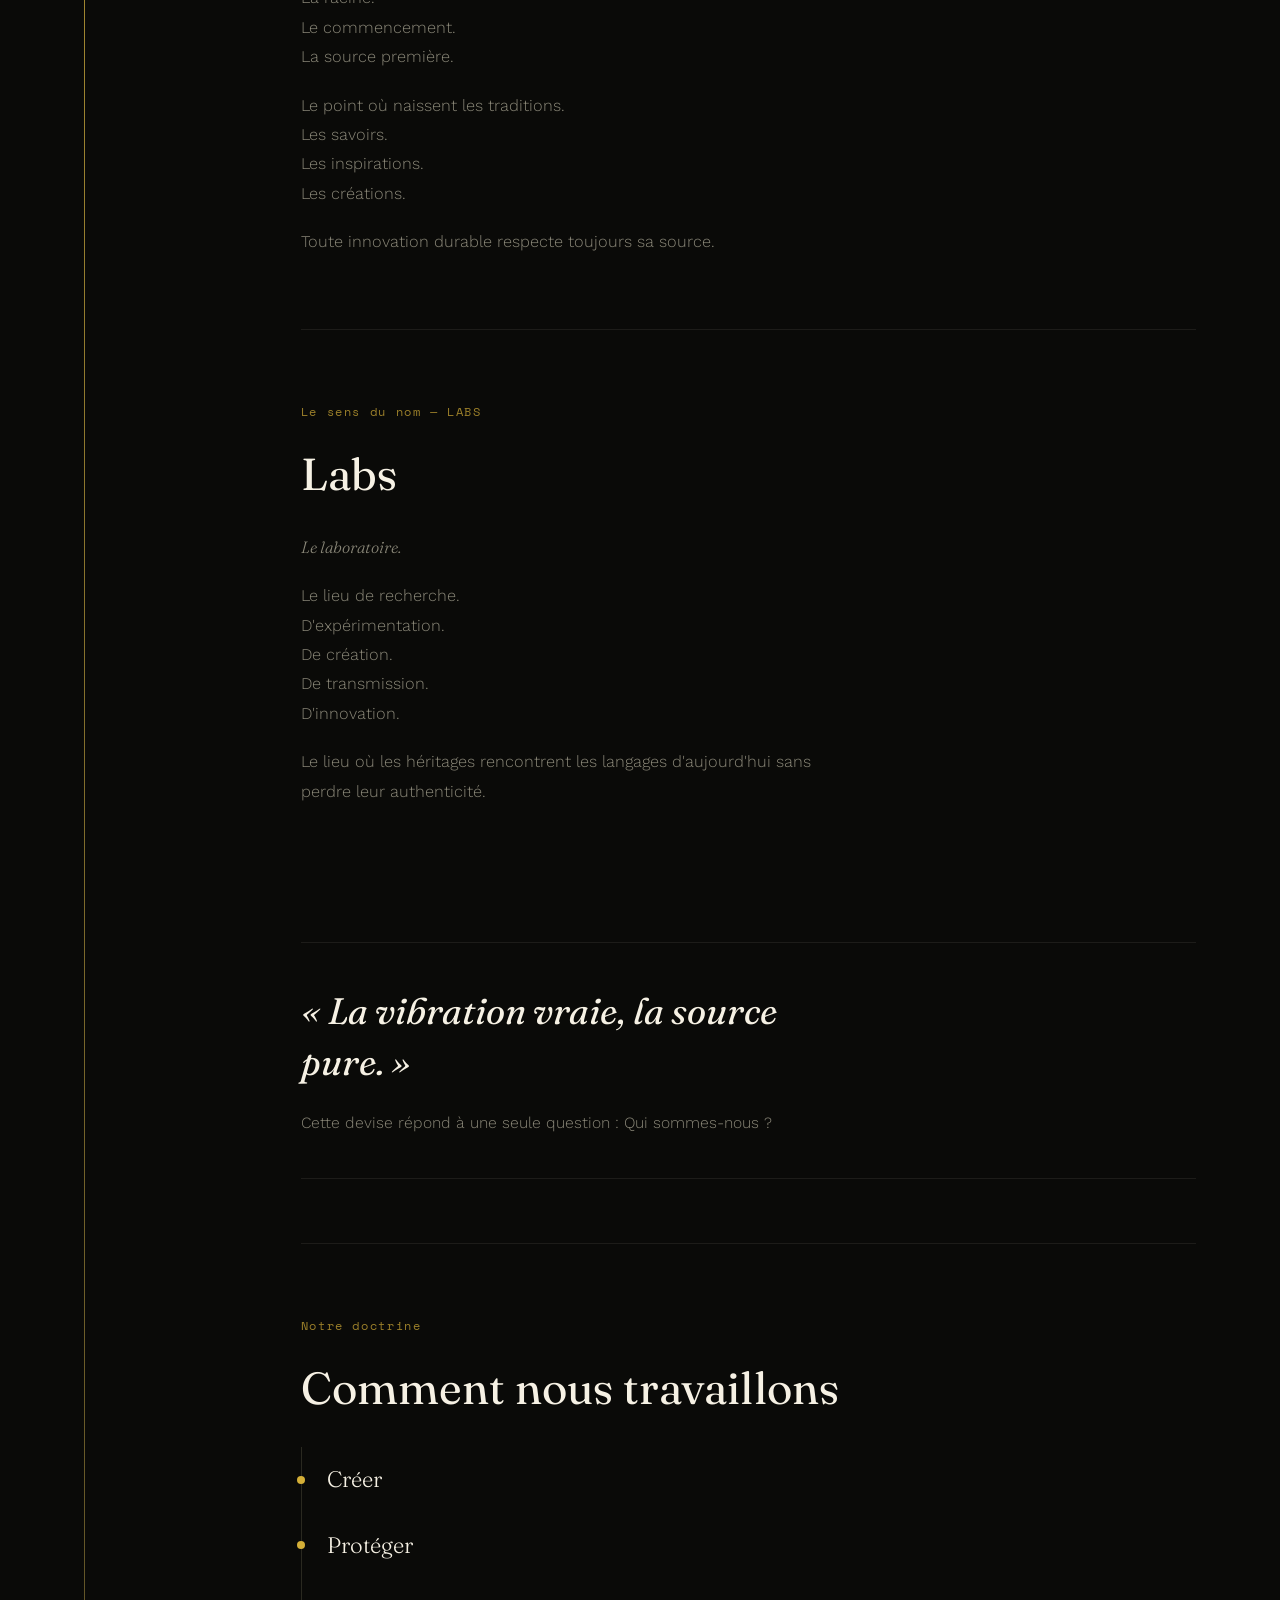
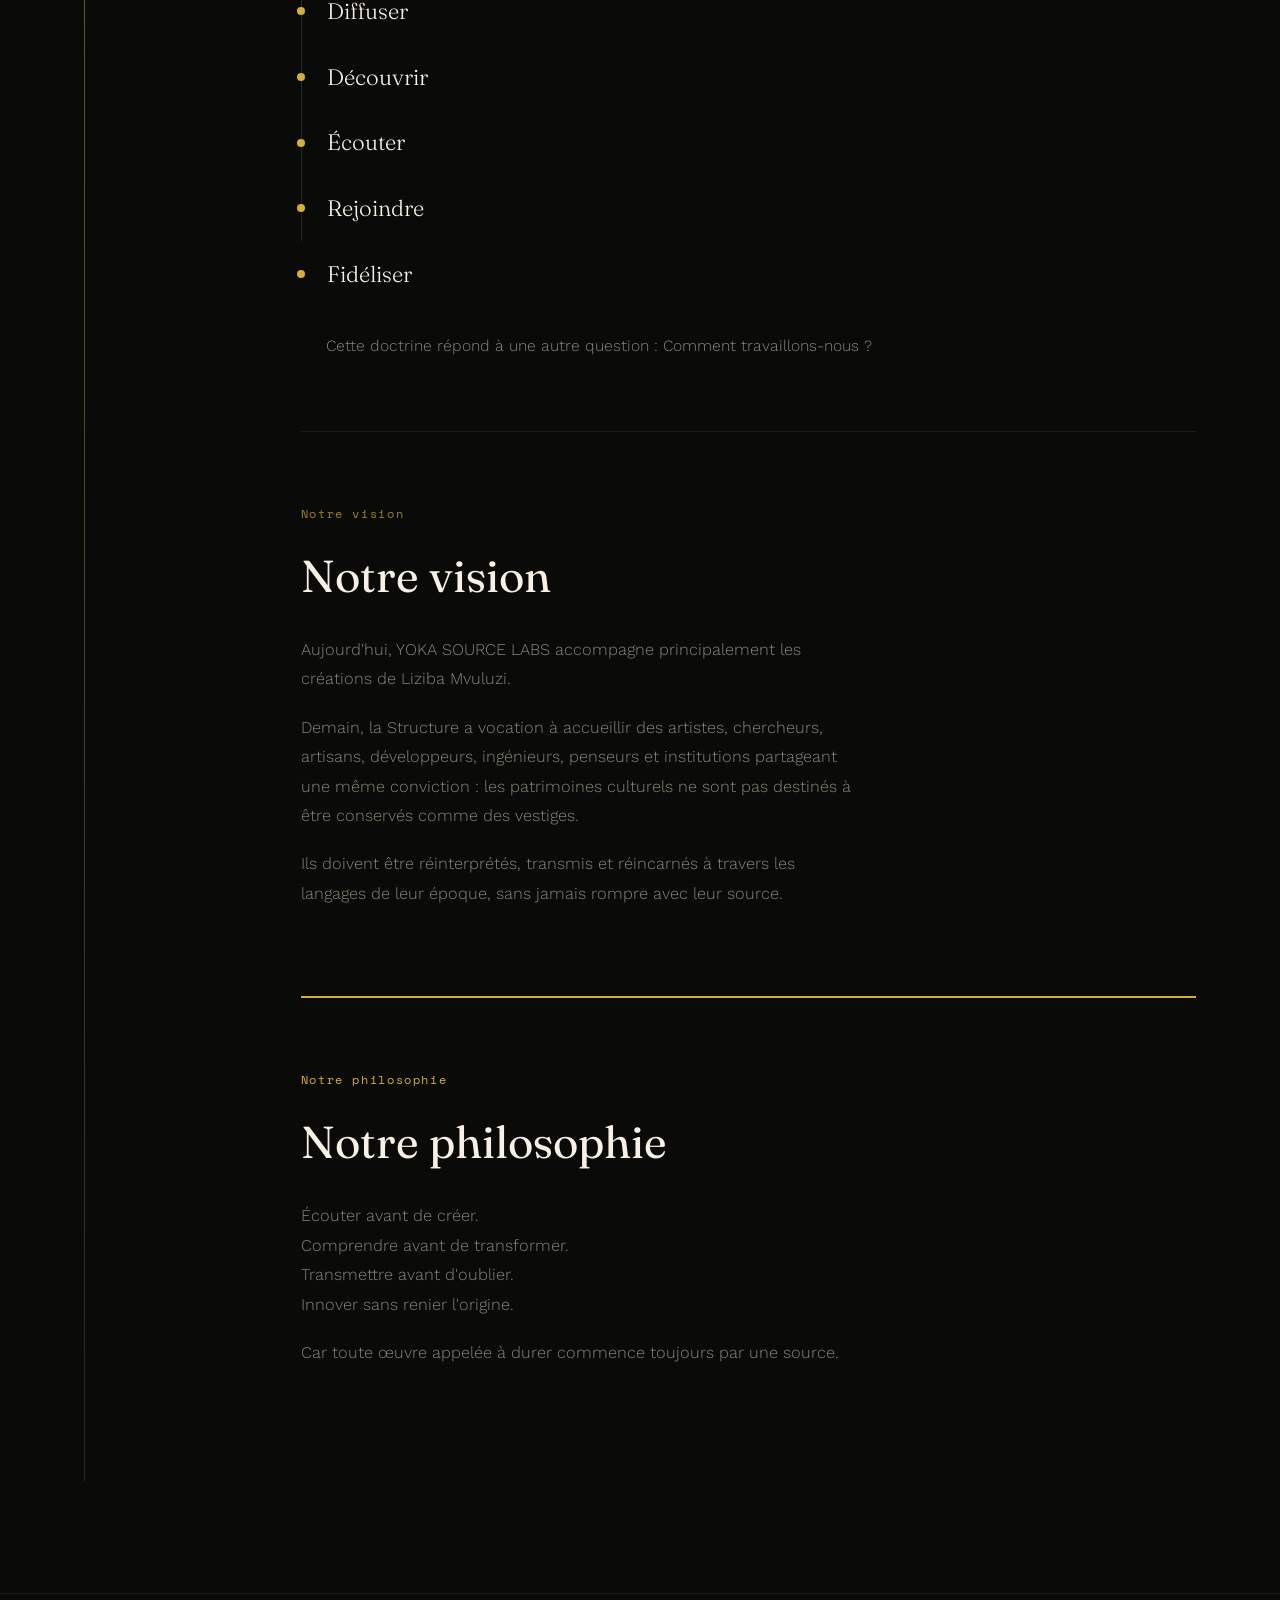
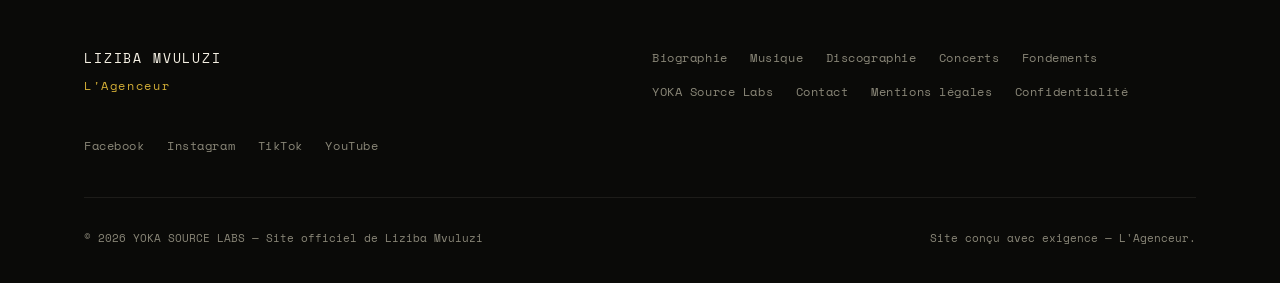
<file: pages/yoka-source-labs.html>
<!DOCTYPE html>
<html lang="fr" data-base-path="../">
<head>
<meta charset="UTF-8">
<meta name="viewport" content="width=device-width, initial-scale=1.0">
<title>YOKA Source Labs — Liziba Mvuluzi</title>
<meta name="description" content="YOKA Source Labs, structure de création, de recherche et de transmission fondée par Liziba Mvuluzi. « La vibration vraie, la source pure. »">
<meta name="robots" content="index, follow">
<meta name="theme-color" content="#0a0a08">
<link rel="canonical" href="https://lizibamvuluzi.github.io/liziba-mvuluzi-site/pages/yoka-source-labs.html">

<meta property="og:type" content="article">
<meta property="og:title" content="YOKA Source Labs — Liziba Mvuluzi">
<meta property="og:description" content="YOKA Source Labs, structure de création, de recherche et de transmission fondée par Liziba Mvuluzi. « La vibration vraie, la source pure. »">
<meta property="og:image" content="https://lizibamvuluzi.github.io/liziba-mvuluzi-site/assets/images/social/og-cover.jpg">
<meta property="og:image:alt" content="Liziba Mvuluzi — L'Agenceur, guitariste et auteur-compositeur">
<meta property="og:url" content="https://lizibamvuluzi.github.io/liziba-mvuluzi-site/pages/yoka-source-labs.html">
<meta property="og:site_name" content="Liziba Mvuluzi">
<meta property="og:locale" content="fr_FR">

<meta name="twitter:card" content="summary_large_image">
<meta name="twitter:title" content="YOKA Source Labs — Liziba Mvuluzi">
<meta name="twitter:description" content="YOKA Source Labs, structure de création, de recherche et de transmission fondée par Liziba Mvuluzi. « La vibration vraie, la source pure. »">
<meta name="twitter:image" content="https://lizibamvuluzi.github.io/liziba-mvuluzi-site/assets/images/social/og-cover.jpg">
<meta name="twitter:image:alt" content="Liziba Mvuluzi — L'Agenceur, guitariste et auteur-compositeur">

<link rel="icon" type="image/svg+xml" href="../assets/icons/favicon.svg">
<link rel="icon" type="image/png" sizes="32x32" href="../assets/icons/favicon-32.png">
<link rel="apple-touch-icon" sizes="180x180" href="../assets/icons/apple-touch-icon.png">
<link rel="manifest" href="../manifest.json">
<meta name="apple-mobile-web-app-capable" content="yes">
<meta name="apple-mobile-web-app-status-bar-style" content="black-translucent">
<meta name="apple-mobile-web-app-title" content="Liziba Mvuluzi">

<link rel="preconnect" href="https://fonts.googleapis.com">
<link rel="preconnect" href="https://fonts.gstatic.com" crossorigin>
<link href="https://fonts.googleapis.com/css2?family=Fraunces:ital,opsz,wght@0,9..144,300;0,9..144,400;0,9..144,500;0,9..144,600;1,9..144,400&family=Work+Sans:wght@300;400;500;600&family=Space+Mono:wght@400;700&display=swap" rel="stylesheet">

<link rel="stylesheet" href="../css/style.css">
<script type="application/ld+json">
{
  "@context": "https://schema.org",
  "@type": "WebPage",
  "name": "YOKA Source Labs",
  "description": "Structure de création, de recherche, de développement et de transmission fondée par Liziba Mvuluzi.",
  "url": "https://lizibamvuluzi.github.io/liziba-mvuluzi-site/pages/yoka-source-labs.html",
  "isPartOf": {
    "@type": "WebSite",
    "name": "Liziba Mvuluzi",
    "url": "https://lizibamvuluzi.github.io/liziba-mvuluzi-site/"
  }
}
</script>
</head>
<body>

<a class="skip-link" href="#contenu">Aller au contenu principal</a>
<div class="grain" aria-hidden="true"></div>

<header class="site-header" id="siteHeader">
  <nav class="nav" aria-label="Navigation principale">
    <a href="../index.html" class="nav__mark" aria-label="Liziba Mvuluzi — Retour à l'accueil">
      <img src="../assets/logos/logo.png" alt="Liziba Mvuluzi" class="nav__mark-logo" width="47" height="47">
    </a>
    <button class="nav__toggle" id="navToggle" aria-expanded="false" aria-controls="navMenu" aria-label="Ouvrir le menu de navigation">
      <span></span><span></span><span></span>
    </button>
    <ul class="nav__menu" id="navMenu">
      <li><a href="../index.html#nouveautes" data-nav>Nouveautés</a></li>
      <li><a href="../index.html#biographie" data-nav>Biographie</a></li>
      <li><a href="../index.html#musique" data-nav>Musique</a></li>
      <li><a href="../index.html#videos" data-nav>Vidéos</a></li>
      <li><a href="../index.html#galerie" data-nav>Galerie</a></li>
      <li><a href="../index.html#discographie" data-nav>Discographie</a></li>
      <li><a href="../index.html#concerts" data-nav>Concerts</a></li>
      <li><a href="fondements.html">Fondements</a></li>
      <li><a href="yoka-source-labs.html">YOKA Labs</a></li>
      <li><a href="../index.html#reseaux" data-nav>Réseaux</a></li>
      <li><a href="../index.html#booking" data-nav>Booking</a></li>
      <li><a href="../index.html#contact" class="nav__cta" data-nav>Contact</a></li>
    </ul>
  </nav>
</header>

<main id="contenu">
<section class="section manifesto-page" aria-labelledby="yoka-title">
  <div class="section__inner manifesto-grid">
    <div class="manifesto-grid__rail reveal">
      <p class="eyebrow">La Structure</p>
      <div class="manifesto-grid__thread" aria-hidden="true"></div>
    </div>

    <div>
      <div class="manifesto-page__header reveal">
        <h1 id="yoka-title" class="section__title">YOKA Source Labs</h1>
        <p class="manifesto-page__intro">
          Là où les idées prennent vie. YOKA SOURCE LABS est une structure
          de création, de recherche, de développement et de transmission
          fondée par Liziba Mvuluzi. Elle est née d'une conviction simple :
          toute création authentique prend naissance dans une écoute
          sincère de ses origines avant de dialoguer avec son époque.
        </p>
      </div>

      <article class="pillar reveal">
        <span class="pillar__index">Le sens du nom — YOKA</span>
        <h2 class="pillar__name">YOKA</h2>
        <div class="pillar__body">
          <p>En lingala, YOKA signifie :</p>
          <p class="pillar__tagline">Écouter.</p>
          <p class="pillar__verse">Écouter la source.<br>Écouter les peuples.<br>Écouter les mémoires.<br>Écouter les silences.<br>Écouter les idées avant qu'elles ne deviennent des œuvres.</p>
          <p>Écouter les sons de la nature.</p>
          <p class="pillar__verse">La forêt.<br>Les animaux.<br>Les fleuves.<br>Le vent.<br>Le feu.<br>Toutes les vibrations que le monde vivant nous offre.</p>
          <p>Car toute création commence par une écoute.</p>
        </div>
      </article>

      <article class="pillar reveal">
        <span class="pillar__index">Le sens du nom — SOURCE</span>
        <h2 class="pillar__name">Source</h2>
        <div class="pillar__body">
          <p class="pillar__tagline">SOURCE représente l'origine.</p>
          <p class="pillar__verse">Le vrai.<br>La racine.<br>Le commencement.<br>La source première.</p>
          <p class="pillar__verse">Le point où naissent les traditions.<br>Les savoirs.<br>Les inspirations.<br>Les créations.</p>
          <p>Toute innovation durable respecte toujours sa source.</p>
        </div>
      </article>

      <article class="pillar reveal">
        <span class="pillar__index">Le sens du nom — LABS</span>
        <h2 class="pillar__name">Labs</h2>
        <div class="pillar__body">
          <p class="pillar__tagline">Le laboratoire.</p>
          <p class="pillar__verse">Le lieu de recherche.<br>D'expérimentation.<br>De création.<br>De transmission.<br>D'innovation.</p>
          <p>Le lieu où les héritages rencontrent les langages d'aujourd'hui sans perdre leur authenticité.</p>
        </div>
      </article>

      <div class="manifesto-quote reveal">
        <p class="manifesto-quote__text">« La vibration vraie, la source pure. »</p>
        <p class="manifesto-quote__question">Cette devise répond à une seule question : Qui sommes-nous ?</p>
      </div>

      <article class="pillar reveal">
        <span class="pillar__index">Notre doctrine</span>
        <h2 class="pillar__name">Comment nous travaillons</h2>
        <div class="doctrine">
          <div class="doctrine__step"><span class="doctrine__word">Créer</span></div>
          <div class="doctrine__step"><span class="doctrine__word">Protéger</span></div>
          <div class="doctrine__step"><span class="doctrine__word">Diffuser</span></div>
          <div class="doctrine__step"><span class="doctrine__word">Découvrir</span></div>
          <div class="doctrine__step"><span class="doctrine__word">Écouter</span></div>
          <div class="doctrine__step"><span class="doctrine__word">Rejoindre</span></div>
          <div class="doctrine__step"><span class="doctrine__word">Fidéliser</span></div>
        </div>
        <p class="doctrine__question">Cette doctrine répond à une autre question : Comment travaillons-nous ?</p>
      </article>

      <article class="pillar reveal">
        <span class="pillar__index">Notre vision</span>
        <h2 class="pillar__name">Notre vision</h2>
        <div class="pillar__body">
          <p>Aujourd'hui, YOKA SOURCE LABS accompagne principalement les créations de Liziba Mvuluzi.</p>
          <p>Demain, la Structure a vocation à accueillir des artistes, chercheurs, artisans, développeurs, ingénieurs, penseurs et institutions partageant une même conviction : les patrimoines culturels ne sont pas destinés à être conservés comme des vestiges.</p>
          <p>Ils doivent être réinterprétés, transmis et réincarnés à travers les langages de leur époque, sans jamais rompre avec leur source.</p>
        </div>
      </article>

      <article class="pillar pillar--coda reveal">
        <span class="pillar__index">Notre philosophie</span>
        <h2 class="pillar__name">Notre philosophie</h2>
        <div class="pillar__body">
          <p class="pillar__verse">Écouter avant de créer.<br>Comprendre avant de transformer.<br>Transmettre avant d'oublier.<br>Innover sans renier l'origine.</p>
          <p>Car toute œuvre appelée à durer commence toujours par une source.</p>
        </div>
      </article>
    </div>
  </div>
</section>
</main>

<footer class="site-footer">
  <div class="site-footer__inner">
    <div class="site-footer__brand">
      <span class="site-footer__mark">LIZIBA MVULUZI</span>
      <span class="site-footer__tag">L'Agenceur</span>
    </div>

    <nav class="site-footer__nav" aria-label="Navigation du pied de page">
      <a href="../index.html#biographie">Biographie</a>
      <a href="../index.html#musique">Musique</a>
      <a href="../index.html#discographie">Discographie</a>
      <a href="../index.html#concerts">Concerts</a>
      <a href="fondements.html">Fondements</a>
      <a href="yoka-source-labs.html">YOKA Source Labs</a>
      <a href="../index.html#contact">Contact</a>
      <a href="mentions-legales.html">Mentions légales</a>
      <a href="politique-confidentialite.html">Confidentialité</a>
    </nav>

    <div class="site-footer__socials" id="footerSocials"></div>

    <div class="site-footer__legal">
      <span class="site-footer__copy">© <span id="year"></span> YOKA SOURCE LABS — Site officiel de Liziba Mvuluzi</span>
      <span class="site-footer__credit">Site conçu avec exigence — L'Agenceur.</span>
    </div>
  </div>
</footer>

<!-- ================================================================
     ÉLÉMENTS FLOTTANTS : WhatsApp, Retour en haut
     ================================================================ -->
<!-- Le href par défaut est un repli statique ; js/main.js (applyArtistContact) le met à jour depuis data/artist.json au chargement. -->
<a href="https://wa.me/message/D6UYXL7U7JS4K1" id="whatsappFloatBtn" class="float-btn float-btn--whatsapp" target="_blank" rel="noopener" aria-label="Contacter sur WhatsApp">
  <svg viewBox="0 0 32 32" aria-hidden="true" focusable="false"><path fill="currentColor" d="M16.02 3C9.4 3 4 8.36 4 15c0 2.3.65 4.44 1.77 6.27L4 29l7.94-1.72A11.9 11.9 0 0 0 16.02 27C22.63 27 28 21.64 28 15S22.63 3 16.02 3zm0 21.7c-1.94 0-3.75-.55-5.29-1.5l-.38-.23-4.7 1.02 1.03-4.6-.25-.4A9.62 9.62 0 0 1 6.3 15c0-5.36 4.36-9.7 9.72-9.7 5.35 0 9.7 4.34 9.7 9.7s-4.35 9.7-9.7 9.7zm5.34-7.27c-.29-.15-1.73-.85-2-.95-.27-.1-.46-.15-.66.15-.2.29-.76.95-.93 1.14-.17.2-.34.22-.63.07-.29-.15-1.22-.45-2.32-1.43-.86-.76-1.44-1.71-1.61-2-.17-.29-.02-.45.13-.6.13-.13.29-.34.44-.51.15-.17.2-.29.29-.49.1-.2.05-.37-.02-.51-.07-.15-.66-1.59-.9-2.18-.24-.57-.48-.49-.66-.5h-.56c-.2 0-.51.07-.78.37-.27.29-1.02 1-1.02 2.44s1.05 2.83 1.2 3.03c.15.2 2.07 3.16 5.02 4.43.7.3 1.25.48 1.68.61.7.22 1.34.19 1.84.12.56-.08 1.73-.71 1.98-1.39.24-.68.24-1.27.17-1.39-.07-.12-.26-.2-.55-.34z"/></svg>
</a>

<button type="button" class="float-btn float-btn--top" id="backToTop" aria-label="Retour en haut de page">
  <svg viewBox="0 0 24 24" aria-hidden="true" focusable="false"><path fill="currentColor" d="M12 5l-7 7h4v7h6v-7h4z"/></svg>
</button>

<!-- ================================================================
     LIGHTBOX GALERIE
     ================================================================ -->
<div class="lightbox" id="lightbox" role="dialog" aria-modal="true" aria-label="Visionneuse d'image" hidden>
  <button type="button" class="lightbox__close" id="lightboxClose" aria-label="Fermer la visionneuse">
    <svg viewBox="0 0 24 24" aria-hidden="true" focusable="false"><path fill="none" stroke="currentColor" stroke-width="1.5" stroke-linecap="round" d="M5 5l14 14M19 5L5 19"/></svg>
  </button>
  <button type="button" class="lightbox__prev" id="lightboxPrev" aria-label="Image précédente">
    <svg viewBox="0 0 24 24" aria-hidden="true" focusable="false"><path fill="none" stroke="currentColor" stroke-width="1.5" stroke-linecap="round" stroke-linejoin="round" d="M15 5l-7 7 7 7"/></svg>
  </button>
  <div class="lightbox__stage">
    <div class="lightbox__image" id="lightboxImage" role="img"></div>
    <p class="lightbox__caption" id="lightboxCaption"></p>
  </div>
  <button type="button" class="lightbox__next" id="lightboxNext" aria-label="Image suivante">
    <svg viewBox="0 0 24 24" aria-hidden="true" focusable="false"><path fill="none" stroke="currentColor" stroke-width="1.5" stroke-linecap="round" stroke-linejoin="round" d="M9 5l7 7-7 7"/></svg>
  </button>
</div>



<script src="../js/main.js" defer></script>
</body>
</html>
</file>
<file: css/style.css>
/* ==========================================================================
   LIZIBA MVULUZI — Site officiel — Version finale
   Design system : Noir profond / Or premium (#d4af37) / Blanc cassé / Gris discret
   Sommaire :
     1. Variables & reset
     2. Utilitaires (eyebrow, boutons, reveal, accessibilité)
     3. Header / Navigation
     4. Hero
     4bis. Nouveautés
     5. Biographie (+ timeline)
     6. Musique (titre à la une + plateformes)
     7. Vidéos
     8. Galerie + Lightbox
     9. Discographie
    10. Concerts / Agenda
    11. Booking
    12. Réseaux sociaux
    13. Contact
    14. Footer
    15. Boutons flottants (WhatsApp / Retour en haut)
    16. Pages manifeste (Fondements, YOKA Source Labs)
    17. Pages secondaires (légal, 404)
    18. Responsive : navigation mobile
   ========================================================================== */

/* ---------- 1. Variables & reset ---------- */
:root {
  --noir: #0a0a08;
  --noir-soft: #121210;
  --noir-card: #16160f;
  --or: #d4af37;          /* or premium — couleur de marque */
  --or-clair: #ecd27f;
  --or-mat: #9c802a;
  --blanc-casse: #f6f1e4;
  --gris: #8a8778;
  --gris-fonce: #2a2920;
  --ligne: rgba(246, 241, 228, 0.08);

  --font-display: "Fraunces", "Georgia", serif;
  --font-body: "Work Sans", -apple-system, sans-serif;
  --font-mono: "Space Mono", monospace;

  --gap-section: clamp(6rem, 12vw, 11rem);
  --container: 1240px;

  --ease: cubic-bezier(0.16, 1, 0.3, 1);
}

*, *::before, *::after { box-sizing: border-box; margin: 0; padding: 0; }
html { scroll-behavior: smooth; }
@media (prefers-reduced-motion: reduce) {
  html { scroll-behavior: auto; }
  *, *::before, *::after { animation-duration: 0.001ms !important; transition-duration: 0.001ms !important; scroll-behavior: auto !important; }
}
body {
  background: var(--noir);
  color: var(--blanc-casse);
  font-family: var(--font-body);
  font-weight: 300;
  line-height: 1.65;
  -webkit-font-smoothing: antialiased;
  overflow-x: hidden;
}
img { max-width: 100%; display: block; }
a { color: inherit; text-decoration: none; }
ul, ol { list-style: none; }
button { font: inherit; background: none; border: none; cursor: pointer; color: inherit; }
input, textarea, select { font: inherit; color: inherit; }
::selection { background: var(--or); color: var(--noir); }

/* Focus clavier visible partout — accessibilité */
:focus-visible {
  outline: 2px solid var(--or);
  outline-offset: 3px;
}

/* Grain léger sur toute la page */
.grain {
  position: fixed; inset: 0; pointer-events: none; z-index: 998;
  opacity: 0.035; mix-blend-mode: overlay;
  background-image: url("data:image/svg+xml,%3Csvg xmlns='http://www.w3.org/2000/svg' width='120' height='120'%3E%3Cfilter id='n'%3E%3CfeTurbulence type='fractalNoise' baseFrequency='0.9' numOctaves='2' stitchTiles='stitch'/%3E%3C/filter%3E%3Crect width='100%25' height='100%25' filter='url(%23n)'/%3E%3C/svg%3E");
}

/* ---------- 2. Utilitaires ---------- */
.skip-link {
  position: absolute; left: 1rem; top: -60px; z-index: 1000;
  background: var(--or); color: var(--noir); padding: 0.8rem 1.4rem;
  font-family: var(--font-mono); font-size: 0.8rem; letter-spacing: 0.06em;
  transition: top 0.3s var(--ease);
}
.skip-link:focus { top: 1rem; }

.visually-hidden {
  position: absolute; width: 1px; height: 1px; overflow: hidden;
  clip: rect(0 0 0 0); white-space: nowrap; border: 0; padding: 0; margin: -1px;
}

.eyebrow {
  font-family: var(--font-mono);
  font-size: 0.72rem;
  letter-spacing: 0.22em;
  text-transform: uppercase;
  color: var(--or);
}
.section { padding: var(--gap-section) 0; position: relative; }
.section__inner { max-width: var(--container); margin: 0 auto; padding: 0 clamp(1.5rem, 5vw, 4rem); }
.section__head { max-width: 640px; margin-bottom: clamp(2.5rem, 6vw, 4.5rem); }
.section__title {
  font-family: var(--font-display);
  font-weight: 400;
  font-size: clamp(2.2rem, 5vw, 3.4rem);
  line-height: 1.08;
  margin-top: 0.6rem;
  color: var(--blanc-casse);
}
.section__intro, .section__text {
  margin-top: 1.1rem;
  color: var(--gris);
  font-size: 1.02rem;
  max-width: 46ch;
}

.btn {
  display: inline-flex; align-items: center; gap: 0.6rem;
  font-family: var(--font-mono);
  font-size: 0.78rem;
  letter-spacing: 0.14em;
  text-transform: uppercase;
  padding: 1.05rem 2.1rem;
  border: 1px solid transparent;
  transition: all 0.4s var(--ease);
}
.btn--gold { background: var(--or); color: var(--noir); }
.btn--gold:hover { background: var(--or-clair); transform: translateY(-2px); box-shadow: 0 10px 30px rgba(212, 175, 55, 0.25); }
.btn--ghost { border-color: rgba(246, 241, 228, 0.28); color: var(--blanc-casse); }
.btn--ghost:hover { border-color: var(--or); color: var(--or); transform: translateY(-2px); }
.btn--sm { padding: 0.7rem 1.3rem; font-size: 0.7rem; }
.btn:disabled { opacity: 0.55; cursor: not-allowed; transform: none !important; box-shadow: none !important; }

.link-more {
  display: inline-block; margin-top: 1.4rem;
  font-family: var(--font-mono); font-size: 0.8rem; letter-spacing: 0.08em;
  color: var(--blanc-casse); border-bottom: 1px solid var(--gris-fonce);
  padding-bottom: 0.3rem; transition: border-color 0.3s var(--ease), color 0.3s var(--ease);
}
.link-more:hover { color: var(--or); border-color: var(--or); }

/* Apparition douce au scroll — n'assombrit le contenu que si JS a
   effectivement démarré (voir la classe .js-ready posée en inline dans
   <head> de chaque page). Sans JS (script bloqué, erreur réseau...), le
   contenu reste visible par défaut plutôt que caché indéfiniment. */
.js-ready .reveal {
  opacity: 0; transform: translateY(28px);
  transition: opacity 0.9s var(--ease), transform 0.9s var(--ease);
}
.reveal.is-visible { opacity: 1; transform: translateY(0); }

/* ---------- 3. Header / Navigation ---------- */
.site-header {
  position: fixed; top: 0; left: 0; right: 0; z-index: 500;
  padding: 1.3rem clamp(1.5rem, 5vw, 3rem);
  transition: background 0.4s var(--ease), padding 0.4s var(--ease), border-color 0.4s var(--ease);
  border-bottom: 1px solid transparent;
}
.site-header.is-scrolled {
  background: rgba(10, 10, 8, 0.88);
  backdrop-filter: blur(14px);
  padding-top: 0.85rem; padding-bottom: 0.85rem;
  border-bottom-color: var(--ligne);
}
.site-header.is-scrolled .nav__mark-logo { height: 38px; }
.nav { display: flex; align-items: center; justify-content: space-between; max-width: var(--container); margin: 0 auto; }
.nav__mark { display: inline-flex; align-items: center; }
.nav__mark-logo {
  display: block; height: 47px; width: auto;
  filter: drop-shadow(0 2px 10px rgba(0,0,0,0.5));
  transition: transform 0.4s var(--ease), filter 0.4s var(--ease), height 0.4s var(--ease);
}
.nav__mark:hover .nav__mark-logo { transform: scale(1.06); filter: drop-shadow(0 2px 14px rgba(212,175,55,0.35)); }
.nav__menu { display: flex; align-items: center; gap: clamp(0.7rem, 1.3vw, 1.4rem); }
.nav__menu a {
  display: inline-flex; align-items: center;
  font-family: var(--font-mono); font-size: 0.72rem; letter-spacing: 0.05em;
  color: var(--gris); transition: color 0.3s var(--ease);
  white-space: nowrap;
}
.nav__menu a:hover { color: var(--blanc-casse); }
.nav__menu a.is-active { color: var(--or); }
.nav__cta {
  border: 1px solid rgba(246, 241, 228, 0.3); padding: 0.55rem 1rem; color: var(--blanc-casse) !important;
  transition: border-color 0.3s var(--ease), color 0.3s var(--ease), background 0.3s var(--ease);
}
.nav__cta:hover { border-color: var(--or); background: var(--or); color: var(--noir) !important; }

.nav__toggle { display: none; flex-direction: column; gap: 5px; width: 26px; }
.nav__toggle span { height: 1px; background: var(--blanc-casse); transition: transform 0.35s var(--ease), opacity 0.35s var(--ease); }

/* ---------- 4. Hero ---------- */
.hero {
  position: relative; min-height: 100svh; display: flex; align-items: flex-end;
  overflow: hidden; background: var(--noir);
}
.hero__portrait { position: absolute; inset: 0; z-index: 1; }
.hero__portrait-frame {
  position: absolute; inset: 0;
  background-color: #0d0d0a;
  background-image: url("../assets/images/hero/hero-portrait.jpg");
  background-repeat: no-repeat;
  background-position: 55% 20%;
  background-size: cover;
}
@media (max-width: 1079px) {
  .hero__portrait-frame { background-position: 53% 18%; }
}
@media (max-width: 760px) {
  .hero__portrait-frame { background-position: 56% 15%; }
}
.hero__portrait-frame::before {
  content: ""; position: absolute; inset: 0;
  background-image:
    radial-gradient(ellipse 70% 60% at 68% 30%, rgba(212, 175, 55, 0.14), transparent 60%),
    linear-gradient(180deg, rgba(10,10,8,0.15) 0%, rgba(10,10,8,0.55) 55%, rgba(10,10,8,0.96) 100%);
}
.hero__portrait-frame::after {
  content: ""; position: absolute; inset: 0;
  background-image: radial-gradient(circle at 1px 1px, rgba(246,241,228,0.05) 1px, transparent 0);
  background-size: 34px 34px;
  mix-blend-mode: overlay;
}
/* Cordes — élément signature : cordes de guitare / fils de mémoire tissés */
.hero__strings { position: absolute; inset: 0; z-index: 2; pointer-events: none; }
.hero__strings span {
  position: absolute; top: -5%; height: 110%; width: 1px;
  background: linear-gradient(180deg, transparent 0%, rgba(212,175,55,0.55) 18%, rgba(212,175,55,0.65) 50%, rgba(212,175,55,0.35) 82%, transparent 100%);
  transform-origin: top center;
  animation: string-sway 9s ease-in-out infinite;
}
.hero__strings span:nth-child(1){ left: 62%; animation-delay: 0s; opacity:.9;}
.hero__strings span:nth-child(2){ left: 68%; animation-delay: .6s; opacity:.6;}
.hero__strings span:nth-child(3){ left: 74%; animation-delay: 1.2s; opacity:.8;}
.hero__strings span:nth-child(4){ left: 80%; animation-delay: 1.8s; opacity:.5;}
.hero__strings span:nth-child(5){ left: 86%; animation-delay: 2.4s; opacity:.7;}
.hero__strings span:nth-child(6){ left: 92%; animation-delay: 3s; opacity:.4;}
@keyframes string-sway {
  0%, 100% { transform: rotate(0deg); }
  50% { transform: rotate(0.6deg); }
}

.hero__content { position: relative; z-index: 3; padding: 0 clamp(1.5rem, 6vw, 5rem) clamp(4rem, 9vw, 6.5rem); width: 100%; max-width: var(--container); margin: 0 auto; }
.hero__title-main {
  font-family: var(--font-display);
  font-weight: 400;
  font-size: clamp(3.2rem, 10vw, 7.6rem);
  line-height: 0.95;
  color: var(--blanc-casse);
  letter-spacing: -0.01em;
}
.hero__subtitle {
  display: flex; align-items: center; gap: 1rem;
  font-family: var(--font-mono); font-size: 0.95rem; letter-spacing: 0.4em;
  color: var(--or); margin-top: 1.6rem;
}
.hero__rule { display: inline-block; width: 44px; height: 1px; background: var(--or); }
.hero__baseline { margin-top: 1.3rem; max-width: 52ch; color: var(--gris); font-size: 1.02rem; }
.hero__baseline strong { color: var(--blanc-casse); font-weight: 500; }

/* Lisibilité mobile uniquement : le gris standard se fond dans la photo
   sur petit écran (iPhone notamment). Couleur plus claire (ivoire doux,
   jamais blanc pur) + opacité légèrement augmentée. Aucun autre style,
   position, typographie ou élément du Hero n'est concerné. */
@media (max-width: 760px) {
  .hero__baseline { color: var(--blanc-casse); opacity: 0.86; }
}
.hero__actions { display: flex; gap: 1rem; margin-top: 2.8rem; flex-wrap: wrap; }

.hero__scroll {
  position: absolute; right: clamp(1.5rem, 5vw, 3rem); bottom: 2.4rem; z-index: 3;
  display: flex; flex-direction: column; align-items: center; gap: 0.7rem;
  font-family: var(--font-mono); font-size: 0.68rem; letter-spacing: 0.18em; color: var(--gris);
  writing-mode: vertical-rl;
}
.hero__scroll-line { width: 1px; height: 46px; background: rgba(246,241,228,0.25); position: relative; overflow: hidden; }
.hero__scroll-line::after {
  content: ""; position: absolute; top: -100%; left: 0; width: 100%; height: 100%;
  background: var(--or); animation: scroll-drip 2.4s ease-in-out infinite;
}
@keyframes scroll-drip { 0% { top: -100%; } 60%, 100% { top: 100%; } }

/* ---------- 4bis. Nouveautés ---------- */
.news-grid { display: grid; grid-template-columns: repeat(auto-fit, minmax(280px, 1fr)); gap: 1.6rem; }
.news-card {
  display: flex; flex-direction: column; background: var(--noir-card); border: 1px solid var(--ligne);
  transition: transform 0.5s var(--ease), border-color 0.35s var(--ease);
}
.news-card:hover { transform: translateY(-4px); border-color: var(--gris-fonce); }
.news-card__art {
  position: relative; aspect-ratio: 16 / 10; background-color: #0c0c0a;
  background-size: cover; background-position: center;
}
.news-card__art::before {
  content: ""; position: absolute; inset: 0;
  background: linear-gradient(150deg, rgba(212,175,55,0.18), transparent 65%), linear-gradient(200deg, rgba(28,27,18,0.5), rgba(12,12,10,0.7));
}
.news-card__body { padding: 1.6rem; display: flex; flex-direction: column; gap: 0.5rem; flex: 1; }
.news-card__meta { font-family: var(--font-mono); font-size: 0.68rem; letter-spacing: 0.1em; text-transform: uppercase; color: var(--or-mat); }
.news-card__title { font-family: var(--font-display); font-size: 1.3rem; color: var(--blanc-casse); }
.news-card__desc { color: var(--gris); font-size: 0.94rem; margin-bottom: 0.6rem; }
.news-card__links { display: flex; gap: 1.2rem; margin-top: auto; }
.news-card__links a { font-family: var(--font-mono); font-size: 0.76rem; letter-spacing: 0.04em; color: var(--or); transition: color 0.3s var(--ease); }
.news-card__links a:hover { color: var(--or-clair); }

/* ---------- 5. Biographie ---------- */
.apropos__grid { display: grid; grid-template-columns: 200px 1fr; gap: clamp(2rem, 6vw, 5rem); }
.apropos__label { position: relative; }
.apropos__thread {
  margin-top: 1.4rem; width: 1px; height: 100%; min-height: 220px;
  background: linear-gradient(180deg, var(--or) 0%, var(--gris-fonce) 100%);
  position: sticky; top: 8rem;
}
.apropos__lead { font-family: var(--font-display); font-size: clamp(1.5rem, 2.6vw, 1.9rem); font-weight: 400; line-height: 1.45; color: var(--blanc-casse); }
.apropos__lead em { color: var(--or); font-style: italic; }
.apropos__text p { margin-bottom: 1.5rem; color: var(--gris); font-size: 1.02rem; max-width: 62ch; }
.apropos__text strong { color: var(--blanc-casse); font-weight: 500; }
.apropos__facts { display: grid; grid-template-columns: repeat(auto-fit, minmax(180px, 1fr)); gap: 1.6rem; margin-top: 2.6rem; padding-top: 2.2rem; border-top: 1px solid var(--ligne); }
.fact { display: flex; flex-direction: column; gap: 0.4rem; }
.fact__label { font-family: var(--font-mono); font-size: 0.66rem; letter-spacing: 0.12em; text-transform: uppercase; color: var(--gris); }
.fact__value { font-family: var(--font-display); font-size: 1.15rem; color: var(--or-clair); }

/* Repères de parcours */
.timeline { margin-top: 3rem; padding-top: 2.2rem; border-top: 1px solid var(--ligne); }
.timeline__item {
  display: grid; grid-template-columns: 110px 1fr; gap: 1.2rem;
  position: relative; padding: 1.1rem 0 1.1rem 1.6rem; border-left: 1px solid var(--gris-fonce);
}
.timeline__marker {
  position: absolute; left: -4.5px; top: 1.5rem; width: 8px; height: 8px;
  border-radius: 50%; background: var(--or);
}
.timeline__date { font-family: var(--font-mono); font-size: 0.72rem; letter-spacing: 0.08em; color: var(--or-mat); text-transform: uppercase; }
.timeline__text { color: var(--gris); max-width: 56ch; }
.timeline__text strong { color: var(--blanc-casse); font-weight: 500; }

@media (max-width: 760px) {
  .apropos__grid { grid-template-columns: 1fr; }
  .apropos__thread { display: none; }
  .timeline__item { grid-template-columns: 1fr; gap: 0.3rem; }
}

/* ---------- 6. Musique ---------- */
.featured-release {
  display: grid; grid-template-columns: 220px 1fr; gap: clamp(1.6rem, 4vw, 3rem);
  align-items: center; padding: 2.2rem; margin-bottom: clamp(2.5rem, 6vw, 4rem);
  background: var(--noir-card); border: 1px solid var(--ligne);
}
.featured-release__art {
  position: relative; aspect-ratio: 1 / 1; width: 100%; overflow: hidden;
  background-color: #0c0c0a; background-size: cover; background-position: center;
  border: 1px solid var(--ligne);
}
.featured-release__art::before {
  content: ""; position: absolute; inset: 0;
  background: linear-gradient(150deg, rgba(212,175,55,0.22), transparent 65%), linear-gradient(200deg, rgba(28,27,18,0.55), rgba(12,12,10,0.75));
}
.featured-release__title { font-family: var(--font-display); font-size: clamp(1.6rem, 3vw, 2.1rem); color: var(--blanc-casse); margin-top: 0.4rem; }
.featured-release__meta { font-family: var(--font-mono); font-size: 0.78rem; color: var(--or-mat); margin-top: 0.5rem; letter-spacing: 0.03em; }
.featured-release__desc { color: var(--gris); margin: 1rem 0 1.6rem; max-width: 52ch; }

@media (max-width: 640px) {
  .featured-release { grid-template-columns: 1fr; }
  .featured-release__art { max-width: 220px; }
}

.platforms__label { font-family: var(--font-mono); font-size: 0.72rem; letter-spacing: 0.14em; text-transform: uppercase; color: var(--gris); margin-bottom: 0.6rem; }
.platforms { display: grid; grid-template-columns: repeat(2, 1fr); border-top: 1px solid var(--ligne); }
.platform {
  display: flex; align-items: center; justify-content: space-between;
  padding: 1.7rem 0.4rem; border-bottom: 1px solid var(--ligne);
  border-right: 1px solid var(--ligne);
  font-family: var(--font-display); font-size: clamp(1.15rem, 2vw, 1.5rem);
  color: var(--blanc-casse); transition: color 0.35s var(--ease), padding-left 0.35s var(--ease);
  position: relative; overflow: hidden;
}
.platform:nth-child(2n) { border-right: none; padding-left: 1.6rem; }
.platform::before {
  content: ""; position: absolute; inset: 0; background: var(--or); z-index: 0;
  transform: scaleX(0); transform-origin: left; transition: transform 0.45s var(--ease); opacity: 0.08;
}
.platform:hover::before { transform: scaleX(1); }
.platform:hover { color: var(--or-clair); padding-left: 1.2rem; }
.platform__group { display: flex; align-items: center; gap: 0.9rem; position: relative; z-index: 1; }
.platform__icon { width: 24px; height: 24px; flex-shrink: 0; color: var(--or-mat); transition: color 0.35s var(--ease); }
.platform__icon svg { width: 100%; height: 100%; display: block; }
.platform:hover .platform__icon { color: var(--or-clair); }
.platform__name, .platform__arrow { position: relative; z-index: 1; }
.platform__arrow { font-family: var(--font-mono); font-size: 0.9rem; color: var(--or-mat); transition: transform 0.35s var(--ease); }
.platform:hover .platform__arrow { transform: translateX(6px); color: var(--or); }

@media (max-width: 640px) {
  .platforms { grid-template-columns: 1fr; }
  .platform, .platform:nth-child(2n) { border-right: none; padding-left: 0; }
}

/* ---------- 7. Vidéos ---------- */
.video-grid { display: grid; grid-template-columns: repeat(auto-fit, minmax(300px, 1fr)); gap: 2rem; }
.video-card__frame {
  position: relative; padding-top: 56.25%; background: var(--noir-card);
  border: 1px solid var(--ligne); overflow: hidden;
}
.video-card__frame iframe { position: absolute; inset: 0; width: 100%; height: 100%; border: 0; }
.video-card__caption { margin-top: 1rem; font-family: var(--font-mono); font-size: 0.78rem; color: var(--gris); letter-spacing: 0.02em; }

/* ---------- 8. Galerie + Lightbox ---------- */
.gallery { display: grid; grid-template-columns: repeat(4, 1fr); gap: 0.6rem; width: 100%; }
.gallery__item {
  position: relative; overflow: hidden; padding: 0; text-align: left;
  aspect-ratio: 4 / 5; width: 100%;
  background:
    linear-gradient(135deg, rgba(212,175,55,0.10), transparent 60%),
    linear-gradient(160deg, #18170f, #0c0c0a);
  border: 1px solid var(--ligne);
  transition: transform 0.6s var(--ease);
}
.gallery__item img {
  position: absolute; inset: 0; width: 100%; height: 100%; object-fit: cover;
}
.gallery__item::after {
  content: ""; position: absolute; inset: 0; pointer-events: none;
  background-image: radial-gradient(circle at 1px 1px, rgba(246,241,228,0.06) 1px, transparent 0);
  background-size: 22px 22px;
}
.gallery__item::before {
  content: "＋"; position: absolute; right: 0.9rem; bottom: 0.7rem; z-index: 2;
  font-family: var(--font-mono); font-size: 0.85rem; color: var(--or);
  opacity: 0; transition: opacity 0.35s var(--ease);
}
.gallery__item:hover { transform: scale(0.98); }
.gallery__item:hover::before, .gallery__item:focus-visible::before { opacity: 1; }

@media (max-width: 760px) {
  .gallery { grid-template-columns: repeat(2, 1fr); }
}

.lightbox {
  position: fixed; inset: 0; z-index: 900;
  background: rgba(10, 10, 8, 0.96);
  display: flex; align-items: center; justify-content: center;
  padding: 2rem clamp(3rem, 8vw, 6rem);
}
.lightbox[hidden] { display: none; }
.lightbox__stage { max-width: 900px; width: 100%; text-align: center; }
.lightbox__image {
  width: 100%; aspect-ratio: 4 / 3;
  background: linear-gradient(135deg, rgba(212,175,55,0.14), transparent 60%), linear-gradient(160deg, #18170f, #0c0c0a);
  border: 1px solid var(--ligne);
}
.lightbox__caption { margin-top: 1.2rem; font-family: var(--font-mono); font-size: 0.8rem; color: var(--gris); letter-spacing: 0.03em; }
.lightbox__close, .lightbox__prev, .lightbox__next {
  position: absolute; display: flex; align-items: center; justify-content: center;
  width: 44px; height: 44px; color: var(--blanc-casse);
  transition: color 0.3s var(--ease), border-color 0.3s var(--ease), transform 0.3s var(--ease);
  border: 1px solid var(--ligne); border-radius: 50%;
}
.lightbox__close svg, .lightbox__prev svg, .lightbox__next svg { width: 20px; height: 20px; }
.lightbox__close { top: 1.6rem; right: clamp(1.5rem, 4vw, 3rem); }
.lightbox__prev { left: clamp(0.8rem, 3vw, 2rem); top: 50%; transform: translateY(-50%); }
.lightbox__next { right: clamp(0.8rem, 3vw, 2rem); top: 50%; transform: translateY(-50%); }
.lightbox__close:hover, .lightbox__prev:hover, .lightbox__next:hover { color: var(--or); border-color: var(--or); }
.lightbox__prev:hover { transform: translateY(-50%) translateX(-2px); }
.lightbox__next:hover { transform: translateY(-50%) translateX(2px); }

/* ---------- 9. Discographie ---------- */
.discography { border-top: 1px solid var(--ligne); }
.discography__row {
  display: grid; grid-template-columns: 90px 1fr 130px 120px; gap: 1rem; align-items: center;
  padding: 1.2rem 0.2rem; border-bottom: 1px solid var(--ligne);
  transition: background 0.3s var(--ease), padding-left 0.3s var(--ease);
}
.discography__row:not(.discography__row--head):not(.discography__row--placeholder):hover {
  background: var(--noir-card); padding-left: 0.7rem;
}
.discography__row--head {
  font-family: var(--font-mono); font-size: 0.66rem; letter-spacing: 0.12em; text-transform: uppercase; color: var(--gris);
}
.discography__year { font-family: var(--font-mono); color: var(--or-mat); font-size: 0.85rem; }
.discography__title { font-family: var(--font-display); font-size: 1.1rem; color: var(--blanc-casse); }
.discography__title em { color: var(--gris); font-style: italic; font-size: 0.9em; }
.discography__type { font-family: var(--font-mono); font-size: 0.78rem; color: var(--gris); }
.discography__link { font-family: var(--font-mono); font-size: 0.78rem; color: var(--or); transition: color 0.3s var(--ease); }
.discography__link:hover { color: var(--or-clair); }
.discography__row--placeholder { opacity: 0.5; }

@media (max-width: 680px) {
  .discography__row { grid-template-columns: 1fr; gap: 0.3rem; padding: 1.4rem 0.2rem; }
  .discography__row--head { display: none; }
}

.discography__origin {
  margin-top: clamp(2.5rem, 6vw, 4rem); padding: clamp(1.8rem, 4vw, 2.6rem);
  border-left: 2px solid var(--or); background: var(--noir-card);
}
.discography__origin-title { font-family: var(--font-display); font-size: 1.3rem; color: var(--blanc-casse); margin-bottom: 1rem; }
.discography__origin p { color: var(--gris); font-size: 0.96rem; max-width: 62ch; margin-bottom: 1rem; }
.discography__origin p:last-of-type { margin-bottom: 1.6rem; }

/* ---------- 10. Concerts / Agenda ---------- */
.agenda { border-top: 1px solid var(--ligne); }
.agenda__item {
  display: grid; grid-template-columns: 80px 1fr auto; gap: 1.4rem; align-items: center;
  padding: 1.6rem 0.2rem; border-bottom: 1px solid var(--ligne);
  transition: background 0.3s var(--ease), padding-left 0.3s var(--ease);
}
.agenda__item:hover { background: var(--noir-card); padding-left: 0.7rem; }
.agenda__date { display: flex; flex-direction: column; align-items: center; font-family: var(--font-mono); color: var(--or); }
.agenda__day { font-size: 1.5rem; line-height: 1; }
.agenda__month { font-size: 0.68rem; letter-spacing: 0.1em; text-transform: uppercase; color: var(--gris); }
.agenda__title { font-family: var(--font-display); font-size: 1.2rem; color: var(--blanc-casse); }
.agenda__place { font-family: var(--font-mono); font-size: 0.76rem; color: var(--gris); margin-top: 0.3rem; }

.agenda__empty {
  padding: 3.4rem 1.5rem; text-align: center; border: 1px dashed var(--gris-fonce);
}
.agenda__empty p { color: var(--gris); font-size: 1.02rem; }
.agenda__empty-sub { margin-top: 0.5rem; margin-bottom: 1.6rem; }

/* ---------- 11. Booking ---------- */
.booking__grid { display: grid; grid-template-columns: 0.9fr 1.1fr; gap: clamp(2rem, 6vw, 5rem); }
.booking__intro .section__title { margin-top: 0.6rem; }
.booking__direct { margin-top: 2rem; padding-top: 1.6rem; border-top: 1px solid var(--ligne); display: flex; flex-direction: column; gap: 0.5rem; }
.contact__link--sm { font-family: var(--font-display); font-size: 1.15rem !important; }
.form-row { display: grid; grid-template-columns: 1fr 1fr; gap: 1.4rem; margin-bottom: 1.4rem; }
.form-field { display: flex; flex-direction: column; gap: 0.55rem; margin-bottom: 1.4rem; }
.form-row .form-field { margin-bottom: 0; }
.form-field label { font-family: var(--font-mono); font-size: 0.68rem; letter-spacing: 0.1em; text-transform: uppercase; color: var(--gris); }
.form-field input, .form-field textarea, .form-field select {
  background: transparent; border: none; border-bottom: 1px solid var(--gris-fonce);
  padding: 0.7rem 0.1rem; color: var(--blanc-casse); font-size: 0.98rem;
  transition: border-color 0.3s var(--ease);
}
.form-field select { appearance: none; -webkit-appearance:none; background-image: linear-gradient(45deg, transparent 50%, var(--gris) 50%), linear-gradient(135deg, var(--gris) 50%, transparent 50%); background-position: calc(100% - 4px) 55%, calc(100% - 10px) 55%; background-size: 5px 5px, 5px 5px; background-repeat: no-repeat; }
.form-field select option { background: var(--noir-soft); color: var(--blanc-casse); }
.form-field input:focus, .form-field textarea:focus, .form-field select:focus { outline: none; border-color: var(--or); }
.form-field textarea { resize: vertical; }
.booking__form .btn, .contact__form .btn { margin-top: 0.6rem; }
.form-status { margin-top: 1rem; font-family: var(--font-mono); font-size: 0.8rem; line-height: 1.7; color: var(--or-clair); min-height: 1.2em; }
.form-status.is-error { color: #e07a5f; }
.form-status__title {
  display: block; font-family: var(--font-display); font-size: 1.15rem; font-weight: 400;
  color: var(--blanc-casse); margin-bottom: 0.4rem;
}
.form-status__signature {
  display: block; margin-top: 0.7rem; font-family: var(--font-display); font-style: italic;
  font-size: 0.95rem; color: var(--or);
}
.form-consent { margin-top: 0.8rem; font-size: 0.76rem; color: var(--gris); }
.form-consent a { color: var(--gris); text-decoration: underline; text-underline-offset: 2px; transition: color 0.3s var(--ease); }
.form-consent a:hover { color: var(--or); }

@media (max-width: 760px) {
  .booking__grid { grid-template-columns: 1fr; }
  .form-row { grid-template-columns: 1fr; gap: 1.4rem; }
}

/* ---------- 12. Réseaux sociaux ---------- */
.socials-grid { display: grid; grid-template-columns: repeat(auto-fit, minmax(220px, 1fr)); gap: 1px; background: var(--ligne); border: 1px solid var(--ligne); }
.social-card {
  background: var(--noir); padding: 2.2rem 1.6rem; display: flex; flex-direction: column; gap: 1.6rem; justify-content: space-between;
  transition: background 0.35s var(--ease);
}
.social-card:hover { background: var(--noir-card); }
.social-card__icon { width: 30px; height: 30px; color: var(--or-mat); transition: color 0.35s var(--ease); }
.social-card__icon svg { width: 100%; height: 100%; display: block; }
.social-card:hover .social-card__icon { color: var(--or-clair); }
.social-card__name { font-family: var(--font-display); font-size: 1.4rem; color: var(--blanc-casse); }
.social-card__cta { font-family: var(--font-mono); font-size: 0.72rem; letter-spacing: 0.08em; color: var(--or-mat); transition: color 0.3s var(--ease); }
.social-card:hover .social-card__cta { color: var(--or); }

/* ---------- 13. Contact ---------- */
.contact__grid { display: grid; grid-template-columns: 0.8fr 1.2fr; gap: clamp(2rem, 6vw, 5rem); }
.contact__details { display: flex; flex-direction: column; gap: 1.2rem; margin-top: 1.8rem; }
.contact__link { font-family: var(--font-display); font-size: clamp(1.3rem, 2.6vw, 1.8rem); color: var(--blanc-casse); transition: color 0.3s var(--ease); width: fit-content; border-bottom: 1px solid transparent; }
.contact__link:hover { color: var(--or); border-color: var(--or); }

@media (max-width: 760px) {
  .contact__grid { grid-template-columns: 1fr; }
}

/* ---------- 14. Footer ---------- */
.site-footer { border-top: 1px solid var(--ligne); padding: 3.4rem 0 2.2rem; }
.site-footer__inner {
  max-width: var(--container); margin: 0 auto; padding: 0 clamp(1.5rem, 5vw, 4rem);
  display: grid; grid-template-columns: 1fr 1fr; gap: 2.2rem 1.5rem;
}
.site-footer__brand { display: flex; flex-direction: column; gap: 0.4rem; }
.site-footer__mark { font-family: var(--font-mono); font-size: 0.82rem; letter-spacing: 0.14em; color: var(--blanc-casse); }
.site-footer__tag { font-family: var(--font-mono); font-size: 0.72rem; letter-spacing: 0.14em; color: var(--or); }
.site-footer__nav { display: flex; flex-wrap: wrap; gap: 0.9rem 1.4rem; align-content: start; }
.site-footer__nav a, .site-footer__socials a {
  font-family: var(--font-mono); font-size: 0.72rem; letter-spacing: 0.05em; color: var(--gris);
  transition: color 0.3s var(--ease);
}
.site-footer__nav a:hover, .site-footer__socials a:hover { color: var(--or); }
.site-footer__socials { display: flex; flex-wrap: wrap; gap: 1rem 1.4rem; align-content: start; }
.site-footer__legal { grid-column: 1 / -1; display: flex; flex-wrap: wrap; justify-content: space-between; gap: 0.6rem; padding-top: 2rem; margin-top: 0.4rem; border-top: 1px solid var(--ligne); }
.site-footer__copy, .site-footer__credit { font-family: var(--font-mono); font-size: 0.68rem; color: var(--gris); }

@media (max-width: 700px) {
  .site-footer__inner { grid-template-columns: 1fr; }
}

/* ---------- 15. Boutons flottants ---------- */
.float-btn {
  position: fixed; right: 1.5rem; z-index: 700;
  width: 52px; height: 52px; border-radius: 50%;
  display: flex; align-items: center; justify-content: center;
  box-shadow: 0 10px 30px rgba(0,0,0,0.5);
  transition: transform 0.3s var(--ease), opacity 0.3s var(--ease), background 0.3s var(--ease);
}
.float-btn svg { width: 26px; height: 26px; }
.float-btn:hover { transform: translateY(-3px); }

.float-btn--whatsapp { bottom: 1.5rem; background: #25d366; color: var(--noir); }
.float-btn--whatsapp:hover { background: #1ebd58; }

.float-btn--top {
  bottom: 6.2rem; background: var(--noir-card); color: var(--or); border: 1px solid var(--ligne);
  opacity: 0; pointer-events: none; transform: translateY(10px);
}
.float-btn--top.is-visible { opacity: 1; pointer-events: auto; transform: translateY(0); }
.float-btn--top svg { width: 20px; height: 20px; }

@media (max-width: 560px) {
  .float-btn { right: 1rem; width: 46px; height: 46px; }
  .float-btn--whatsapp { bottom: 1rem; }
  .float-btn--top { bottom: 5.6rem; }
}

/* ---------- 16. Pages manifeste (Fondements, YOKA Source Labs) ---------- */
.manifesto-page { padding-top: clamp(8rem, 14vw, 11rem); }
.manifesto-page__header { max-width: 62ch; margin-bottom: clamp(3rem, 8vw, 5rem); }
.manifesto-page__intro { margin-top: 1.6rem; color: var(--gris); font-size: 1.05rem; max-width: 58ch; }
.manifesto-page__intro strong { color: var(--blanc-casse); font-weight: 500; }

.manifesto-grid { display: grid; grid-template-columns: 140px 1fr; gap: clamp(2rem, 6vw, 5rem); }
.manifesto-grid__rail { position: relative; }
.manifesto-grid__thread {
  margin-top: 1.4rem; width: 1px; height: 100%; min-height: 320px;
  background: linear-gradient(180deg, var(--or) 0%, var(--gris-fonce) 100%);
  position: sticky; top: 8rem;
}

.pillar { padding: clamp(3rem, 7vw, 4.5rem) 0; border-top: 1px solid var(--ligne); }
.pillar:first-child { padding-top: 0; border-top: none; }
.pillar__index { font-family: var(--font-mono); font-size: 0.72rem; letter-spacing: 0.14em; color: var(--or-mat); display: block; margin-bottom: 1rem; }
.pillar__name { font-family: var(--font-display); font-weight: 400; font-size: clamp(2rem, 4.5vw, 2.8rem); color: var(--blanc-casse); margin-bottom: 1.4rem; }
.pillar__tagline { font-family: var(--font-display); font-style: italic; font-size: clamp(1.25rem, 2.4vw, 1.6rem); color: var(--or-clair); margin-bottom: 1.4rem; }
.pillar__verse { color: var(--blanc-casse); font-size: 1.05rem; line-height: 1.9; margin-bottom: 1.2rem; }
.pillar__body p { color: var(--gris); font-size: 1.02rem; line-height: 1.8; max-width: 56ch; margin-bottom: 1.2rem; }
.pillar__body p:last-child { margin-bottom: 0; }
.pillar--coda { border-top: 2px solid var(--or); margin-top: 1rem; }
.pillar--coda .pillar__index { color: var(--or); }

.manifesto-quote {
  margin: clamp(2.5rem, 6vw, 4rem) 0; padding: clamp(1.8rem, 4vw, 2.6rem) 0;
  border-top: 1px solid var(--ligne); border-bottom: 1px solid var(--ligne);
}
.manifesto-quote__text {
  font-family: var(--font-display); font-style: italic; font-weight: 400;
  font-size: clamp(1.6rem, 3.5vw, 2.3rem); color: var(--blanc-casse); line-height: 1.4; max-width: 20ch;
}
.manifesto-quote__question { margin-top: 1.4rem; color: var(--gris); font-size: 0.98rem; }

.doctrine { display: flex; flex-direction: column; }
.doctrine__step {
  display: flex; align-items: center; gap: 1.2rem; padding: 0.9rem 0 0.9rem 0.2rem;
  border-left: 1px solid var(--gris-fonce); padding-left: 1.6rem; position: relative;
}
.doctrine__step::before {
  content: ""; position: absolute; left: -4.5px; top: 50%; transform: translateY(-50%);
  width: 8px; height: 8px; border-radius: 50%; background: var(--or);
}
.doctrine__step:last-child { border-left-color: transparent; }
.doctrine__word { font-family: var(--font-display); font-size: clamp(1.15rem, 2.2vw, 1.4rem); color: var(--blanc-casse); }
.doctrine__question { margin-top: 1.6rem; padding-left: 1.6rem; color: var(--gris); font-size: 0.98rem; }

@media (max-width: 760px) {
  .manifesto-grid { grid-template-columns: 1fr; }
  .manifesto-grid__thread { display: none; }
}

/* ---------- 17. Pages secondaires (légal, 404) ---------- */
.legal-page { padding-top: clamp(8rem, 14vw, 11rem); }
.legal-page__header { max-width: 72ch; margin-bottom: clamp(2.5rem, 6vw, 4rem); }
.legal-page__updated { margin-top: 0.8rem; font-family: var(--font-mono); font-size: 0.72rem; letter-spacing: 0.04em; color: var(--gris); }
.legal-content { max-width: 72ch; }
.legal-content h2 {
  font-family: var(--font-display); font-weight: 400; font-size: 1.5rem; color: var(--blanc-casse);
  margin-top: 3rem; margin-bottom: 1rem; padding-top: 2rem; border-top: 1px solid var(--ligne);
}
.legal-content h2:first-child { margin-top: 0; padding-top: 0; border-top: none; }
.legal-content p { color: var(--gris); margin-bottom: 1.1rem; }
.legal-content a { color: var(--or); border-bottom: 1px solid transparent; transition: border-color 0.3s var(--ease); }
.legal-content a:hover { border-color: var(--or); }
.legal-content ul { margin: 0 0 1.1rem 1.2rem; color: var(--gris); }
.legal-content li { list-style: disc; margin-bottom: 0.4rem; }
.legal-content strong { color: var(--blanc-casse); font-weight: 500; }

.error-page {
  min-height: 100svh; display: flex; flex-direction: column; align-items: center; justify-content: center;
  text-align: center; padding: 2rem;
}
.error-page__code { font-family: var(--font-display); font-size: clamp(5rem, 16vw, 9rem); color: var(--or); line-height: 1; }
.error-page__title { font-family: var(--font-display); font-size: clamp(1.5rem, 4vw, 2.2rem); color: var(--blanc-casse); margin-top: 1rem; }
.error-page__text { color: var(--gris); margin: 1rem 0 2.2rem; max-width: 46ch; }

/* ---------- 18. Responsive : navigation mobile ---------- */
@media (max-width: 1080px) {
  .nav__toggle { display: flex; z-index: 501; }
  .nav__menu {
    position: fixed; inset: 0; background: rgba(10,10,8,0.98); backdrop-filter: blur(10px);
    flex-direction: column; justify-content: center; align-items: flex-start;
    padding: 2rem clamp(1.5rem, 8vw, 4rem); gap: 1.5rem;
    transform: translateX(100%); transition: transform 0.5s var(--ease);
    overflow-y: auto;
  }
  .nav__menu.is-open { transform: translateX(0); }
  .nav__menu a { font-size: 1.05rem; }
  .nav__cta { margin-top: 0.6rem; }
  .nav__toggle[aria-expanded="true"] span:nth-child(1) { transform: translateY(6px) rotate(45deg); }
  .nav__toggle[aria-expanded="true"] span:nth-child(2) { opacity: 0; }
  .nav__toggle[aria-expanded="true"] span:nth-child(3) { transform: translateY(-6px) rotate(-45deg); }
}

/* Impression : simplifier la mise en page */
@media print {
  .site-header, .float-btn, .lightbox, .hero__strings, .hero__scroll { display: none !important; }
  body { background: #fff; color: #111; }
}
</file>
